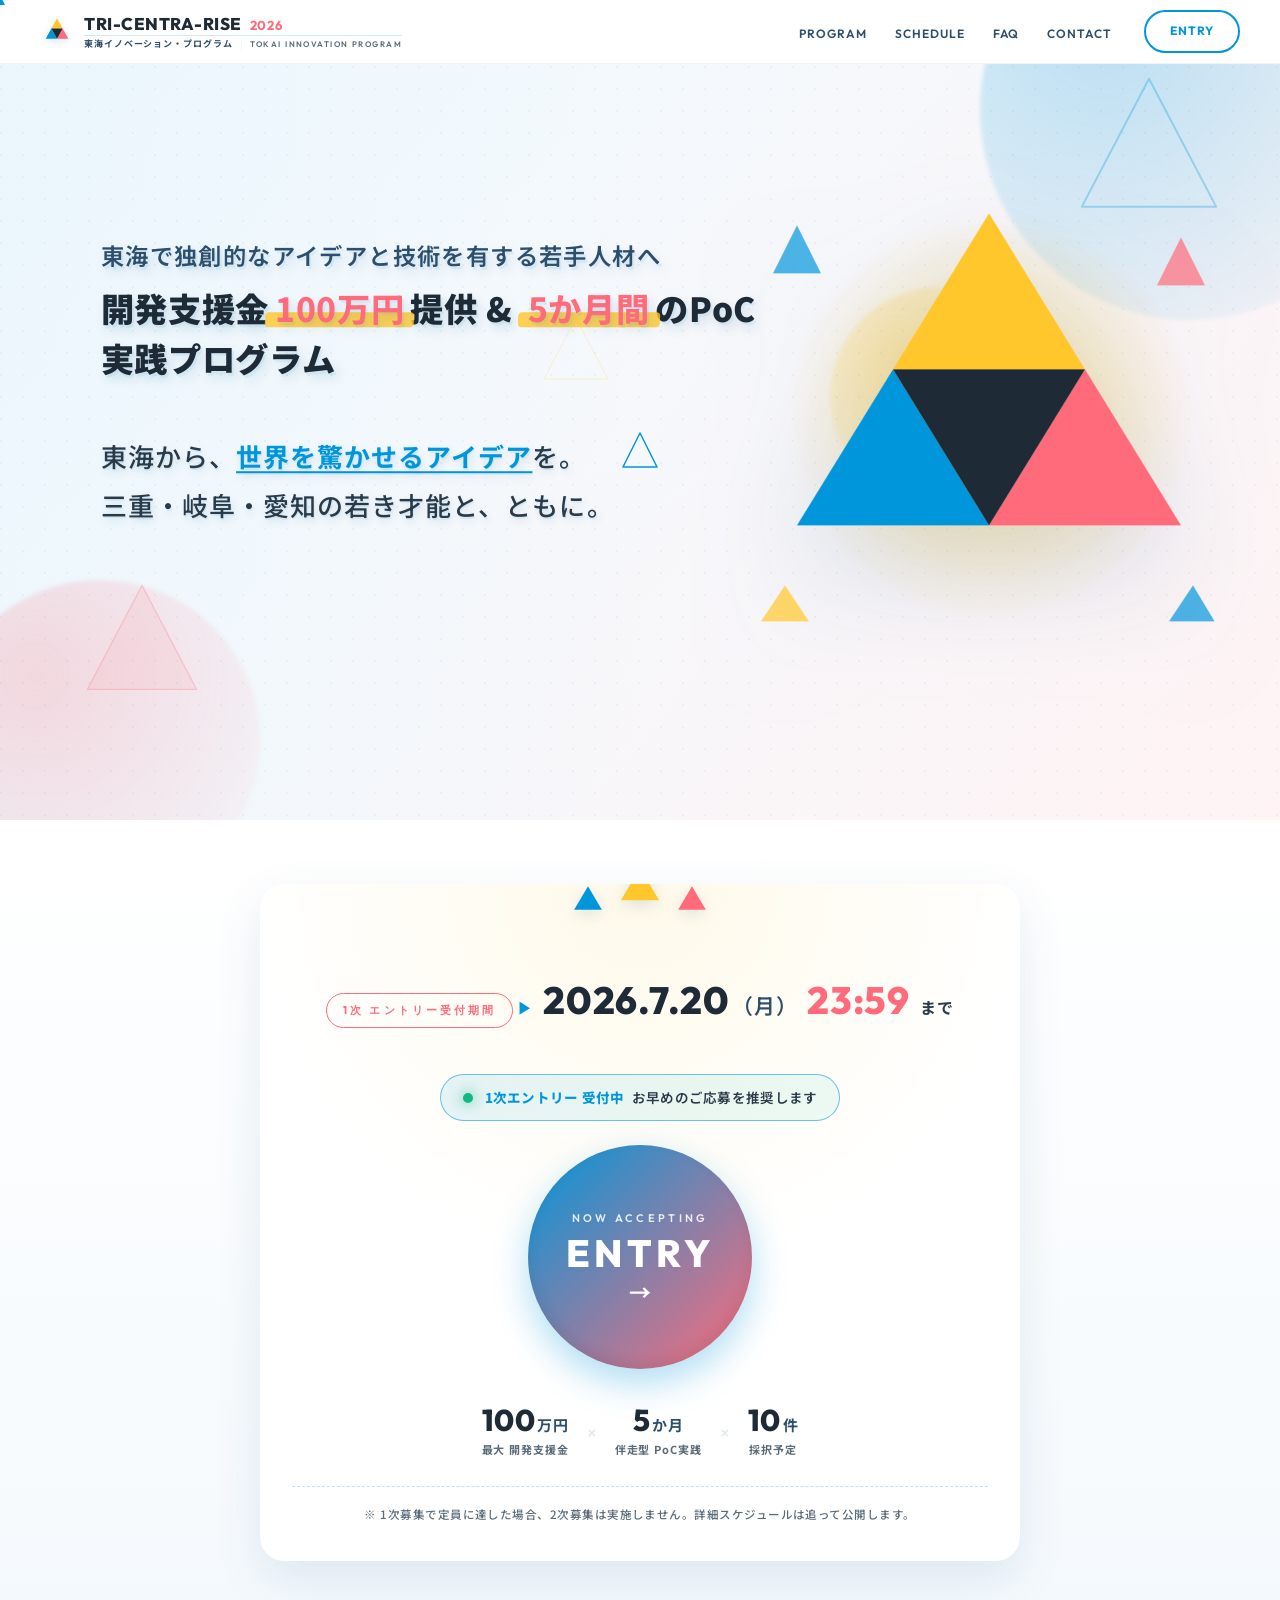
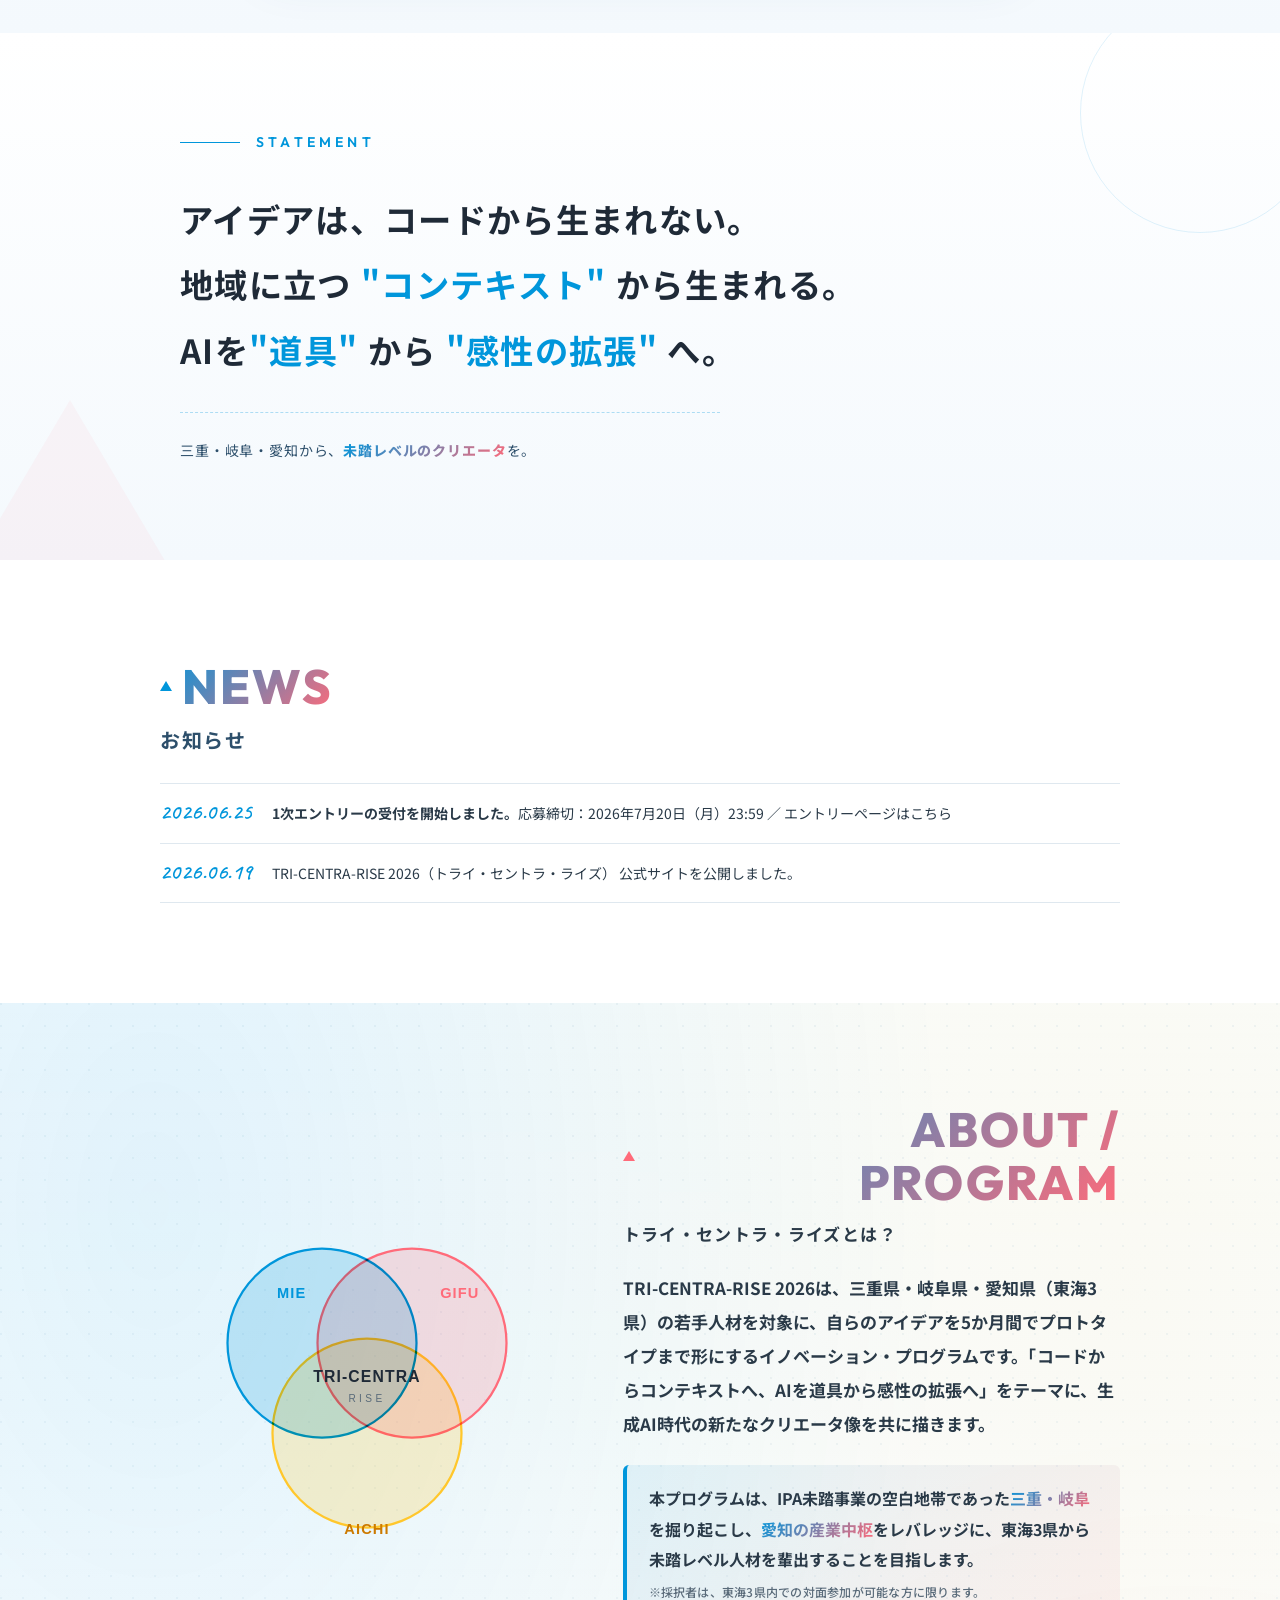
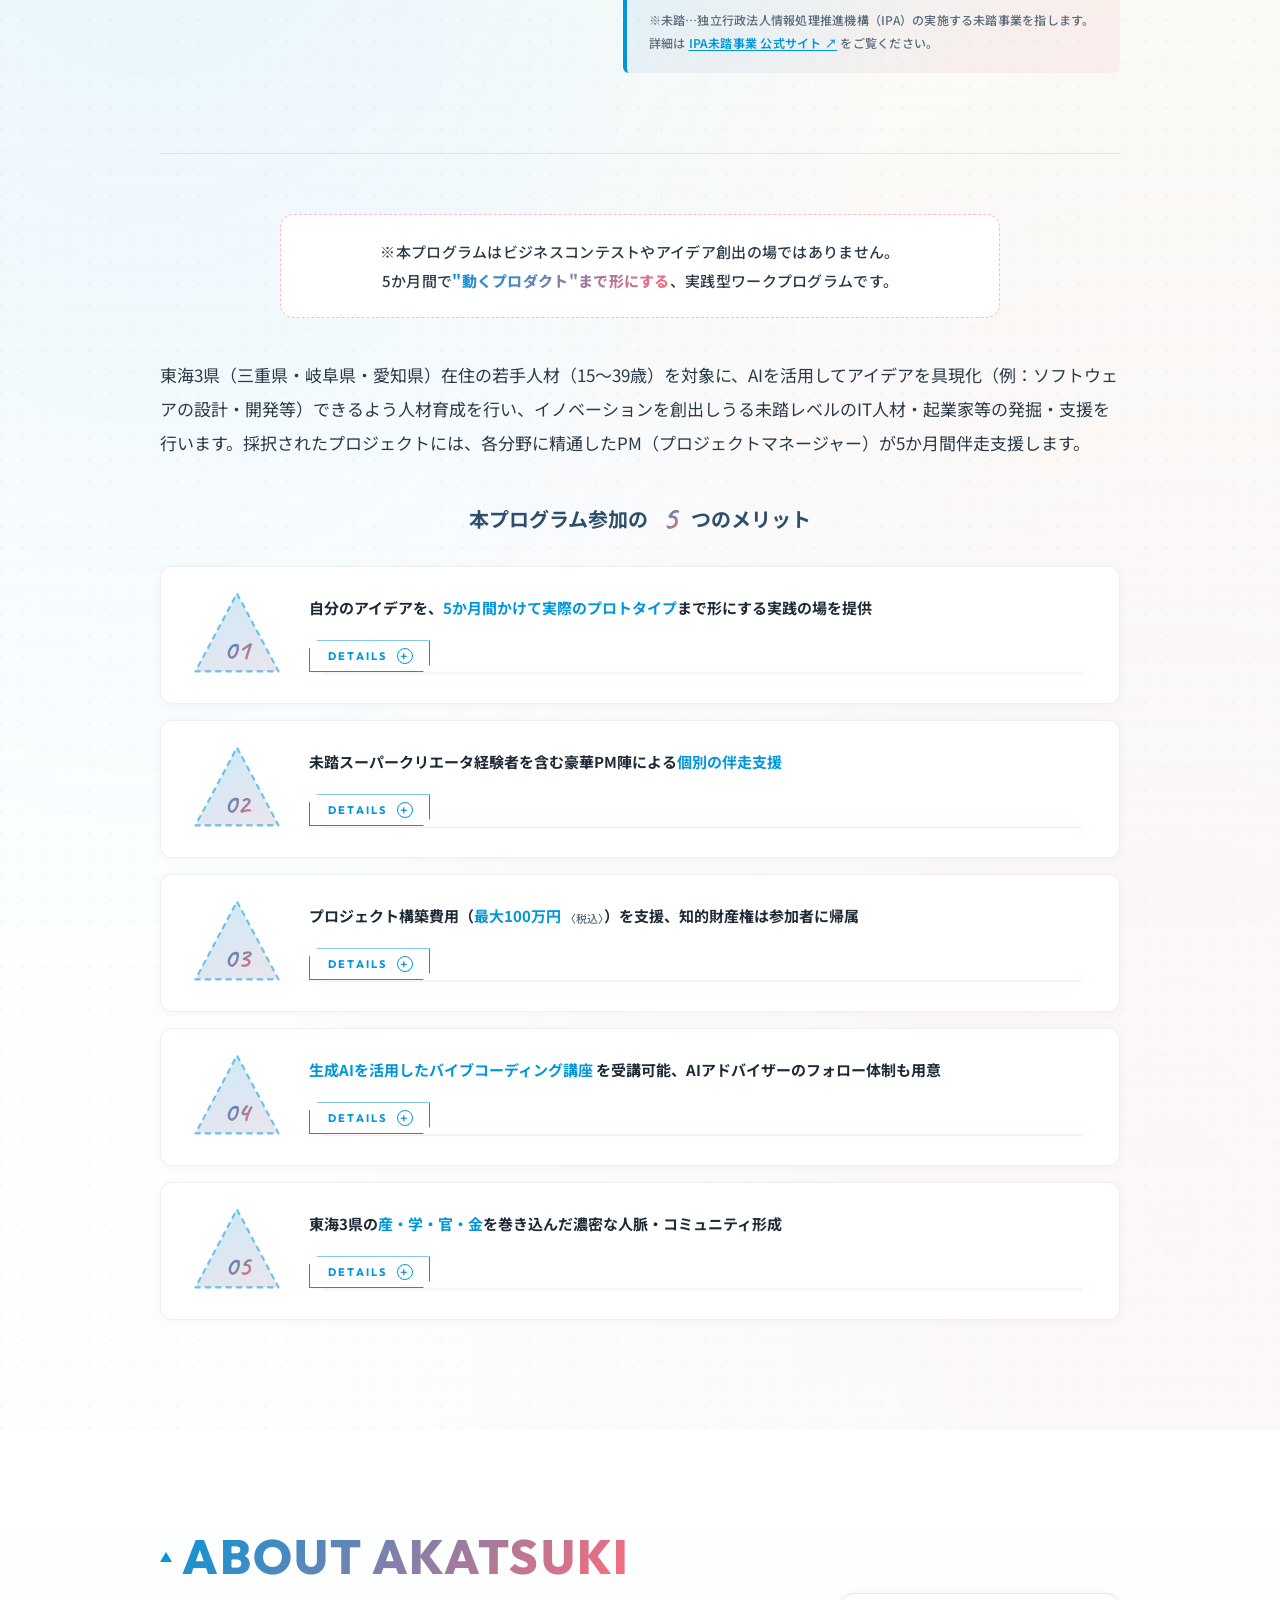
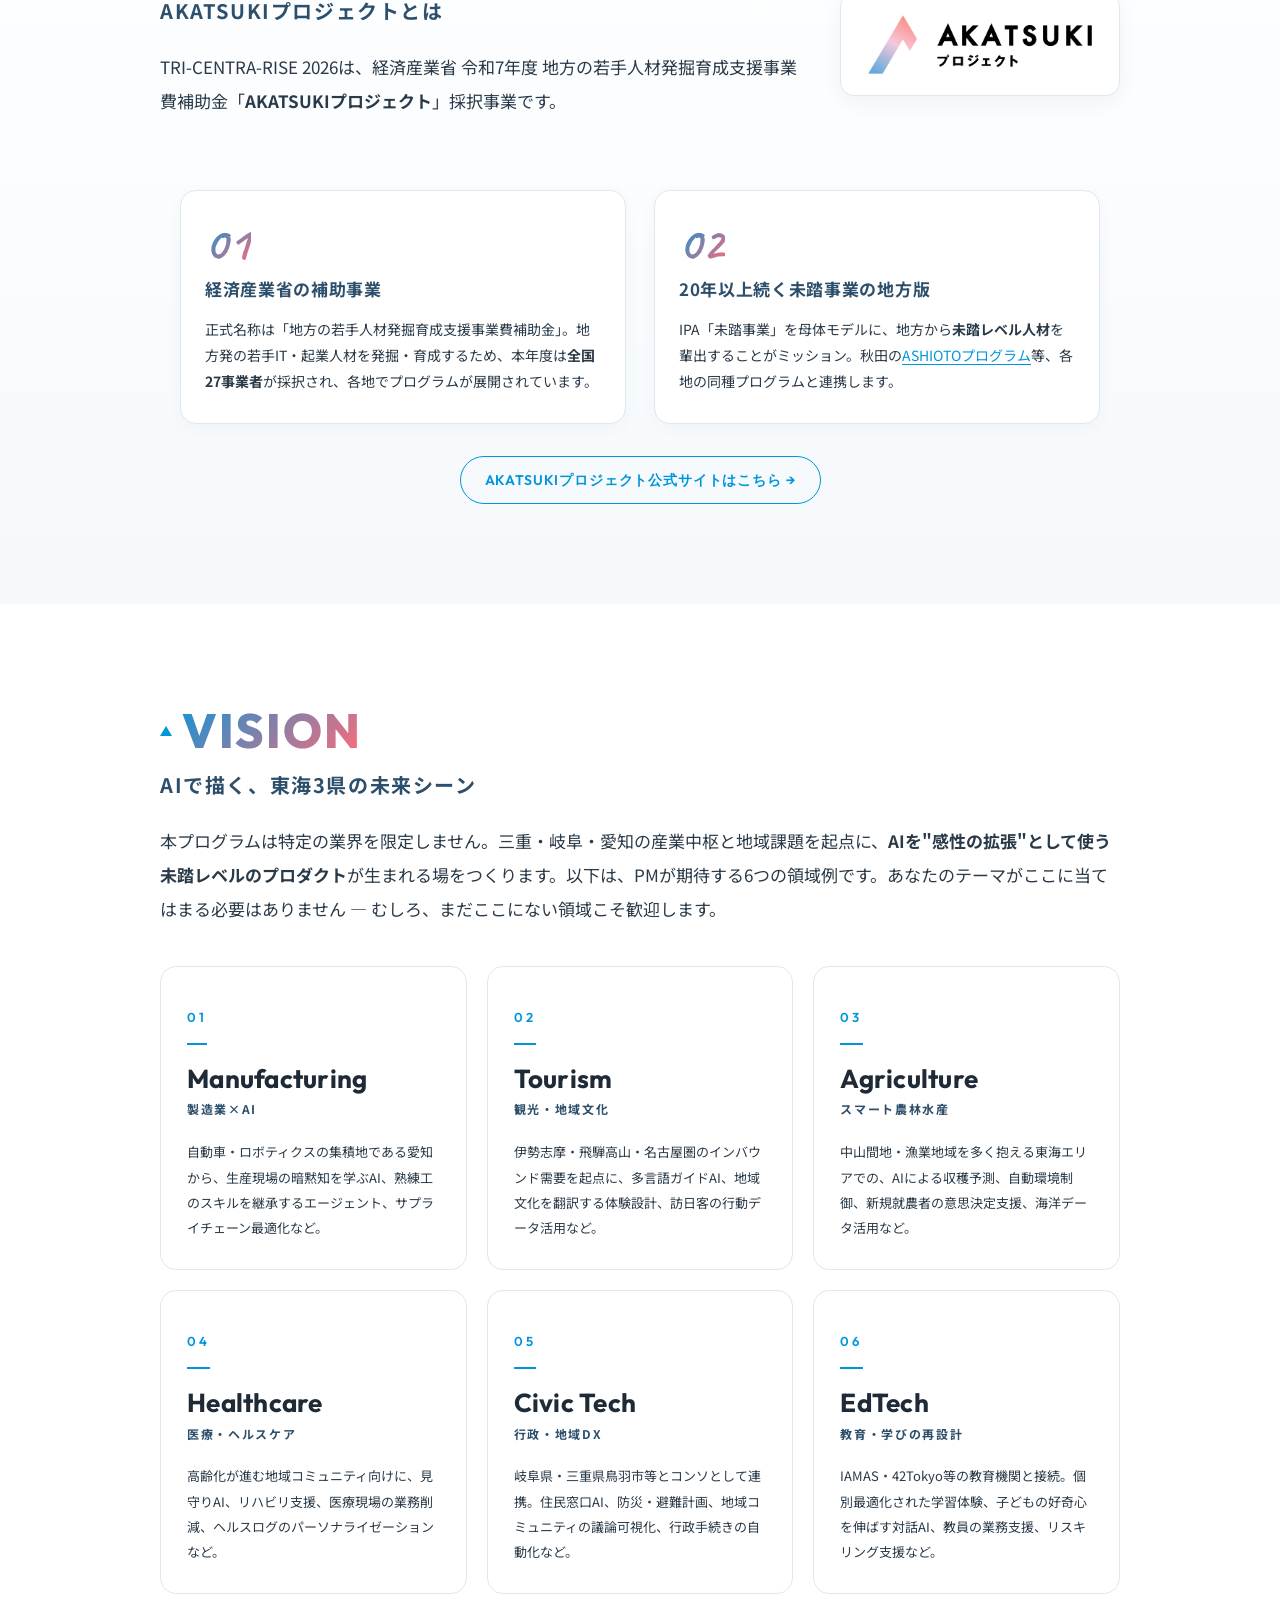
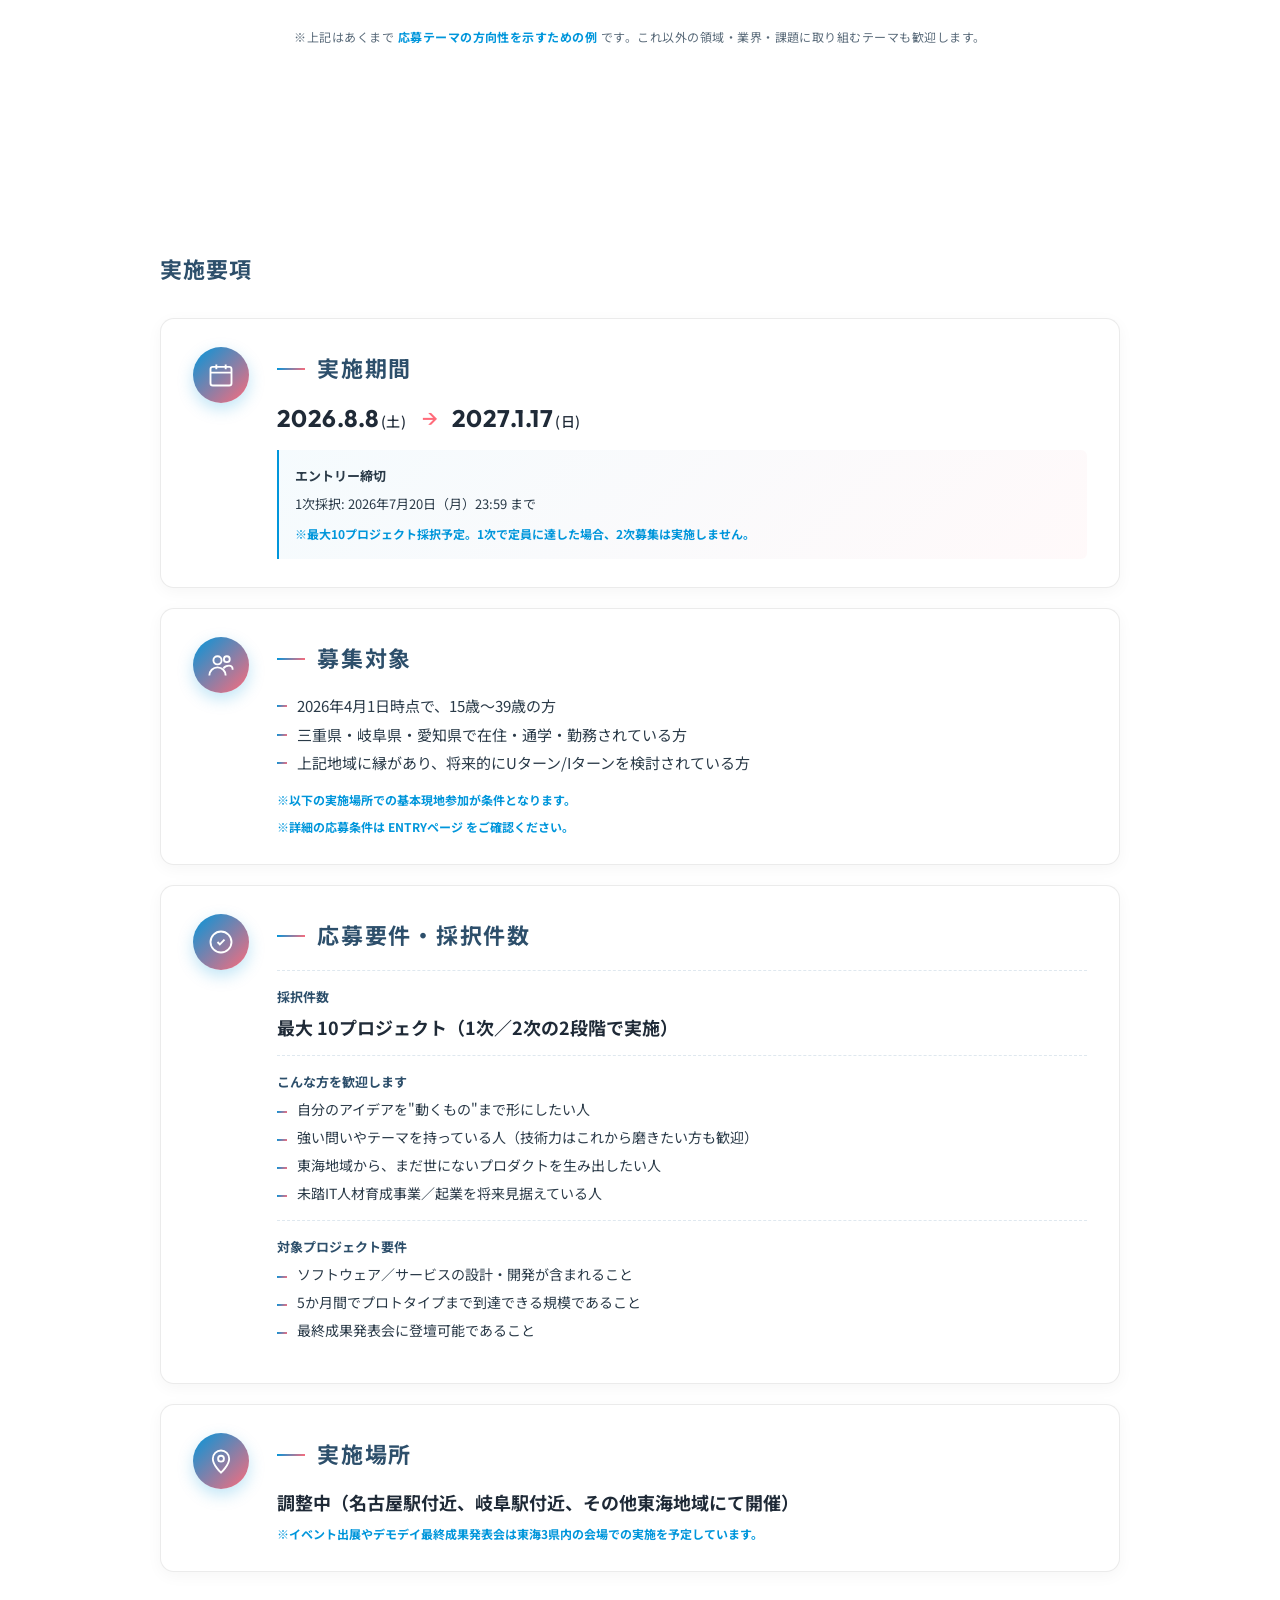
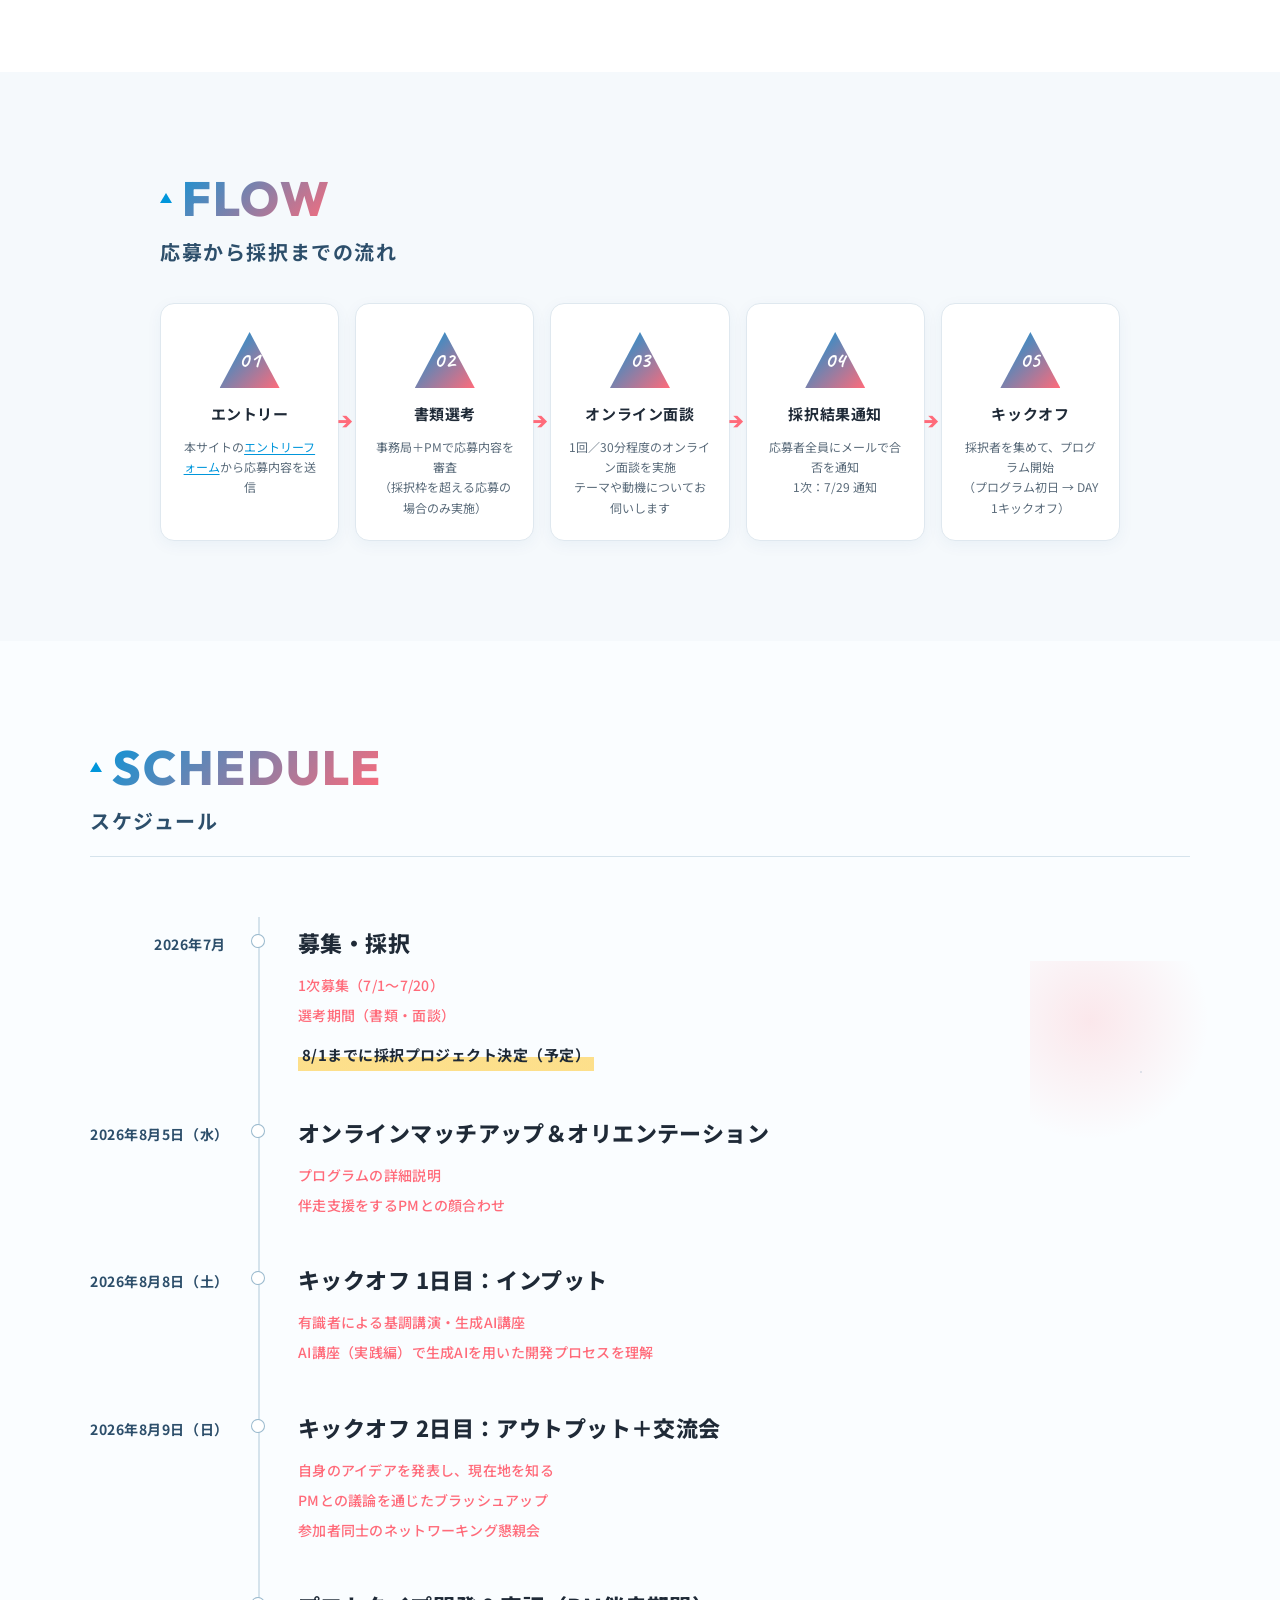
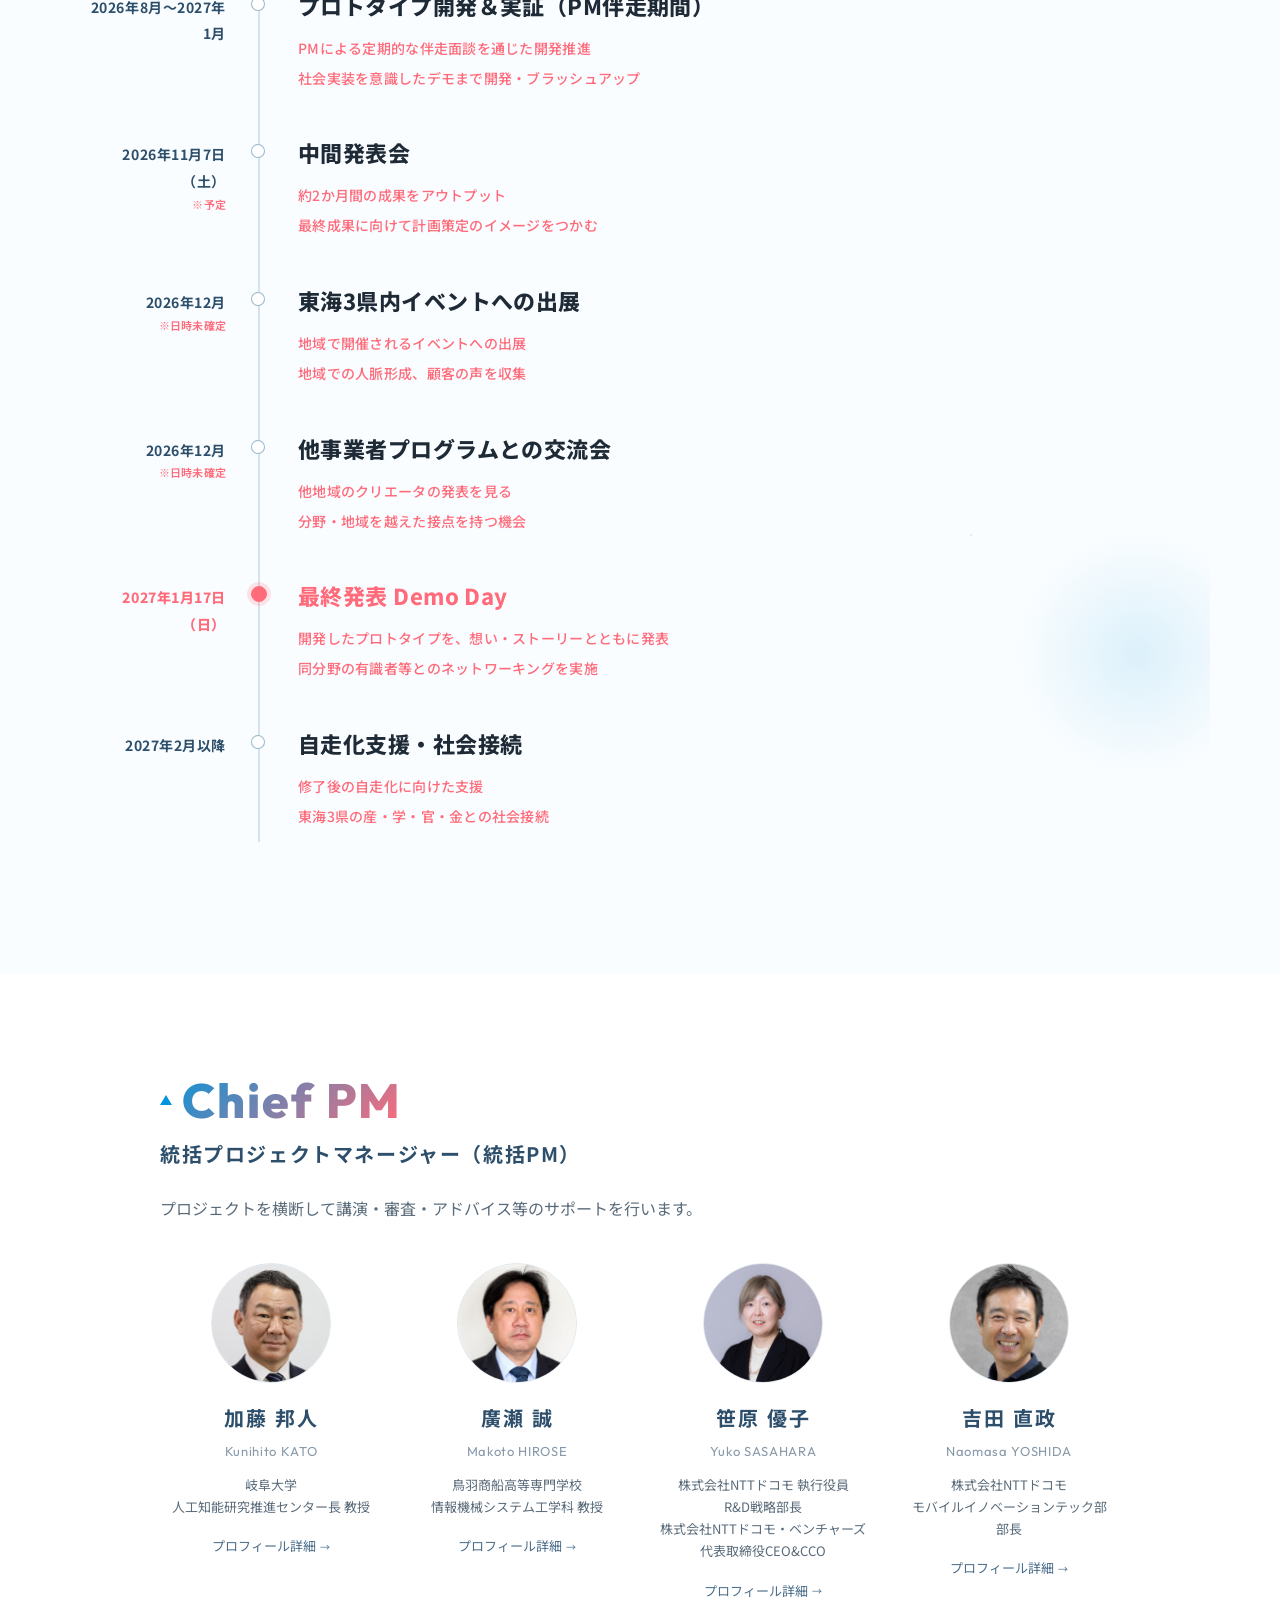
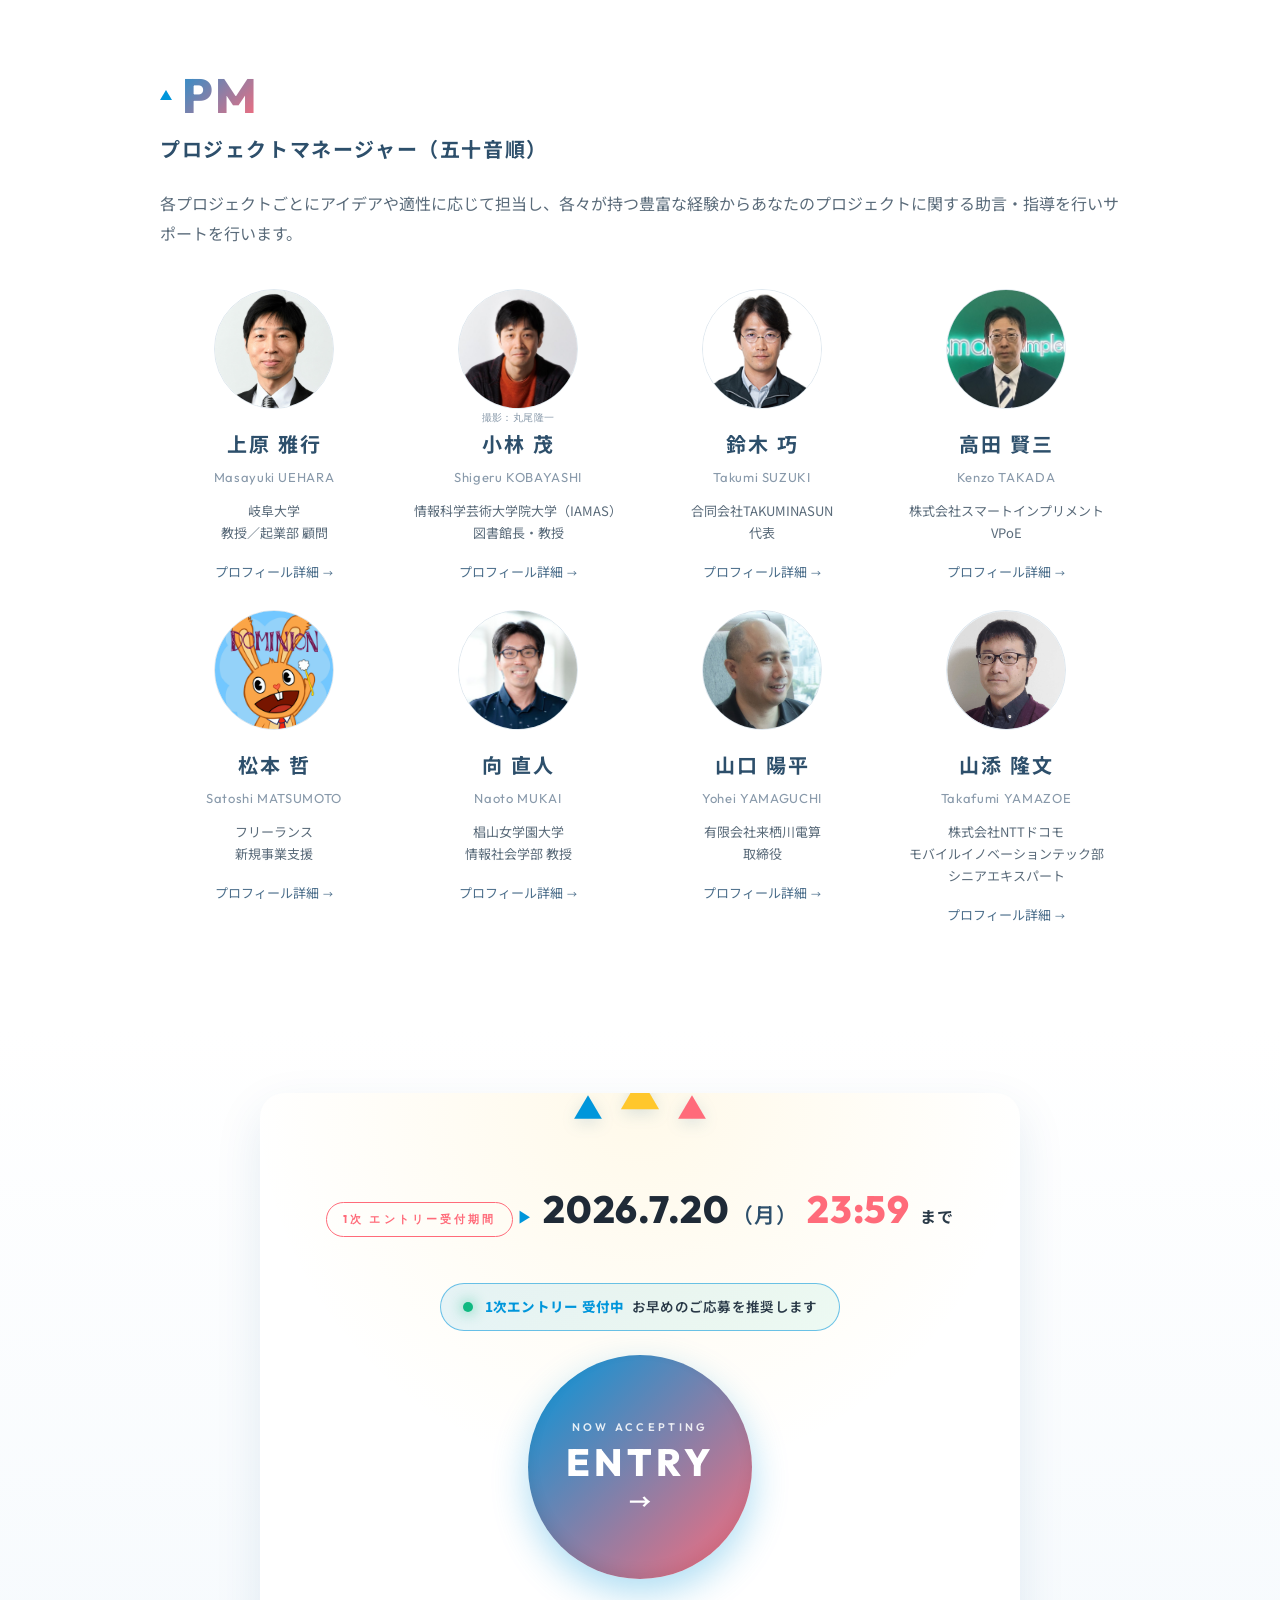
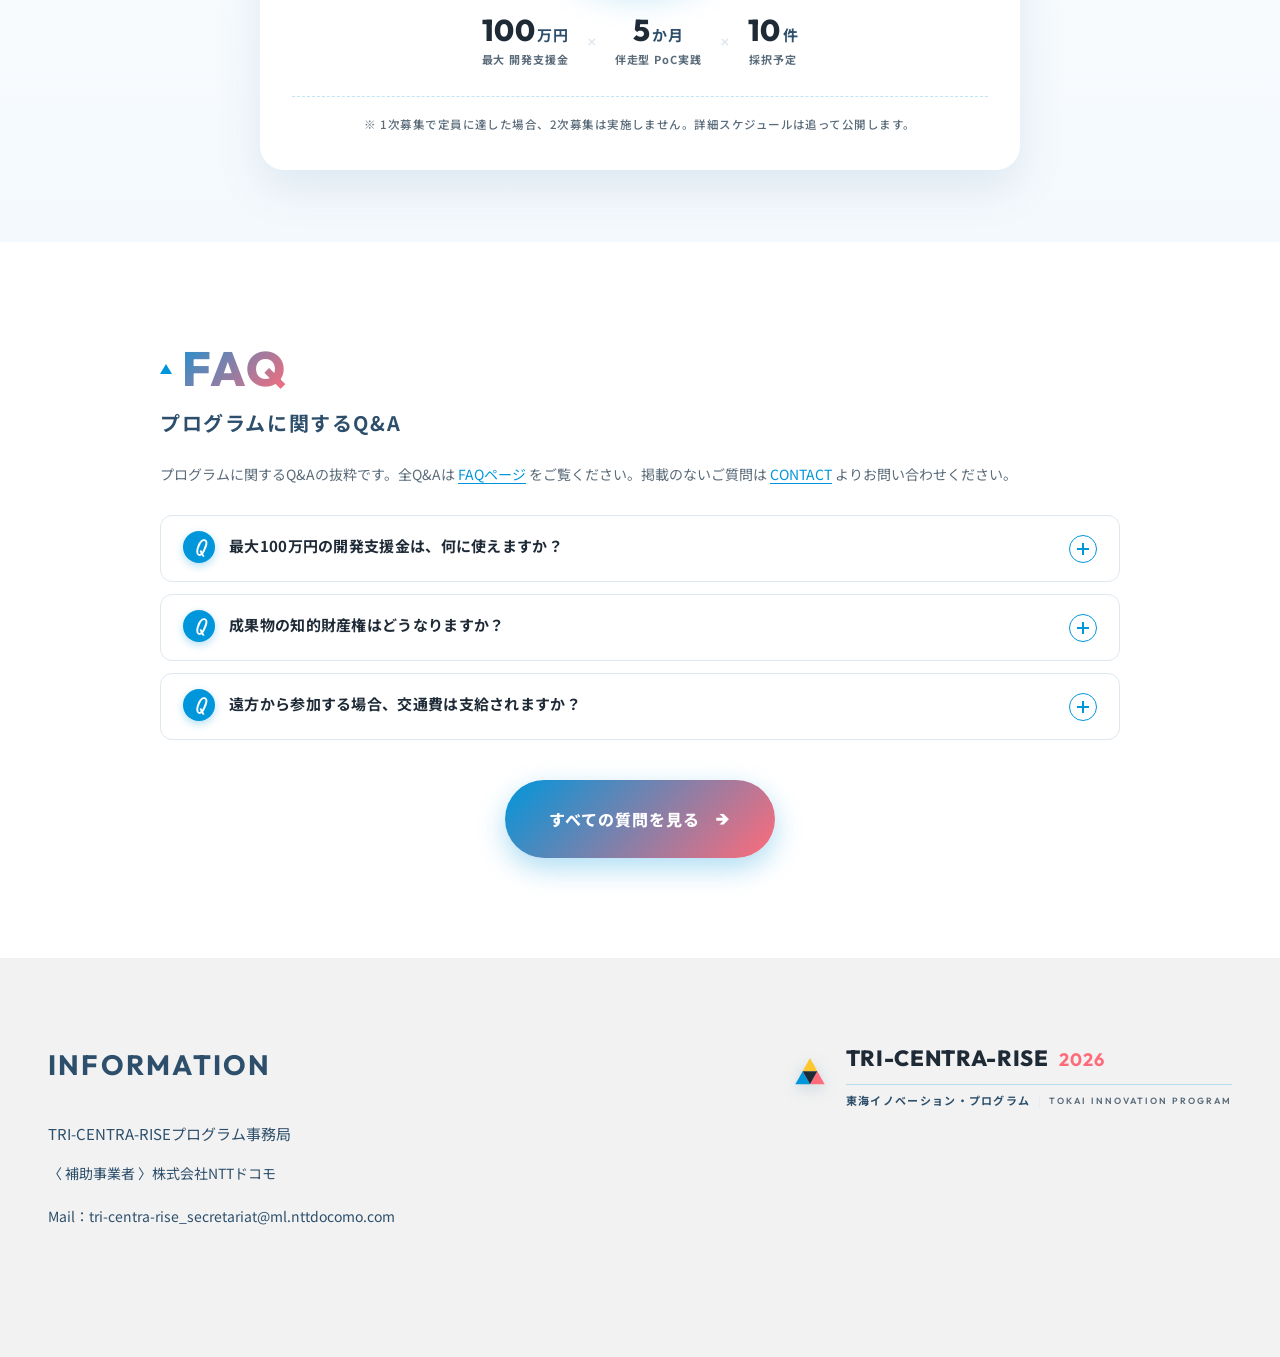
<file: index.html>
<!DOCTYPE html>
<html lang="ja">
<head>
  <meta charset="UTF-8">
  <meta name="viewport" content="width=device-width, initial-scale=1.0">
  <title>TRI-CENTRA-RISE 2026 | 東海イノベーション・プログラム</title>
  <meta name="description" content="三重県・岐阜県・愛知県の若手人材を対象に、AIを感性の拡張へ昇華させるプロトタイプ開発を支援するイノベーション・プログラム。開発支援金最大100万円。">
  <link rel="canonical" href="https://tri-centra-rise.com/">
  <!-- OGP / Twitter Card -->
  <meta property="og:type" content="website">
  <meta property="og:site_name" content="TRI-CENTRA-RISE 2026">
  <meta property="og:title" content="TRI-CENTRA-RISE 2026 | 東海イノベーション・プログラム">
  <meta property="og:description" content="三重・岐阜・愛知の15〜39歳の若手人材へ。開発支援金最大100万円 & 5か月間のPoC実践プログラム。各分野第一線のPMが個別伴走。">
  <meta property="og:url" content="https://tri-centra-rise.com/">
  <meta property="og:image" content="https://tri-centra-rise.com/assets/images/og-image.png">
  <meta property="og:image:width" content="1200">
  <meta property="og:image:height" content="630">
  <meta property="og:locale" content="ja_JP">
  <meta name="twitter:card" content="summary_large_image">
  <meta name="twitter:title" content="TRI-CENTRA-RISE 2026 | 東海イノベーション・プログラム">
  <meta name="twitter:description" content="三重・岐阜・愛知の15〜39歳の若手人材へ。開発支援金最大100万円 & 5か月間のPoC実践プログラム。">
  <meta name="twitter:image" content="https://tri-centra-rise.com/assets/images/og-image.png">
  <link rel="preconnect" href="https://fonts.googleapis.com">
  <link rel="preconnect" href="https://fonts.gstatic.com" crossorigin>
  <link href="https://fonts.googleapis.com/css2?family=Outfit:wght@300;400;500;600;700;800&family=Noto+Sans+JP:wght@300;400;500;700&family=Caveat:wght@500;600;700&display=swap" rel="stylesheet">
  <link rel="icon" type="image/svg+xml" href="assets/images/favicon.svg">
  <link rel="alternate icon" type="image/svg+xml" href="assets/images/favicon.svg">
  <link rel="stylesheet" href="css/style.css">
  <!-- Google tag (gtag.js) - GA4 -->
  <script async src="https://www.googletagmanager.com/gtag/js?id=G-L28BN9L57G"></script>
  <script>
    window.dataLayer = window.dataLayer || [];
    function gtag(){dataLayer.push(arguments);}
    gtag('js', new Date());
    gtag('config', 'G-L28BN9L57G');
  </script>
</head>
<body>

<!-- Custom Cursor -->
<div class="cursor-dot" id="cursorDot" aria-hidden="true">
  <svg viewBox="0 0 12 12" xmlns="http://www.w3.org/2000/svg"><polygon points="6,1 11,11 1,11" fill="currentColor"/></svg>
</div>
<div class="cursor-ring" id="cursorRing" aria-hidden="true">
  <svg viewBox="0 0 40 40" xmlns="http://www.w3.org/2000/svg"><polygon points="20,3 37,37 3,37" fill="none" stroke="currentColor" stroke-width="1.5" stroke-linejoin="round"/></svg>
</div>

<!-- HEADER -->
<header>
  <a href="#" class="header-logo">
    <span class="header-logo-mark" aria-hidden="true">
      <svg viewBox="0 0 60 56" xmlns="http://www.w3.org/2000/svg">
        <!-- TRI = 3つの三角でCENTRAを形成しRISE -->
        <polygon points="30,4 40,22 20,22" fill="#ffc72c"/>
        <polygon points="20,22 30,40 10,40" fill="#0096db"/>
        <polygon points="40,22 50,40 30,40" fill="#ff6b7a"/>
        <polygon points="30,40 40,22 20,22" fill="#1f2a37"/>
      </svg>
    </span>
    <span class="header-logo-stack">
      <span class="header-logo-line1">
        <span class="header-logo-text">TRI-CENTRA-RISE</span>
        <span class="header-logo-year">2026</span>
      </span>
      <span class="header-logo-line2">
        <span class="header-logo-sub-ja">東海イノベーション・プログラム</span>
        <span class="header-logo-sub-sep">|</span>
        <span class="header-logo-sub-en">TOKAI INNOVATION PROGRAM</span>
      </span>
    </span>
  </a>
  <button class="nav-toggle" id="navToggle" aria-label="メニュー"><span></span><span></span><span></span></button>
  <div class="header-right">
    <nav>
      <ul>
        <li><a href="#program">PROGRAM</a></li>
        <li><a href="#schedule">SCHEDULE</a></li>
        <li><a href="faq.html">FAQ</a></li>
        <li><a href="contact.html">CONTACT</a></li>
      </ul>
    </nav>
    <a href="entry.html" class="header-entry">ENTRY</a>
  </div>
</header>

<!-- MOBILE NAV -->
<div class="mobile-nav" id="mobileNav">
  <ul>
    <li><a href="#program">PROGRAM</a></li>
    <li><a href="#schedule">SCHEDULE</a></li>
    <li><a href="faq.html">FAQ</a></li>
    <li><a href="contact.html">CONTACT</a></li>
  </ul>
  <div class="mobile-nav-cta">
    <a href="entry.html" class="header-entry">ENTRY</a>
  </div>
</div>

<!-- HERO -->
<section class="hero">
  <div class="hero-bg-deco" aria-hidden="true">
    <span class="bg-circle bg-circle-1"></span>
    <span class="bg-circle bg-circle-2"></span>
    <span class="bg-circle bg-circle-3"></span>
    <svg class="bg-tri bg-tri-1" viewBox="0 0 100 100" xmlns="http://www.w3.org/2000/svg"><polygon points="50,8 92,88 8,88" fill="none" stroke="rgba(0,150,219,0.35)" stroke-width="1.2" stroke-linejoin="round"/></svg>
    <svg class="bg-tri bg-tri-2" viewBox="0 0 100 100" xmlns="http://www.w3.org/2000/svg"><polygon points="50,8 92,88 8,88" fill="rgba(255,107,122,0.10)" stroke="rgba(255,107,122,0.32)" stroke-width="1" stroke-linejoin="round"/></svg>
    <svg class="bg-tri bg-tri-3" viewBox="0 0 100 100" xmlns="http://www.w3.org/2000/svg"><polygon points="50,8 92,88 8,88" fill="none" stroke="rgba(255,199,44,0.4)" stroke-width="1" stroke-linejoin="round"/></svg>
    <span class="bg-dotgrid"></span>
  </div>

  <!-- KEY VISUAL MARK: 3つの三角がCENTRAに集まりRISE -->
  <div class="hero-mark" aria-hidden="true">
    <svg viewBox="0 0 400 380" xmlns="http://www.w3.org/2000/svg">
      <defs>
        <radialGradient id="markGlow" cx="0.5" cy="0.5" r="0.5">
          <stop offset="0" stop-color="#ffc72c" stop-opacity="0.45"/>
          <stop offset="1" stop-color="#ffc72c" stop-opacity="0"/>
        </radialGradient>
      </defs>

      <!-- 背景グロー -->
      <circle class="mark-glow" cx="200" cy="200" r="170" fill="url(#markGlow)"/>

      <!-- 上の三角 (YELLOW) -->
      <polygon class="mark-tri tri-top"   points="200,30 280,160 120,160" fill="#ffc72c"/>
      <!-- 左下の三角 (CYAN) -->
      <polygon class="mark-tri tri-left"  points="120,160 200,290 40,290"  fill="#0096db"/>
      <!-- 右下の三角 (CORAL) -->
      <polygon class="mark-tri tri-right" points="280,160 360,290 200,290" fill="#ff6b7a"/>
      <!-- 中央の逆三角 (DARK = "CENTRA") -->
      <polygon class="mark-tri tri-center" points="200,290 280,160 120,160" fill="#1f2a37"/>

      <!-- 装飾: 周囲の細い三角粒子 -->
      <polygon class="mark-particle p1" points="40,40 60,80 20,80" fill="#0096db"/>
      <polygon class="mark-particle p2" points="360,50 380,90 340,90" fill="#ff6b7a"/>
      <polygon class="mark-particle p3" points="30,340 50,370 10,370" fill="#ffc72c"/>
      <polygon class="mark-particle p4" points="370,340 388,370 350,370" fill="#0096db"/>
    </svg>
  </div>

  <div class="hero-overlay"></div>
  <div class="hero-text">
    <p class="hero-catch">
      <span class="hero-catch-line1">東海で独創的なアイデアと技術を有する若手人材へ</span>
      <span class="hero-catch-line2">開発支援金<span class="hero-catch-accent">100万円</span>提供 &amp; <span class="hero-catch-accent">5か月間</span>のPoC実践プログラム</span>
    </p>
    <p class="hero-tagline">
      東海から、<span class="hero-tagline-accent">世界を驚かせるアイデア</span>を。<br>
      三重・岐阜・愛知の若き才能と、ともに。
    </p>
  </div>
</section>

<!-- HERO CTA -->
<div class="hero-cta-wrap">
  <div class="tcr-entry-card">
    <div class="tcr-entry-deco" aria-hidden="true">
      <svg viewBox="0 0 60 60" class="entry-deco-tri tri-l"><polygon points="30,8 56,52 4,52" fill="#0096db"/></svg>
      <svg viewBox="0 0 60 60" class="entry-deco-tri tri-c"><polygon points="30,8 56,52 4,52" fill="#ffc72c"/></svg>
      <svg viewBox="0 0 60 60" class="entry-deco-tri tri-r"><polygon points="30,8 56,52 4,52" fill="#ff6b7a"/></svg>
    </div>

    <div class="tcr-entry-meta">
      <p class="tcr-entry-stage-label">1次 エントリー受付期間</p>
      <p class="tcr-entry-deadline">
        <span class="tcr-entry-deadline-icon" aria-hidden="true">▶</span>
        <span class="tcr-entry-deadline-date">2026.7.20<small class="dow">（月）</small> <span class="tcr-entry-deadline-time">23:59</span></span>
        <span class="tcr-entry-deadline-suffix">まで</span>
      </p>
    </div>

    <p class="tcr-entry-prep tcr-entry-prep--active" aria-live="polite">
      <span class="tcr-entry-prep-dot" aria-hidden="true"></span>
      <span class="tcr-entry-prep-text">
        <strong>1次エントリー 受付中</strong>
        お早めのご応募を推奨します
      </span>
    </p>

    <a href="entry.html" class="tcr-entry-btn" aria-label="エントリーフォームへ">
      <span class="tcr-entry-btn-ring" aria-hidden="true"></span>
      <span class="tcr-entry-btn-ring-2" aria-hidden="true"></span>
      <span class="tcr-entry-btn-inner">
        <span class="tcr-entry-btn-eyebrow">NOW ACCEPTING</span>
        <span class="tcr-entry-btn-label">ENTRY</span>
        <span class="tcr-entry-btn-arrow" aria-hidden="true">→</span>
      </span>
    </a>

    <div class="tcr-entry-perks">
      <div class="tcr-entry-perk">
        <span class="tcr-entry-perk-num">100<small class="unit">万円</small></span>
        <span class="tcr-entry-perk-label">最大 開発支援金</span>
      </div>
      <span class="tcr-entry-perk-sep" aria-hidden="true">×</span>
      <div class="tcr-entry-perk">
        <span class="tcr-entry-perk-num">5<small class="unit">か月</small></span>
        <span class="tcr-entry-perk-label">伴走型 PoC実践</span>
      </div>
      <span class="tcr-entry-perk-sep" aria-hidden="true">×</span>
      <div class="tcr-entry-perk">
        <span class="tcr-entry-perk-num">10<small class="unit">件</small></span>
        <span class="tcr-entry-perk-label">採択予定</span>
      </div>
    </div>

    <p class="tcr-entry-note">※ 1次募集で定員に達した場合、2次募集は実施しません。詳細スケジュールは追って公開します。</p>
  </div>
</div>

<!-- STATEMENT -->
<section class="statement-section fade-in" id="statement">
  <div class="statement-inner">
    <p class="statement-eyebrow"><span class="statement-eyebrow-line"></span>STATEMENT</p>
    <h2 class="statement-text">
      <span class="statement-line">アイデアは、コードから生まれない。</span>
      <span class="statement-line">地域に立つ <em class="statement-em">"コンテキスト"</em> から生まれる。</span>
      <span class="statement-line">AIを<em class="statement-em">"道具"</em> から <em class="statement-em">"感性の拡張"</em> へ。</span>
    </h2>
    <p class="statement-note">三重・岐阜・愛知から、<strong>未踏レベルのクリエータ</strong>を。</p>
  </div>
</section>

<!-- NEWS -->
<section class="section" id="news">
  <div class="section-inner fade-in">
    <div class="section-heading">
      <span class="section-heading-en">NEWS</span>
      <p class="section-heading-ja">お知らせ</p>
    </div>
    <div class="news-list">
      <div class="news-item">
        <span class="news-date">2026.06.25</span>
        <p><strong>1次エントリーの受付を開始しました。</strong>応募締切：2026年7月20日（月）23:59 ／ <a href="entry.html">エントリーページはこちら</a></p>
      </div>
      <div class="news-item">
        <span class="news-date">2026.06.19</span>
        <p>TRI-CENTRA-RISE 2026（トライ・セントラ・ライズ） 公式サイトを公開しました。</p>
      </div>
    </div>
  </div>
</section>

<!-- ABOUT -->
<section class="about-section" id="about">
  <span class="anchor-target" id="program" aria-hidden="true"></span>
  <div class="about-inner fade-in">
    <div class="about-visual">
      <div class="about-key">
        <svg class="about-key-svg" viewBox="0 0 320 320" xmlns="http://www.w3.org/2000/svg" aria-hidden="true">
          <circle class="key-circle c1" cx="120" cy="120" r="84" fill="rgba(0,150,219,0.20)" stroke="#0096db" stroke-width="2"/>
          <circle class="key-circle c2" cx="200" cy="120" r="84" fill="rgba(255,107,122,0.20)" stroke="#ff6b7a" stroke-width="2"/>
          <circle class="key-circle c3" cx="160" cy="200" r="84" fill="rgba(255,199,44,0.22)" stroke="#ffc72c" stroke-width="2"/>
          <text class="key-label" x="80" y="80" font-family="Roboto, sans-serif" font-size="13" font-weight="700" fill="#0096db" letter-spacing="1">MIE</text>
          <text class="key-label" x="225" y="80" font-family="Roboto, sans-serif" font-size="13" font-weight="700" fill="#ff6b7a" letter-spacing="1">GIFU</text>
          <text class="key-label" x="160" y="290" font-family="Roboto, sans-serif" font-size="13" font-weight="700" fill="#cc7a00" letter-spacing="1" text-anchor="middle">AICHI</text>
          <text class="key-center-label key-label" x="160" y="155" font-family="Roboto, sans-serif" font-size="14" font-weight="700" fill="#1f2a37" text-anchor="middle" letter-spacing="1">TRI-CENTRA</text>
          <text class="key-label" x="160" y="172" font-family="Roboto, sans-serif" font-size="9" font-weight="500" fill="#5a6b7a" text-anchor="middle" letter-spacing="3">RISE</text>
        </svg>
      </div>
    </div>
    <div class="about-text-block">
      <div class="section-heading">
        <span class="section-heading-en" style="color: var(--brown);">ABOUT / PROGRAM</span>
        <p class="section-heading-ja">トライ・セントラ・ライズとは？</p>
      </div>
      <p>TRI-CENTRA-RISE 2026は、三重県・岐阜県・愛知県（東海3県）の若手人材を対象に、自らのアイデアを<strong>5か月間でプロトタイプまで形にする</strong>イノベーション・プログラムです。<strong>「コードからコンテキストへ、AIを道具から感性の拡張へ」</strong>をテーマに、生成AI時代の新たなクリエータ像を共に描きます。</p>
      <p class="about-highlight">本プログラムは、IPA未踏事業の空白地帯であった<strong>三重・岐阜</strong>を掘り起こし、<strong>愛知の産業中枢</strong>をレバレッジに、東海3県から未踏レベル人材を輩出することを目指します。<span class="about-highlight-note">※採択者は、東海3県内での対面参加が可能な方に限ります。</span><span class="about-highlight-note">※未踏…独立行政法人情報処理推進機構（IPA）の実施する未踏事業を指します。詳細は <a href="https://www.ipa.go.jp/jinzai/mitou/koubo/" target="_blank" rel="noopener" class="about-link-inline">IPA未踏事業 公式サイト ↗</a> をご覧ください。</span></p>
    </div>
  </div>

  <!-- PROGRAM 内容（統合） -->
  <div class="about-program-block">
    <p class="about-callout fade-in">
      ※本プログラムはビジネスコンテストやアイデア創出の場ではありません。<br>
      5か月間で<strong>"動くプロダクト"まで形にする</strong>、実践型ワークプログラムです。
    </p>

    <p class="section-desc fade-in">東海3県（三重県・岐阜県・愛知県）在住の若手人材（15〜39歳）を対象に、AIを活用してアイデアを具現化（例：ソフトウェアの設計・開発等）できるよう人材育成を行い、イノベーションを創出しうる未踏レベルのIT人材・起業家等の発掘・支援を行います。採択されたプロジェクトには、各分野に精通したPM（プロジェクトマネージャー）が5か月間伴走支援します。</p>

    <p class="merits-heading fade-in">本プログラム参加の<span class="merits-heading-num">5</span>つのメリット</p>
    <div class="merits-list fade-in">
      <div class="merit-item" data-merit>
        <span class="merit-icon"><span class="merit-icon-num">01</span></span>
        <div class="merit-content">
          <h5>自分のアイデアを、<strong>5か月間かけて実際のプロトタイプ</strong>まで形にする実践の場を提供</h5>
          <button class="merit-toggle" type="button">DETAILS<span class="merit-toggle-icon">+</span></button>
          <div class="merit-detail">
            <p>「やってみたい」で終わらせず、ユーザー検証・プロトタイプ開発・成果発表までを一貫して経験。プログラム修了時には実動するプロダクト、ピッチ経験、最終発表会での登壇実績が手元に残ります。</p>
          </div>
        </div>
      </div>
      <div class="merit-item" data-merit>
        <span class="merit-icon"><span class="merit-icon-num">02</span></span>
        <div class="merit-content">
          <h5>未踏スーパークリエータ経験者を含む豪華PM陣による<strong>個別の伴走支援</strong></h5>
          <button class="merit-toggle" type="button">DETAILS<span class="merit-toggle-icon">+</span></button>
          <div class="merit-detail">
            <p>未踏事業の経験者（山添・山口・小林）をはじめ、AI研究・スタートアップ・教育の最前線で活躍するメンターを多数配置。アイデアが自身のビジネスや人脈に届く仲間になる機会を提供します。</p>
          </div>
        </div>
      </div>
      <div class="merit-item" data-merit>
        <span class="merit-icon"><span class="merit-icon-num">03</span></span>
        <div class="merit-content">
          <h5>プロジェクト構築費用（<strong>最大100万円</strong><span class="merit-inline-note">〈税込〉</span>）を支援、知的財産権は参加者に帰属</h5>
          <button class="merit-toggle" type="button">DETAILS<span class="merit-toggle-icon">+</span></button>
          <div class="merit-detail">
            <p>プログラム期間中の開発に要する人件費の計上＋国内旅費＋プログラム事務局の定める生成AIサービス利用料の三科目（すべて実費精算）への充当を基本とし、上記以外の利用用途については事務局が審議の上利用可否について判断します。本プログラムの成果の知的財産権は参加者に帰属するので、安心して自身のアイデアを具体化いただくことができます。</p>
          </div>
        </div>
      </div>
      <div class="merit-item" data-merit>
        <span class="merit-icon"><span class="merit-icon-num">04</span></span>
        <div class="merit-content">
          <h5><strong>生成AIを活用したバイブコーディング講座</strong> を受講可能、AIアドバイザーのフォロー体制も用意</h5>
          <button class="merit-toggle" type="button">DETAILS<span class="merit-toggle-icon">+</span></button>
          <div class="merit-detail">
            <p>初日には生成AIを用いたバイブコーディング（Vibe Coding）の講座を受講でき、プロダクト開発スピードと表現力を一段引き上げます。非エンジニアの方もアイデアを形にしやすい環境を提供します。既にバイブコーディングを活用している方にとっても、バイブコーディングに詳しいAIアドバイザーがあなたを期間中サポートします。</p>
          </div>
        </div>
      </div>
      <div class="merit-item" data-merit>
        <span class="merit-icon"><span class="merit-icon-num">05</span></span>
        <div class="merit-content">
          <h5>東海3県の<strong>産・学・官・金</strong>を巻き込んだ濃密な人脈・コミュニティ形成</h5>
          <button class="merit-toggle" type="button">DETAILS<span class="merit-toggle-icon">+</span></button>
          <div class="merit-detail">
            <p><strong>東海3県それぞれに、地域を代表する産・学・官のプレイヤーを擁する体制</strong>：<strong>三重</strong>は三重大学・鳥羽商船高専・鳥羽市・IXデジタル、<strong>岐阜</strong>は岐阜大学・IAMAS・ソフトピアジャパン・岐阜県、<strong>愛知</strong>は来栖川電算・スマートインプリメントが地元目線で連動。加えて42Tokyo等の教育機関、大垣共立銀行・日本政策金融公庫等の金融機関ともネットワークを形成し、クリエータの発掘・伴走・社会実装を多面的に支援します。修了後はアルムナイコミュニティを通じて、未踏事業へのトスアップ支援も用意しています。</p>
          </div>
        </div>
      </div>
    </div>
  </div>
</section>

<!-- ABOUT AKATSUKI -->
<section class="section akatsuki-context-section" id="akatsuki-context">
  <div class="section-inner fade-in">
    <div class="akatsuki-context-head">
      <div class="akatsuki-context-head-text">
        <div class="section-heading">
          <span class="section-heading-en">ABOUT AKATSUKI</span>
          <p class="section-heading-ja">AKATSUKIプロジェクトとは</p>
        </div>
        <p class="section-desc">TRI-CENTRA-RISE 2026は、経済産業省 令和7年度 地方の若手人材発掘育成支援事業費補助金「<strong>AKATSUKIプロジェクト</strong>」採択事業です。</p>
      </div>
      <div class="akatsuki-context-head-logo">
        <img src="assets/images/akatsuki_logotype.png" alt="AKATSUKIプロジェクト">
      </div>
    </div>
    <div class="akatsuki-context-grid">
      <div class="akatsuki-context-card">
        <span class="akatsuki-context-num">01</span>
        <h4>経済産業省の補助事業</h4>
        <p>正式名称は「地方の若手人材発掘育成支援事業費補助金」。地方発の若手IT・起業人材を発掘・育成するため、本年度は<strong>全国27事業者</strong>が採択され、各地でプログラムが展開されています。</p>
      </div>
      <div class="akatsuki-context-card">
        <span class="akatsuki-context-num">02</span>
        <h4>20年以上続く未踏事業の地方版</h4>
        <p>IPA「未踏事業」を母体モデルに、地方から<strong>未踏レベル人材</strong>を輩出することがミッション。秋田の<a href="https://ashioto-2026.com/" target="_blank" rel="noopener">ASHIOTOプログラム</a>等、各地の同種プログラムと連携します。</p>
      </div>
    </div>
    <p class="akatsuki-context-link"><a href="https://mitouteki.jp/" target="_blank" rel="noopener">AKATSUKIプロジェクト公式サイトはこちら →</a></p>
  </div>
</section>

<!-- VISION -->
<section class="section vision-section" id="vision">
  <div class="section-inner">
    <div class="section-heading fade-in">
      <span class="section-heading-en">VISION</span>
      <p class="section-heading-ja">AIで描く、東海3県の未来シーン</p>
    </div>
    <p class="section-desc fade-in">本プログラムは特定の業界を限定しません。三重・岐阜・愛知の産業中枢と地域課題を起点に、<strong>AIを"感性の拡張"として使う未踏レベルのプロダクト</strong>が生まれる場をつくります。以下は、PMが期待する6つの領域例です。あなたのテーマがここに当てはまる必要はありません — むしろ、まだここにない領域こそ歓迎します。</p>
    <div class="vision-grid fade-in">
      <div class="vision-card">
        <span class="vision-num">01</span>
        <h3 class="vision-title">Manufacturing</h3>
        <p class="vision-sub">製造業×AI</p>
        <p class="vision-desc">自動車・ロボティクスの集積地である愛知から、生産現場の暗黙知を学ぶAI、熟練工のスキルを継承するエージェント、サプライチェーン最適化など。</p>
      </div>
      <div class="vision-card">
        <span class="vision-num">02</span>
        <h3 class="vision-title">Tourism</h3>
        <p class="vision-sub">観光・地域文化</p>
        <p class="vision-desc">伊勢志摩・飛騨高山・名古屋圏のインバウンド需要を起点に、多言語ガイドAI、地域文化を翻訳する体験設計、訪日客の行動データ活用など。</p>
      </div>
      <div class="vision-card">
        <span class="vision-num">03</span>
        <h3 class="vision-title">Agriculture</h3>
        <p class="vision-sub">スマート農林水産</p>
        <p class="vision-desc">中山間地・漁業地域を多く抱える東海エリアでの、AIによる収穫予測、自動環境制御、新規就農者の意思決定支援、海洋データ活用など。</p>
      </div>
      <div class="vision-card">
        <span class="vision-num">04</span>
        <h3 class="vision-title">Healthcare</h3>
        <p class="vision-sub">医療・ヘルスケア</p>
        <p class="vision-desc">高齢化が進む地域コミュニティ向けに、見守りAI、リハビリ支援、医療現場の業務削減、ヘルスログのパーソナライゼーションなど。</p>
      </div>
      <div class="vision-card">
        <span class="vision-num">05</span>
        <h3 class="vision-title">Civic Tech</h3>
        <p class="vision-sub">行政・地域DX</p>
        <p class="vision-desc">岐阜県・三重県鳥羽市等とコンソとして連携。住民窓口AI、防災・避難計画、地域コミュニティの議論可視化、行政手続きの自動化など。</p>
      </div>
      <div class="vision-card">
        <span class="vision-num">06</span>
        <h3 class="vision-title">EdTech</h3>
        <p class="vision-sub">教育・学びの再設計</p>
        <p class="vision-desc">IAMAS・42Tokyo等の教育機関と接続。個別最適化された学習体験、子どもの好奇心を伸ばす対話AI、教員の業務支援、リスキリング支援など。</p>
      </div>
    </div>
    <p class="vision-footnote fade-in">※上記はあくまで <strong>応募テーマの方向性を示すための例</strong> です。これ以外の領域・業界・課題に取り組むテーマも歓迎します。</p>
  </div>
</section>

<!-- 実施要項 -->
<section class="section" id="requirements">
  <div class="section-inner fade-in">
    <h3 class="req-title">実施要項</h3>
    <div class="req-cards">
      <div class="req-card">
        <div class="req-card-icon">
          <svg viewBox="0 0 24 24" fill="none" stroke="currentColor" stroke-width="1.6">
            <rect x="3" y="5" width="18" height="16" rx="2"/>
            <path d="M3 10h18M8 3v4M16 3v4"/>
          </svg>
        </div>
        <div class="req-card-body">
          <p class="req-card-label">実施期間</p>
          <p class="req-card-main">2026.8.8<span class="req-dow">(土)</span> <span class="req-arrow">→</span> 2027.1.17<span class="req-dow">(日)</span></p>
          <div class="req-card-notes">
            <p class="req-note-head">エントリー締切</p>
            <p>1次採択: 2026年7月20日（月）23:59 まで</p>
            <p class="req-note-warn">※最大10プロジェクト採択予定。1次で定員に達した場合、2次募集は実施しません。</p>
          </div>
        </div>
      </div>

      <div class="req-card">
        <div class="req-card-icon">
          <svg viewBox="0 0 24 24" fill="none" stroke="currentColor" stroke-width="1.6">
            <circle cx="9" cy="8" r="3.5"/>
            <path d="M2 21c0-3.8 3.1-7 7-7s7 3.2 7 7"/>
            <circle cx="17" cy="7" r="2.5"/>
            <path d="M14 15c1-1.5 2.8-2.5 4.8-2.5 2 0 3.2 1.5 3.2 3.5"/>
          </svg>
        </div>
        <div class="req-card-body">
          <p class="req-card-label">募集対象</p>
          <ul class="req-list">
            <li>2026年4月1日時点で、15歳〜39歳の方</li>
            <li>三重県・岐阜県・愛知県で在住・通学・勤務されている方</li>
            <li>上記地域に縁があり、将来的にUターン/Iターンを検討されている方</li>
          </ul>
          <p class="req-note-warn">※以下の実施場所での基本現地参加が条件となります。</p>
          <p class="req-note-warn">※詳細の応募条件は <a href="entry.html">ENTRYページ</a> をご確認ください。</p>
        </div>
      </div>

      <div class="req-card">
        <div class="req-card-icon">
          <svg viewBox="0 0 24 24" fill="none" stroke="currentColor" stroke-width="1.6">
            <path d="M9 12l2 2 4-4"/>
            <circle cx="12" cy="12" r="9"/>
          </svg>
        </div>
        <div class="req-card-body">
          <p class="req-card-label">応募要件・採択件数</p>
          <div class="req-detail-block">
            <p class="req-note-head">採択件数</p>
            <p class="req-card-main-sm">最大 <strong>10プロジェクト</strong>（1次／2次の2段階で実施）</p>
          </div>
          <div class="req-detail-block">
            <p class="req-note-head">こんな方を歓迎します</p>
            <ul class="req-list req-list-tight">
              <li>自分のアイデアを"動くもの"まで形にしたい人</li>
              <li>強い問いやテーマを持っている人（技術力はこれから磨きたい方も歓迎）</li>
              <li>東海地域から、まだ世にないプロダクトを生み出したい人</li>
              <li>未踏IT人材育成事業／起業を将来見据えている人</li>
            </ul>
          </div>
          <div class="req-detail-block">
            <p class="req-note-head">対象プロジェクト要件</p>
            <ul class="req-list req-list-tight">
              <li>ソフトウェア／サービスの設計・開発が含まれること</li>
              <li>5か月間でプロトタイプまで到達できる規模であること</li>
              <li>最終成果発表会に登壇可能であること</li>
            </ul>
          </div>
        </div>
      </div>

      <div class="req-card">
        <div class="req-card-icon">
          <svg viewBox="0 0 24 24" fill="none" stroke="currentColor" stroke-width="1.6">
            <path d="M12 22s7-6.5 7-12a7 7 0 0 0-14 0c0 5.5 7 12 7 12z"/>
            <circle cx="12" cy="10" r="2.5"/>
          </svg>
        </div>
        <div class="req-card-body">
          <p class="req-card-label">実施場所</p>
          <p class="req-card-main-sm">調整中（名古屋駅付近、岐阜駅付近、その他東海地域にて開催）</p>
          <p class="req-note-warn">※イベント出展やデモデイ最終成果発表会は東海3県内の会場での実施を予定しています。</p>
        </div>
      </div>
    </div>

  </div>
</section>

<!-- FLOW -->
<section class="section flow-section" id="flow">
  <div class="section-inner fade-in">
    <div class="section-heading">
      <span class="section-heading-en">FLOW</span>
      <p class="section-heading-ja">応募から採択までの流れ</p>
    </div>
    <ol class="flow-steps">
      <li class="flow-step">
        <span class="flow-step-num">01</span>
        <h4>エントリー</h4>
        <p>本サイトの<a href="entry.html">エントリーフォーム</a>から応募内容を送信</p>
      </li>
      <li class="flow-step">
        <span class="flow-step-num">02</span>
        <h4>書類選考</h4>
        <p>事務局＋PMで応募内容を審査<br>（採択枠を超える応募の場合のみ実施）</p>
      </li>
      <li class="flow-step">
        <span class="flow-step-num">03</span>
        <h4>オンライン面談</h4>
        <p>1回／30分程度のオンライン面談を実施<br>テーマや動機についてお伺いします</p>
      </li>
      <li class="flow-step">
        <span class="flow-step-num">04</span>
        <h4>採択結果通知</h4>
        <p>応募者全員にメールで合否を通知<br>1次：7/29 通知</p>
      </li>
      <li class="flow-step">
        <span class="flow-step-num">05</span>
        <h4>キックオフ</h4>
        <p>採択者を集めて、プログラム開始<br>（プログラム初日 → DAY 1キックオフ）</p>
      </li>
    </ol>
  </div>
</section>

<!-- SCHEDULE (saga-ignite風タイムライン) -->
<section class="schedule-section sched-v2" id="schedule">
  <div class="sched-inner">
    <div class="section-heading fade-in">
      <span class="section-heading-en">SCHEDULE</span>
      <p class="section-heading-ja">スケジュール</p>
    </div>
    <div class="sched-hr"></div>

    <ol class="sched-list">
      <li class="sched-row fade-in">
        <span class="sched-when">2026年7月</span>
        <span class="sched-dot"></span>
        <div class="sched-body">
          <h3 class="sched-title">募集・採択</h3>
          <ul class="sched-bullets">
            <li>1次募集（7/1〜7/20）</li>
            <li>選考期間（書類・面談）</li>
            <li class="sched-bullet-key"><strong>8/1までに採択プロジェクト決定（予定）</strong></li>
          </ul>
        </div>
      </li>

      <li class="sched-row fade-in">
        <span class="sched-when">2026年8月5日（水）</span>
        <span class="sched-dot"></span>
        <div class="sched-body">
          <h3 class="sched-title">オンラインマッチアップ＆オリエンテーション</h3>
          <ul class="sched-bullets">
            <li>プログラムの詳細説明</li>
            <li>伴走支援をするPMとの顔合わせ</li>
          </ul>
        </div>
      </li>

      <li class="sched-row fade-in">
        <span class="sched-when">2026年8月8日（土）</span>
        <span class="sched-dot"></span>
        <div class="sched-body">
          <h3 class="sched-title">キックオフ 1日目：インプット</h3>
          <ul class="sched-bullets">
            <li>有識者による基調講演・生成AI講座</li>
            <li>AI講座（実践編）で生成AIを用いた開発プロセスを理解</li>
          </ul>
        </div>
      </li>

      <li class="sched-row fade-in">
        <span class="sched-when">2026年8月9日（日）</span>
        <span class="sched-dot"></span>
        <div class="sched-body">
          <h3 class="sched-title">キックオフ 2日目：アウトプット＋交流会</h3>
          <ul class="sched-bullets">
            <li>自身のアイデアを発表し、現在地を知る</li>
            <li>PMとの議論を通じたブラッシュアップ</li>
            <li>参加者同士のネットワーキング懇親会</li>
          </ul>
        </div>
      </li>

      <li class="sched-row fade-in">
        <span class="sched-when">2026年8月〜2027年1月</span>
        <span class="sched-dot"></span>
        <div class="sched-body">
          <h3 class="sched-title">プロトタイプ開発＆実証（PM伴走期間）</h3>
          <ul class="sched-bullets">
            <li>PMによる定期的な伴走面談を通じた開発推進</li>
            <li>社会実装を意識したデモまで開発・ブラッシュアップ</li>
          </ul>
        </div>
      </li>

      <li class="sched-row fade-in">
        <span class="sched-when">2026年11月7日（土）<small class="sched-when-note">※予定</small></span>
        <span class="sched-dot"></span>
        <div class="sched-body">
          <h3 class="sched-title">中間発表会</h3>
          <ul class="sched-bullets">
            <li>約2か月間の成果をアウトプット</li>
            <li>最終成果に向けて計画策定のイメージをつかむ</li>
          </ul>
        </div>
      </li>

      <li class="sched-row fade-in">
        <span class="sched-when">2026年12月<small class="sched-when-note">※日時未確定</small></span>
        <span class="sched-dot"></span>
        <div class="sched-body">
          <h3 class="sched-title">東海3県内イベントへの出展</h3>
          <ul class="sched-bullets">
            <li>地域で開催されるイベントへの出展</li>
            <li>地域での人脈形成、顧客の声を収集</li>
          </ul>
        </div>
      </li>

      <li class="sched-row fade-in">
        <span class="sched-when">2026年12月<small class="sched-when-note">※日時未確定</small></span>
        <span class="sched-dot"></span>
        <div class="sched-body">
          <h3 class="sched-title">他事業者プログラムとの交流会</h3>
          <ul class="sched-bullets">
            <li>他地域のクリエータの発表を見る</li>
            <li>分野・地域を越えた接点を持つ機会</li>
          </ul>
        </div>
      </li>

      <li class="sched-row sched-row-hl fade-in">
        <span class="sched-when">2027年1月17日（日）</span>
        <span class="sched-dot"></span>
        <div class="sched-body">
          <h3 class="sched-title">最終発表 Demo Day</h3>
          <ul class="sched-bullets">
            <li>開発したプロトタイプを、想い・ストーリーとともに発表</li>
            <li>同分野の有識者等とのネットワーキングを実施</li>
          </ul>
        </div>
      </li>

      <li class="sched-row fade-in">
        <span class="sched-when">2027年2月以降</span>
        <span class="sched-dot"></span>
        <div class="sched-body">
          <h3 class="sched-title">自走化支援・社会接続</h3>
          <ul class="sched-bullets">
            <li>修了後の自走化に向けた支援</li>
            <li>東海3県の産・学・官・金との社会接続</li>
          </ul>
        </div>
      </li>
    </ol>
  </div>
</section>

<!-- PM -->
<section class="pm-section" id="pm">
  <div class="pm-inner">
    <!-- 統括PM -->
    <div class="section-heading fade-in">
      <span class="section-heading-en">Chief PM</span>
      <p class="section-heading-ja">統括プロジェクトマネージャー（統括PM）</p>
    </div>
    <p class="pm-section-desc fade-in">プロジェクトを横断して講演・審査・アドバイス等のサポートを行います。</p>

    <div class="pm-grid fade-in">
      <div class="pm-card" data-pm="kato">
        <div class="pm-photo"><img src="assets/pm/kato.jpg" alt="加藤 邦人"></div>
        <p class="pm-name">加藤 邦人</p>
        <p class="pm-name-en">Kunihito KATO</p>
        <p class="pm-org">岐阜大学<br>人工知能研究推進センター長 教授</p>
        <a href="#" class="pm-detail">プロフィール詳細</a>
      </div>
      <div class="pm-card" data-pm="hirose">
        <div class="pm-photo"><img src="assets/pm/hirose.jpg" alt="廣瀬 誠"></div>
        <p class="pm-name">廣瀬 誠</p>
        <p class="pm-name-en">Makoto HIROSE</p>
        <p class="pm-org">鳥羽商船高等専門学校<br>情報機械システム工学科 教授</p>
        <a href="#" class="pm-detail">プロフィール詳細</a>
      </div>
      <div class="pm-card" data-pm="sasahara">
        <div class="pm-photo"><img src="assets/pm/sasahara.jpg" alt="笹原 優子"></div>
        <p class="pm-name">笹原 優子</p>
        <p class="pm-name-en">Yuko SASAHARA</p>
        <p class="pm-org">株式会社NTTドコモ 執行役員 R&amp;D戦略部長<br>株式会社NTTドコモ・ベンチャーズ 代表取締役CEO&amp;CCO</p>
        <a href="#" class="pm-detail">プロフィール詳細</a>
      </div>
      <div class="pm-card" data-pm="yoshida">
        <div class="pm-photo"><img src="assets/pm/yoshida.jpg" alt="吉田 直政"></div>
        <p class="pm-name">吉田 直政</p>
        <p class="pm-name-en">Naomasa YOSHIDA</p>
        <p class="pm-org">株式会社NTTドコモ<br>モバイルイノベーションテック部 部長</p>
        <a href="#" class="pm-detail">プロフィール詳細</a>
      </div>
    </div>

    <!-- PM -->
    <div class="section-heading fade-in" style="margin-top: 64px;">
      <span class="section-heading-en">PM</span>
      <p class="section-heading-ja">プロジェクトマネージャー（五十音順）</p>
    </div>
    <p class="pm-section-desc fade-in">各プロジェクトごとにアイデアや適性に応じて担当し、各々が持つ豊富な経験からあなたのプロジェクトに関する助言・指導を行いサポートを行います。</p>

    <div class="pm-grid pm-grid-4 fade-in">
      <div class="pm-card" data-pm="uehara">
        <div class="pm-photo"><img src="assets/pm/uehara.jpg" alt="上原 雅行"></div>
        <p class="pm-name">上原 雅行</p>
        <p class="pm-name-en">Masayuki UEHARA</p>
        <p class="pm-org">岐阜大学<br>教授／起業部 顧問</p>
        <a href="#" class="pm-detail">プロフィール詳細</a>
      </div>
      <div class="pm-card" data-pm="kobayashi">
        <div class="pm-photo"><img src="assets/pm/kobayashi.jpg" alt="小林 茂"></div>
        <p class="pm-photo-credit">撮影：丸尾隆一</p>
        <p class="pm-name">小林 茂</p>
        <p class="pm-name-en">Shigeru KOBAYASHI</p>
        <p class="pm-org">情報科学芸術大学院大学（IAMAS）<br>図書館長・教授</p>
        <a href="#" class="pm-detail">プロフィール詳細</a>
      </div>
      <div class="pm-card" data-pm="suzuki">
        <div class="pm-photo"><img src="assets/pm/suzuki.png" alt="鈴木 巧"></div>
        <p class="pm-name">鈴木 巧</p>
        <p class="pm-name-en">Takumi SUZUKI</p>
        <p class="pm-org">合同会社TAKUMINASUN<br>代表</p>
        <a href="#" class="pm-detail">プロフィール詳細</a>
      </div>
      <div class="pm-card" data-pm="takada">
        <div class="pm-photo"><img src="assets/pm/takada.jpg" alt="高田 賢三"></div>
        <p class="pm-name">高田 賢三</p>
        <p class="pm-name-en">Kenzo TAKADA</p>
        <p class="pm-org">株式会社スマートインプリメント<br>VPoE</p>
        <a href="#" class="pm-detail">プロフィール詳細</a>
      </div>
      <div class="pm-card" data-pm="matsumoto">
        <div class="pm-photo"><img src="assets/pm/matsumoto.png" alt="松本 哲"></div>
        <p class="pm-name">松本 哲</p>
        <p class="pm-name-en">Satoshi MATSUMOTO</p>
        <p class="pm-org">フリーランス<br>新規事業支援</p>
        <a href="#" class="pm-detail">プロフィール詳細</a>
      </div>
      <div class="pm-card" data-pm="mukai">
        <div class="pm-photo"><img src="assets/pm/mukai.jpg" alt="向 直人"></div>
        <p class="pm-name">向 直人</p>
        <p class="pm-name-en">Naoto MUKAI</p>
        <p class="pm-org">椙山女学園大学<br>情報社会学部 教授</p>
        <a href="#" class="pm-detail">プロフィール詳細</a>
      </div>
      <div class="pm-card" data-pm="yamaguchi">
        <div class="pm-photo"><img src="assets/pm/yamaguchi.jpg" alt="山口 陽平"></div>
        <p class="pm-name">山口 陽平</p>
        <p class="pm-name-en">Yohei YAMAGUCHI</p>
        <p class="pm-org">有限会社来栖川電算<br>取締役</p>
        <a href="#" class="pm-detail">プロフィール詳細</a>
      </div>
      <div class="pm-card" data-pm="yamazoe">
        <div class="pm-photo"><img src="assets/pm/yamazoe.png" alt="山添 隆文"></div>
        <p class="pm-name">山添 隆文</p>
        <p class="pm-name-en">Takafumi YAMAZOE</p>
        <p class="pm-org">株式会社NTTドコモ<br>モバイルイノベーションテック部 シニアエキスパート</p>
        <a href="#" class="pm-detail">プロフィール詳細</a>
      </div>
    </div>

    <!-- PM Modals -->
    <div class="pm-modal-overlay" id="pmModal">
      <div class="pm-modal">
        <button class="pm-modal-close" id="pmModalClose">&times;</button>
        <div class="pm-modal-photo" id="pmModalPhoto"><span>PHOTO</span></div>
        <p class="pm-modal-photo-credit" id="pmModalPhotoCredit"></p>
        <p class="pm-modal-name" id="pmModalName"></p>
        <p class="pm-modal-name-en" id="pmModalNameEn"></p>
        <p class="pm-modal-org" id="pmModalOrg"></p>
        <div class="pm-modal-divider"></div>
        <p class="pm-modal-bio" id="pmModalBio"></p>
      </div>
    </div>
  </div>
</section>

<!-- CTA before CONTACT -->
<div class="hero-cta-wrap">
  <div class="tcr-entry-card">
    <div class="tcr-entry-deco" aria-hidden="true">
      <svg viewBox="0 0 60 60" class="entry-deco-tri tri-l"><polygon points="30,8 56,52 4,52" fill="#0096db"/></svg>
      <svg viewBox="0 0 60 60" class="entry-deco-tri tri-c"><polygon points="30,8 56,52 4,52" fill="#ffc72c"/></svg>
      <svg viewBox="0 0 60 60" class="entry-deco-tri tri-r"><polygon points="30,8 56,52 4,52" fill="#ff6b7a"/></svg>
    </div>

    <div class="tcr-entry-meta">
      <p class="tcr-entry-stage-label">1次 エントリー受付期間</p>
      <p class="tcr-entry-deadline">
        <span class="tcr-entry-deadline-icon" aria-hidden="true">▶</span>
        <span class="tcr-entry-deadline-date">2026.7.20<small class="dow">（月）</small> <span class="tcr-entry-deadline-time">23:59</span></span>
        <span class="tcr-entry-deadline-suffix">まで</span>
      </p>
    </div>

    <p class="tcr-entry-prep tcr-entry-prep--active" aria-live="polite">
      <span class="tcr-entry-prep-dot" aria-hidden="true"></span>
      <span class="tcr-entry-prep-text">
        <strong>1次エントリー 受付中</strong>
        お早めのご応募を推奨します
      </span>
    </p>

    <a href="entry.html" class="tcr-entry-btn" aria-label="エントリーフォームへ">
      <span class="tcr-entry-btn-ring" aria-hidden="true"></span>
      <span class="tcr-entry-btn-ring-2" aria-hidden="true"></span>
      <span class="tcr-entry-btn-inner">
        <span class="tcr-entry-btn-eyebrow">NOW ACCEPTING</span>
        <span class="tcr-entry-btn-label">ENTRY</span>
        <span class="tcr-entry-btn-arrow" aria-hidden="true">→</span>
      </span>
    </a>

    <div class="tcr-entry-perks">
      <div class="tcr-entry-perk">
        <span class="tcr-entry-perk-num">100<small class="unit">万円</small></span>
        <span class="tcr-entry-perk-label">最大 開発支援金</span>
      </div>
      <span class="tcr-entry-perk-sep" aria-hidden="true">×</span>
      <div class="tcr-entry-perk">
        <span class="tcr-entry-perk-num">5<small class="unit">か月</small></span>
        <span class="tcr-entry-perk-label">伴走型 PoC実践</span>
      </div>
      <span class="tcr-entry-perk-sep" aria-hidden="true">×</span>
      <div class="tcr-entry-perk">
        <span class="tcr-entry-perk-num">10<small class="unit">件</small></span>
        <span class="tcr-entry-perk-label">採択予定</span>
      </div>
    </div>

    <p class="tcr-entry-note">※ 1次募集で定員に達した場合、2次募集は実施しません。詳細スケジュールは追って公開します。</p>
  </div>
</div>

<!-- FAQ (TOP excerpt - 5 questions) -->
<section class="section faq-section" id="faq">
  <div class="section-inner fade-in">
    <div class="section-heading">
      <span class="section-heading-en">FAQ</span>
      <p class="section-heading-ja">プログラムに関するQ&A</p>
    </div>
    <p class="faq-lead fade-in">プログラムに関するQ&Aの抜粋です。全Q&Aは <a href="faq.html">FAQページ</a> をご覧ください。掲載のないご質問は <a href="contact.html">CONTACT</a> よりお問い合わせください。</p>
    <div class="faq-list">
      <details class="faq-item">
        <summary>
          <span class="faq-q">Q</span>
          <span class="faq-q-text">最大100万円の開発支援金は、何に使えますか？</span>
          <span class="faq-toggle" aria-hidden="true"></span>
        </summary>
        <div class="faq-answer">
          <span class="faq-a">A</span>
          <p>参加者とプログラム事務局間で<strong>委託契約</strong>を締結し、プロジェクト構築費用として活動に応じて支給します。原則として、開発に要する <strong>稼働費（1時間当たり単価×稼働時間）／国内旅費／事務局指定の生成AIサービス利用料</strong> の三科目（すべて実費精算）への充当を基本とします。</p>
        </div>
      </details>
      <details class="faq-item">
        <summary>
          <span class="faq-q">Q</span>
          <span class="faq-q-text">成果物の知的財産権はどうなりますか？</span>
          <span class="faq-toggle" aria-hidden="true"></span>
        </summary>
        <div class="faq-answer">
          <span class="faq-a">A</span>
          <p>本プログラム内で創出された成果物の<strong>知的財産権は、参加者ご本人（チームの場合はチームメンバー）に完全に帰属</strong>します。事務局および補助事業者・連携先が権利を保有することはありません。</p>
        </div>
      </details>
      <details class="faq-item">
        <summary>
          <span class="faq-q">Q</span>
          <span class="faq-q-text">遠方から参加する場合、交通費は支給されますか？</span>
          <span class="faq-toggle" aria-hidden="true"></span>
        </summary>
        <div class="faq-answer">
          <span class="faq-a">A</span>
          <p>はい。<strong>開発支援金（最大100万円）の中で支給</strong>となります。プログラム期間中の開発に要する <strong>国内旅費</strong> として実費精算で充当可能ですので、東海3県内の会場への往復交通費・宿泊費もこちらの枠でカバーいただけます。事前申請のうえご利用ください。</p>
        </div>
      </details>
    </div>
    <div class="faq-more-wrap fade-in">
      <a href="faq.html" class="faq-more">
        <span class="faq-more-label">すべての質問を見る</span>
        <span class="faq-more-arrow" aria-hidden="true">→</span>
      </a>
    </div>
  </div>
</section>

<!-- FOOTER -->
<footer>
  <div class="footer-top">
    <div class="footer-info">
      <h3 class="footer-info-title">INFORMATION</h3>
      <p class="footer-office-name">TRI-CENTRA-RISEプログラム事務局</p>
      <p class="footer-office-label">〈 補助事業者 〉株式会社NTTドコモ</p>
      <p class="footer-office-mail">Mail：<a href="mailto:tri-centra-rise_secretariat@ml.nttdocomo.com">tri-centra-rise_secretariat@ml.nttdocomo.com</a></p>
    </div>
    <div class="footer-brand">
      <div class="footer-logo">
        <span class="footer-logo-mark" aria-hidden="true">
          <svg viewBox="0 0 60 56" xmlns="http://www.w3.org/2000/svg">
            <polygon points="30,4 40,22 20,22" fill="#ffc72c"/>
            <polygon points="20,22 30,40 10,40" fill="#0096db"/>
            <polygon points="40,22 50,40 30,40" fill="#ff6b7a"/>
            <polygon points="30,40 40,22 20,22" fill="#1f2a37"/>
          </svg>
        </span>
        <div class="footer-logo-stack">
          <div class="footer-logo-line1">
            <span class="footer-logo-text">TRI-CENTRA-RISE</span>
            <span class="footer-logo-year">2026</span>
          </div>
          <div class="footer-logo-line2">
            <span class="footer-logo-sub-ja">東海イノベーション・プログラム</span>
            <span class="footer-logo-sub-sep">|</span>
            <span class="footer-logo-sub-en">TOKAI INNOVATION PROGRAM</span>
          </div>
        </div>
      </div>
    </div>
  </div>
</footer>

<!-- JS -->
<script>
// カスタムカーソル
(function() {
  var dot = document.getElementById('cursorDot');
  var ring = document.getElementById('cursorRing');
  if (!dot || !ring) return;
  if (!window.matchMedia('(hover: hover) and (pointer: fine)').matches) return;
  var mx = window.innerWidth / 2, my = window.innerHeight / 2;
  var rx = mx, ry = my;
  window.addEventListener('mousemove', function(e) {
    mx = e.clientX; my = e.clientY;
    dot.style.transform = 'translate(' + mx + 'px, ' + my + 'px) translate(-50%, -50%)';
  });
  function animate() {
    rx += (mx - rx) * 0.18; ry += (my - ry) * 0.18;
    ring.style.transform = 'translate(' + rx + 'px, ' + ry + 'px) translate(-50%, -50%)';
    requestAnimationFrame(animate);
  }
  animate();
  var hoverables = 'a, button, input, textarea, select, label, [role="button"], .pm-card, .merit-item, .approach-card';
  document.querySelectorAll(hoverables).forEach(function(el) {
    el.addEventListener('mouseenter', function() { dot.classList.add('hover'); ring.classList.add('hover'); });
    el.addEventListener('mouseleave', function() { dot.classList.remove('hover'); ring.classList.remove('hover'); });
  });
  document.addEventListener('mouseenter', function() { dot.style.opacity = '1'; ring.style.opacity = '1'; });
  document.addEventListener('mouseleave', function() { dot.style.opacity = '0'; ring.style.opacity = '0'; });
})();

// メリットのアコーディオン開閉
document.querySelectorAll('.merit-toggle').forEach(function(btn) {
  btn.addEventListener('click', function(e) {
    e.preventDefault();
    var item = this.closest('[data-merit]');
    if (!item) return;
    var isOpen = item.classList.contains('open');
    item.classList.toggle('open');
    this.childNodes[0].textContent = isOpen ? 'DETAILS' : 'CLOSE';
  });
});

// nav toggle
var toggle = document.getElementById('navToggle');
var mobileNav = document.getElementById('mobileNav');
toggle.addEventListener('click', function() {
  toggle.classList.toggle('open');
  mobileNav.classList.toggle('open');
});
mobileNav.querySelectorAll('a').forEach(function(a) {
  a.addEventListener('click', function() {
    toggle.classList.remove('open');
    mobileNav.classList.remove('open');
  });
});
// scroll fade-in
var fadeEls = document.querySelectorAll('.fade-in');
if (fadeEls.length) {
  var obs = new IntersectionObserver(function(entries) {
    entries.forEach(function(e) {
      if (e.isIntersecting) { e.target.classList.add('visible'); obs.unobserve(e.target); }
    });
  }, { threshold: 0.15 });
  fadeEls.forEach(function(el) { obs.observe(el); });
}
// PM modal
var pmData = {
  kato: {
    name: '加藤 邦人', nameEn: 'Kunihito KATO',
    org: '岐阜大学\n人工知能研究推進センター長 教授',
    bio: '1996年、中京大学大学院情報科学研究科修士課程を修了し、同年、同大学院博士課程に進学。岐阜大学工学部電子情報工学科情報コース助手を経て、2001年に博士（情報・認知科学）を取得。2007年に岐阜大学応用情報学科助教、2009年に同准教授となる。2011年にはメリーランド大学にてFaculty Staffを務めた。2019年より岐阜大学人工知能研究推進センター長、2021年より岐阜大学工学部教授。画像認識、コンピュータビジョン、特に深層学習の学習理論とその産業応用に関する研究に従事している。'
  },
  hirose: {
    name: '廣瀬 誠', nameEn: 'Makoto HIROSE',
    org: '鳥羽商船高等専門学校\n情報機械システム工学科 教授',
    bio: '2003年 中京大学大学院 情報科学研究科 情報認知科学専攻 修了（博士（情報科学））。2004〜2007年 京都情報大学院大学 応用情報技術研究科 助教。2008〜2023年 国立松江工業高等専門学校 情報工学科 講師・准教授。2024年〜 国立鳥羽商船高等専門学校 情報機械システム工学科 准教授、教授（現職）。'
  },
  yoshida: {
    name: '吉田 直政', nameEn: 'Naomasa YOSHIDA',
    org: '株式会社NTTドコモ\nモバイルイノベーションテック部 部長',
    bio: 'NTTドコモ入社後、ネットワークインフラ開発やサービス開発の実務に従事。2014年、R&D イノベーション本部にてスモールスタートでビジネスを育むプログラム「39works」立ち上げ。テクノロジーと社会課題とビジネスの三位一体の共創プログラム「トップガン」統括。その後、法人ビジネス部門にて「ドコモ・オープンイノベーション・クラウド」を主導。2020年代より、ドコモにおける「AI」「メタバース」「Web3」の技術開発と社会実装を主導。2025年7月より、現職（モバイルイノベーションテック部長）にて、6G・IOWN時代の価値創出、社会実装に向けた先端技術を用いてパートナー企業との共創を指揮している。'
  },
  sasahara: {
    name: '笹原 優子', nameEn: 'Yuko SASAHARA',
    org: '株式会社NTTドコモ 執行役員 R&D戦略部長\n兼 株式会社NTTドコモ・ベンチャーズ 代表取締役CEO&CCO',
    bio: 'NTTドコモ入社後、iモードサービスおよび対応端末サービス立ち上げ、携帯電話のラインナップおよびUI/デザイン戦略を担当。2014年より新事業創出プログラムを運営、2021年6月よりNTTドコモ・ベンチャーズ代表として事業共創とスタートアップ投資を実行。2023年6月よりNTTドコモにてライフスタイルイノベーション部長 就任。2025年7月よりNTTドコモ・ベンチャーズ(NDV)代表取締役CEO&CCOに就任。2026年6月よりNTTドコモ執行役員 R&D戦略部長に就任（NDV 代表取締役社長 兼務）。2013年 MIT Sloan FellowsにてMBA取得。'
  },
  yamazoe: {
    name: '山添 隆文', nameEn: 'Takafumi YAMAZOE',
    org: '株式会社NTTドコモ\nモバイルイノベーションテック部 シニアエキスパート',
    bio: '2004年岐阜大学工学研究科応用情報学科修了後、NTTドコモ東海に入社。子会社情報システム部、法人営業部門を経て、株式会社NTTドコモへ。サービスイノベーション部を経て現職。画像認識、IoT、xR、Physical AIに関する技術開発・基盤設計、社外連携でのエンジニア育成事業(X-tech Bridge等)に従事。2008年IPA未踏スーパークリエータ。未踏の成果は自社に売却、業務としても取り組む。2023年、NTTグループの専門職人事制度「スペシャリストグレード」の第一期で最上位（SG1）に格付される。2025年 経済産業省令和6年度「AKATSUKIプロジェクト」採択事業：秋田イノベーション・プログラム ASHIOTO-足音- 2025 プロジェクトマネージャー。'
  },
  yamaguchi: {
    name: '山口 陽平', nameEn: 'Yohei YAMAGUCHI',
    org: '有限会社来栖川電算\n取締役',
    bio: '三重県出身、名古屋工業大学大学院修了。在学中（2003年）に有限会社来栖川電算を設立。未踏ソフトウェア創造事業での開発を皮切りに、大規模分散データベース、リアルタイムJava VM、画像認識・機械学習アルゴリズムなど、高度な計算機科学技術を社会実装。近年は、アノテーションプラットフォーム「Annofab」やデジタルツインプラットフォーム「SensoriZ」の企画・運営を通じ、自動運転やDX推進、公共インフラの知能化など、多岐にわたる領域で技術開発と事業化を牽引。'
  },
  mukai: {
    name: '向 直人', nameEn: 'Naoto MUKAI',
    org: '椙山女学園大学\n情報社会学部 教授',
    bio: '椙山女学園大学 情報社会学部 教授。名古屋大学情報科学研究科博士課程後期修了。東京理科大学工学部嘱託助教、椙山女学園大学文化情報学部准教授を経て現職。ITSをはじめとする社会システムの最適化を専門とし、ロボットや音声合成を活用した運転支援研究に取り組む。アーバンデータチャレンジ・愛知ブロックのコーディネータを務め、ベスト地域拠点賞・国土交通データプラットフォーム特別賞を受賞。Code for Nagoyaの名誉代表として地域のオープンデータ活動を牽引するほか、視線入力装置を活用した障がい者支援など地域貢献型の研究プロジェクトを積極的に推進。先進技術の社会実証を支援する「HATCH TECHNOLOGY NAGOYA」の審査員、小牧市公共交通利用促進協議会理事も務める。'
  },
  matsumoto: {
    name: '松本 哲', nameEn: 'Satoshi MATSUMOTO',
    org: 'フリーランス\n新規事業支援',
    bio: '2011年、スタンドファーム株式会社（のちのMisoca）を共同創業して、クラウド請求管理の「Misoca」をつくっていました。2016年M&Aにより弥生株式会社へ事業売却。その後同社技術フェローを経て、株式会社クラッソーネ執行役員CTO。2026年よりインディペンデントに活動し、起業家やチームの支援を中心に行っている。20年以上のソフトウェアエンジニアリング経験をもつ古参Rubyist。Startup Weekend公認ファシリテータとして10年以上活動しているアジャイルやさん。カバディと斧投げという2種の謎競技のプレイヤーです。'
  },
  kobayashi: {
    name: '小林 茂', nameEn: 'Shigeru KOBAYASHI',
    org: '情報科学芸術大学院大学（IAMAS）\n図書館長・教授',
    photoCredit: '撮影：丸尾隆一',
    bio: '博士（メディアデザイン学・慶應義塾大学大学院メディアデザイン研究科）。1993年にローランド株式会社入社。サウンドデザイナー、ソフトウェアエンジニア、基礎技術開発などを経験。2004年より岐阜県立国際情報科学芸術アカデミー［IAMAS］、2012年より情報科学芸術大学院大学［IAMAS］。専門は技術論、イノベーション・マネジメント、プロトタイピング。著書に『テクノロジーって何だろう？——〈未完了相〉で出会い直すための手引き』、『Prototyping Lab第2版』、共著書に『アイデアスケッチ』、監訳書に『デザインと障害が出会うとき』など。岐阜県大垣市において隔年で開催しているメイカームーブメントの祭典「Ogaki Mini Maker Faire」では2014年より2024年まで総合ディレクターを担当。'
  },
  takada: {
    name: '高田 賢三', nameEn: 'Kenzo TAKADA',
    org: '株式会社スマートインプリメント\nVPoE',
    bio: '2004年〜2006年、関西地方の私学高校にて数学科非常勤講師。2006年〜2011年、搬送機器ソフトウェア会社にてAGV制御ソフト開発に従事。2011年〜現在、スマートインプリメント株式会社にて車載制御エンジニアとして、自動車の制御システム開発および部分的に自動運転系開発に参画。その後、VPoEとして現場メンバーの指導、客先への講師対応に従事。'
  },
  suzuki: {
    name: '鈴木 巧', nameEn: 'Takumi SUZUKI',
    org: '合同会社TAKUMINASUN\n代表',
    bio: 'NTT東日本 ビジネス開発本部 クラウド＆ネットワークビジネス部 クラウドサービス担当課長、株式会社NTT DXパートナー 技術顧問を兼任。『シン・オートコール』のアーキテクチャコンサルティングや防災・防犯DX推進に従事しつつ、2025年に起業し合同会社TAKUMINASUN 代表・社長として複数社の技術顧問を務める。シン・オートコールの発明者（特許4件）として各種イベントでの登壇、新聞・テレビ等にて「地域とともにつくる」開発理念を発信。AI駆動開発と実際の利用者との対話を大切にした開発を理念とし、寺院の業務DXコンサルティング、体験型の特殊詐欺対策講話など幅広い分野で活動中。'
  },
  uehara: {
    name: '上原 雅行', nameEn: 'Masayuki UEHARA',
    org: '岐阜大学\n教授／起業部 顧問',
    bio: '2007年、大阪大学大学院 医学系研究科 博士課程を修了（同年、博士課程優秀者）。博士（医学）。ポストドクターを経て、大手電機メーカーにおいて全自動高速遺伝子検査システムの開発・新規事業の立ち上げに従事。同時期に生命科学教室（非営利組織）を設立。現在は、教育・研究に加え、産学官連携および大学発スタートアップの統括推進者として、地域イノベーション・エコシステムの構築等を牽引。また、中部地域初となる大学公認の「起業部」を創設、顧問として指導するなど、学生発スタートアップの育成において豊富な知見と実績を有する。'
  }
};
var pmModal = document.getElementById('pmModal');
var pmModalClose = document.getElementById('pmModalClose');
document.querySelectorAll('.pm-detail').forEach(function(link) {
  link.addEventListener('click', function(e) {
    e.preventDefault();
    var card = this.closest('.pm-card');
    var key = card.getAttribute('data-pm');
    var data = pmData[key];
    if (!data) return;
    // モーダルの写真をカードから取得して反映
    var photoEl = document.getElementById('pmModalPhoto');
    var cardImg = card.querySelector('.pm-photo img');
    photoEl.innerHTML = '';
    if (cardImg) {
      var img = document.createElement('img');
      img.src = cardImg.src;
      img.alt = cardImg.alt || data.name;
      photoEl.appendChild(img);
    } else {
      var span = document.createElement('span');
      span.textContent = 'PHOTO';
      photoEl.appendChild(span);
    }
    var creditEl = document.getElementById('pmModalPhotoCredit');
    if (data.photoCredit) {
      creditEl.textContent = data.photoCredit;
      creditEl.style.display = '';
    } else {
      creditEl.textContent = '';
      creditEl.style.display = 'none';
    }
    document.getElementById('pmModalName').textContent = data.name;
    document.getElementById('pmModalNameEn').textContent = data.nameEn;
    var orgEl = document.getElementById('pmModalOrg');
    orgEl.textContent = '';
    data.org.split('\n').forEach(function(line, i) {
      if (i > 0) orgEl.appendChild(document.createElement('br'));
      orgEl.appendChild(document.createTextNode(line));
    });
    document.getElementById('pmModalBio').textContent = data.bio;
    pmModal.classList.add('open');
    document.body.style.overflow = 'hidden';
  });
});
pmModalClose.addEventListener('click', function() {
  pmModal.classList.remove('open');
  document.body.style.overflow = '';
});
pmModal.addEventListener('click', function(e) {
  if (e.target === pmModal) {
    pmModal.classList.remove('open');
    document.body.style.overflow = '';
  }
});

// smooth scroll
document.querySelectorAll('a[href^="#"]').forEach(function(a) {
  a.addEventListener('click', function(e) {
    var target = document.querySelector(this.getAttribute('href'));
    if (target) {
      e.preventDefault();
      target.scrollIntoView({ behavior: 'smooth', block: 'start' });
    }
  });
});
</script>

</body>
</html>
</file>
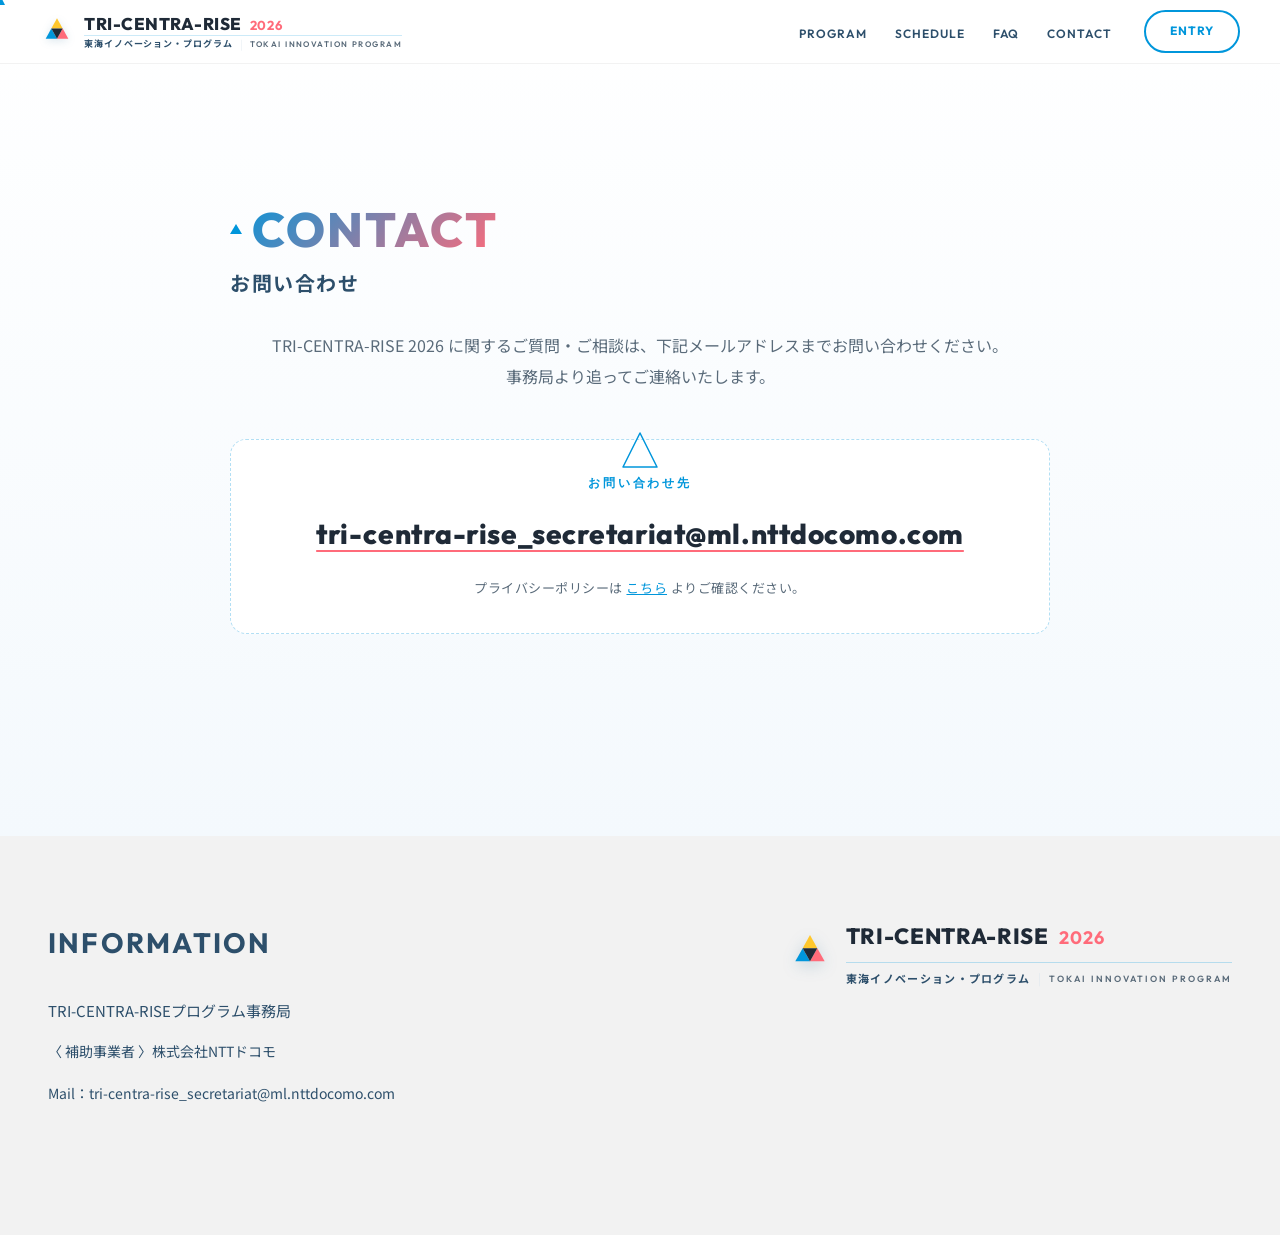
<file: contact.html>
<!DOCTYPE html>
<html lang="ja">
<head>
  <meta charset="UTF-8">
  <meta name="viewport" content="width=device-width, initial-scale=1.0">
  <title>CONTACT | TRI-CENTRA-RISE 2026</title>
  <meta name="description" content="TRI-CENTRA-RISE 2026 お問い合わせ - 東海3県の若手人材育成プログラムへのご質問・ご相談はこちらから">
  <link rel="canonical" href="https://tri-centra-rise.com/contact.html">
  <!-- OGP / Twitter Card -->
  <meta property="og:type" content="website">
  <meta property="og:site_name" content="TRI-CENTRA-RISE 2026">
  <meta property="og:title" content="CONTACT | TRI-CENTRA-RISE 2026">
  <meta property="og:description" content="TRI-CENTRA-RISE 2026 お問い合わせ。東海3県の若手人材育成プログラムへのご質問・ご相談はこちらから。">
  <meta property="og:url" content="https://tri-centra-rise.com/contact.html">
  <meta property="og:image" content="https://tri-centra-rise.com/assets/images/og-image.png">
  <meta property="og:image:width" content="1200">
  <meta property="og:image:height" content="630">
  <meta property="og:locale" content="ja_JP">
  <meta name="twitter:card" content="summary_large_image">
  <meta name="twitter:title" content="CONTACT | TRI-CENTRA-RISE 2026">
  <meta name="twitter:description" content="TRI-CENTRA-RISE 2026 お問い合わせ。東海3県の若手人材育成プログラムへのご質問・ご相談はこちらから。">
  <meta name="twitter:image" content="https://tri-centra-rise.com/assets/images/og-image.png">
  <link rel="preconnect" href="https://fonts.googleapis.com">
  <link rel="preconnect" href="https://fonts.gstatic.com" crossorigin>
  <link href="https://fonts.googleapis.com/css2?family=Outfit:wght@300;400;500;600;700;800&family=Noto+Sans+JP:wght@300;400;500;700&family=Caveat:wght@500;600;700&display=swap" rel="stylesheet">
  <link rel="icon" type="image/svg+xml" href="assets/images/favicon.svg">
  <link rel="alternate icon" type="image/svg+xml" href="assets/images/favicon.svg">
  <link rel="stylesheet" href="css/style.css">
  <!-- Google tag (gtag.js) - GA4 -->
  <script async src="https://www.googletagmanager.com/gtag/js?id=G-L28BN9L57G"></script>
  <script>
    window.dataLayer = window.dataLayer || [];
    function gtag(){dataLayer.push(arguments);}
    gtag('js', new Date());
    gtag('config', 'G-L28BN9L57G');
  </script>
</head>
<body>

<!-- Custom Cursor -->
<div class="cursor-dot" id="cursorDot" aria-hidden="true">
  <svg viewBox="0 0 12 12" xmlns="http://www.w3.org/2000/svg"><polygon points="6,1 11,11 1,11" fill="currentColor"/></svg>
</div>
<div class="cursor-ring" id="cursorRing" aria-hidden="true">
  <svg viewBox="0 0 40 40" xmlns="http://www.w3.org/2000/svg"><polygon points="20,3 37,37 3,37" fill="none" stroke="currentColor" stroke-width="1.5" stroke-linejoin="round"/></svg>
</div>

<!-- HEADER -->
<header>
  <a href="index.html" class="header-logo">
    <span class="header-logo-mark" aria-hidden="true">
      <svg viewBox="0 0 60 56" xmlns="http://www.w3.org/2000/svg">
        <polygon points="30,4 40,22 20,22" fill="#ffc72c"/>
        <polygon points="20,22 30,40 10,40" fill="#0096db"/>
        <polygon points="40,22 50,40 30,40" fill="#ff6b7a"/>
        <polygon points="30,40 40,22 20,22" fill="#1f2a37"/>
      </svg>
    </span>
    <span class="header-logo-stack">
      <span class="header-logo-line1">
        <span class="header-logo-text">TRI-CENTRA-RISE</span>
        <span class="header-logo-year">2026</span>
      </span>
      <span class="header-logo-line2">
        <span class="header-logo-sub-ja">東海イノベーション・プログラム</span>
        <span class="header-logo-sub-sep">|</span>
        <span class="header-logo-sub-en">TOKAI INNOVATION PROGRAM</span>
      </span>
    </span>
  </a>
  <button class="nav-toggle" id="navToggle" aria-label="メニュー"><span></span><span></span><span></span></button>
  <div class="header-right">
    <nav>
      <ul>
        <li><a href="index.html#program">PROGRAM</a></li>
        <li><a href="index.html#schedule">SCHEDULE</a></li>
        <li><a href="faq.html">FAQ</a></li>
        <li><a href="contact.html">CONTACT</a></li>
      </ul>
    </nav>
    <a href="entry.html" class="header-entry">ENTRY</a>
  </div>
</header>

<!-- MOBILE NAV -->
<div class="mobile-nav" id="mobileNav">
  <ul>
    <li><a href="index.html#program">PROGRAM</a></li>
    <li><a href="index.html#schedule">SCHEDULE</a></li>
    <li><a href="faq.html">FAQ</a></li>
    <li><a href="contact.html">CONTACT</a></li>
  </ul>
  <div class="mobile-nav-cta">
    <a href="entry.html" class="header-entry">ENTRY</a>
  </div>
</div>

<!-- CONTACT PAGE -->
<section class="section contact-section contact-page" id="contact">
  <div class="contact-inner fade-in" style="padding-top: 100px;">
    <div class="section-heading">
      <span class="section-heading-en">CONTACT</span>
      <p class="section-heading-ja">お問い合わせ</p>
    </div>
    <p class="contact-desc fade-in">
      TRI-CENTRA-RISE 2026 に関するご質問・ご相談は、下記メールアドレスまでお問い合わせください。<br>
      事務局より追ってご連絡いたします。
    </p>

    <div class="contact-fallback fade-in" style="margin-top: 48px;">
      <p class="contact-fallback-label">お問い合わせ先</p>
      <a href="mailto:tri-centra-rise_secretariat@ml.nttdocomo.com" class="contact-fallback-mail">tri-centra-rise_secretariat@ml.nttdocomo.com</a>
      <p class="contact-fallback-note">プライバシーポリシーは <a href="https://www.docomo.ne.jp/utility/privacy/" target="_blank" rel="noopener">こちら</a> よりご確認ください。</p>
    </div>
  </div>
</section>

<!-- FOOTER -->
<footer>
  <div class="footer-top">
    <div class="footer-info">
      <h3 class="footer-info-title">INFORMATION</h3>
      <p class="footer-office-name">TRI-CENTRA-RISEプログラム事務局</p>
      <p class="footer-office-label">〈 補助事業者 〉株式会社NTTドコモ</p>
      <p class="footer-office-mail">Mail：<a href="mailto:tri-centra-rise_secretariat@ml.nttdocomo.com">tri-centra-rise_secretariat@ml.nttdocomo.com</a></p>
    </div>
    <div class="footer-brand">
      <div class="footer-logo">
        <span class="footer-logo-mark" aria-hidden="true">
          <svg viewBox="0 0 60 56" xmlns="http://www.w3.org/2000/svg">
            <polygon points="30,4 40,22 20,22" fill="#ffc72c"/>
            <polygon points="20,22 30,40 10,40" fill="#0096db"/>
            <polygon points="40,22 50,40 30,40" fill="#ff6b7a"/>
            <polygon points="30,40 40,22 20,22" fill="#1f2a37"/>
          </svg>
        </span>
        <div class="footer-logo-stack">
          <div class="footer-logo-line1">
            <span class="footer-logo-text">TRI-CENTRA-RISE</span>
            <span class="footer-logo-year">2026</span>
          </div>
          <div class="footer-logo-line2">
            <span class="footer-logo-sub-ja">東海イノベーション・プログラム</span>
            <span class="footer-logo-sub-sep">|</span>
            <span class="footer-logo-sub-en">TOKAI INNOVATION PROGRAM</span>
          </div>
        </div>
      </div>
    </div>
  </div>
</footer>

<script>
// カスタムカーソル
(function() {
  var dot = document.getElementById('cursorDot');
  var ring = document.getElementById('cursorRing');
  if (!dot || !ring) return;
  if (!window.matchMedia('(hover: hover) and (pointer: fine)').matches) return;
  var mx = window.innerWidth / 2, my = window.innerHeight / 2;
  var rx = mx, ry = my;
  window.addEventListener('mousemove', function(e) {
    mx = e.clientX; my = e.clientY;
    dot.style.transform = 'translate(' + mx + 'px, ' + my + 'px) translate(-50%, -50%)';
  });
  function animate() {
    rx += (mx - rx) * 0.18; ry += (my - ry) * 0.18;
    ring.style.transform = 'translate(' + rx + 'px, ' + ry + 'px) translate(-50%, -50%)';
    requestAnimationFrame(animate);
  }
  animate();
  var hoverables = 'a, button, input, textarea, select, label, [role="button"]';
  document.querySelectorAll(hoverables).forEach(function(el) {
    el.addEventListener('mouseenter', function() { dot.classList.add('hover'); ring.classList.add('hover'); });
    el.addEventListener('mouseleave', function() { dot.classList.remove('hover'); ring.classList.remove('hover'); });
  });
  document.addEventListener('mouseenter', function() { dot.style.opacity = '1'; ring.style.opacity = '1'; });
  document.addEventListener('mouseleave', function() { dot.style.opacity = '0'; ring.style.opacity = '0'; });
})();

// nav toggle
var toggle = document.getElementById('navToggle');
var mobileNav = document.getElementById('mobileNav');
toggle.addEventListener('click', function() {
  toggle.classList.toggle('open');
  mobileNav.classList.toggle('open');
});
mobileNav.querySelectorAll('a').forEach(function(a) {
  a.addEventListener('click', function() {
    toggle.classList.remove('open');
    mobileNav.classList.remove('open');
  });
});
// scroll fade-in
var fadeEls = document.querySelectorAll('.fade-in');
if (fadeEls.length) {
  var obs = new IntersectionObserver(function(entries) {
    entries.forEach(function(e) {
      if (e.isIntersecting) { e.target.classList.add('visible'); obs.unobserve(e.target); }
    });
  }, { threshold: 0.15 });
  fadeEls.forEach(function(el) { obs.observe(el); });
}
</script>

</body>
</html>
</file>
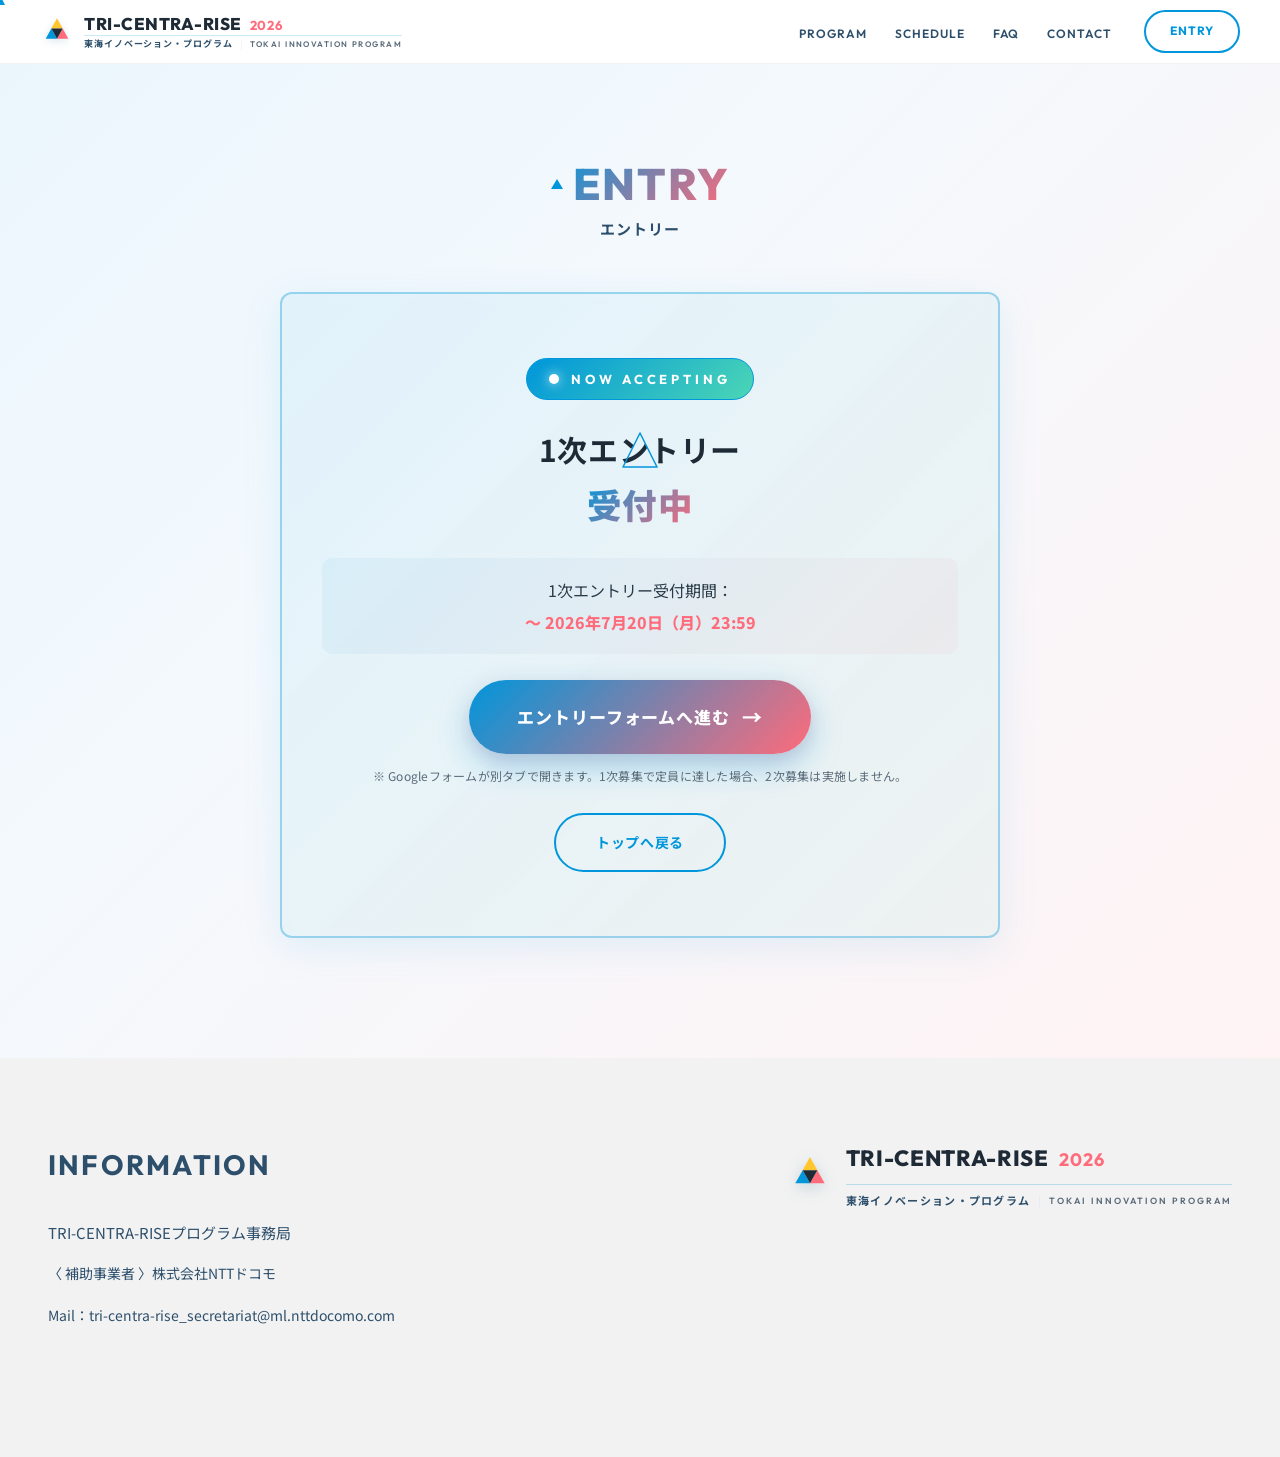
<file: entry.html>
<!DOCTYPE html>
<html lang="ja">
<head>
  <meta charset="UTF-8">
  <meta name="viewport" content="width=device-width, initial-scale=1.0">
  <title>ENTRY | TRI-CENTRA-RISE 2026</title>
  <meta name="description" content="TRI-CENTRA-RISE 2026 エントリーページ">
  <link rel="canonical" href="https://tri-centra-rise.com/entry.html">
  <!-- OGP / Twitter Card -->
  <meta property="og:type" content="website">
  <meta property="og:site_name" content="TRI-CENTRA-RISE 2026">
  <meta property="og:title" content="ENTRY | TRI-CENTRA-RISE 2026">
  <meta property="og:description" content="TRI-CENTRA-RISE 2026 エントリー受付。三重・岐阜・愛知の若手人材へ、開発支援金最大100万円 & 5か月間のPoC実践プログラム。">
  <meta property="og:url" content="https://tri-centra-rise.com/entry.html">
  <meta property="og:image" content="https://tri-centra-rise.com/assets/images/og-image.png">
  <meta property="og:image:width" content="1200">
  <meta property="og:image:height" content="630">
  <meta property="og:locale" content="ja_JP">
  <meta name="twitter:card" content="summary_large_image">
  <meta name="twitter:title" content="ENTRY | TRI-CENTRA-RISE 2026">
  <meta name="twitter:description" content="TRI-CENTRA-RISE 2026 エントリー受付。三重・岐阜・愛知の若手人材へ、開発支援金最大100万円 & 5か月間のPoC実践プログラム。">
  <meta name="twitter:image" content="https://tri-centra-rise.com/assets/images/og-image.png">
  <link rel="preconnect" href="https://fonts.googleapis.com">
  <link rel="preconnect" href="https://fonts.gstatic.com" crossorigin>
  <link href="https://fonts.googleapis.com/css2?family=Outfit:wght@300;400;500;600;700;800&family=Noto+Sans+JP:wght@300;400;500;700&family=Caveat:wght@500;600;700&display=swap" rel="stylesheet">
  <link rel="icon" type="image/svg+xml" href="assets/images/favicon.svg">
  <link rel="alternate icon" type="image/svg+xml" href="assets/images/favicon.svg">
  <link rel="stylesheet" href="css/style.css">
  <!-- Google tag (gtag.js) - GA4 -->
  <script async src="https://www.googletagmanager.com/gtag/js?id=G-L28BN9L57G"></script>
  <script>
    window.dataLayer = window.dataLayer || [];
    function gtag(){dataLayer.push(arguments);}
    gtag('js', new Date());
    gtag('config', 'G-L28BN9L57G');
  </script>
</head>
<body>

<!-- Custom Cursor -->
<div class="cursor-dot" id="cursorDot" aria-hidden="true">
  <svg viewBox="0 0 12 12" xmlns="http://www.w3.org/2000/svg"><polygon points="6,1 11,11 1,11" fill="currentColor"/></svg>
</div>
<div class="cursor-ring" id="cursorRing" aria-hidden="true">
  <svg viewBox="0 0 40 40" xmlns="http://www.w3.org/2000/svg"><polygon points="20,3 37,37 3,37" fill="none" stroke="currentColor" stroke-width="1.5" stroke-linejoin="round"/></svg>
</div>

<!-- HEADER -->
<header>
  <a href="index.html" class="header-logo">
    <span class="header-logo-mark" aria-hidden="true">
      <svg viewBox="0 0 60 56" xmlns="http://www.w3.org/2000/svg">
        <polygon points="30,4 40,22 20,22" fill="#ffc72c"/>
        <polygon points="20,22 30,40 10,40" fill="#0096db"/>
        <polygon points="40,22 50,40 30,40" fill="#ff6b7a"/>
        <polygon points="30,40 40,22 20,22" fill="#1f2a37"/>
      </svg>
    </span>
    <span class="header-logo-stack">
      <span class="header-logo-line1">
        <span class="header-logo-text">TRI-CENTRA-RISE</span>
        <span class="header-logo-year">2026</span>
      </span>
      <span class="header-logo-line2">
        <span class="header-logo-sub-ja">東海イノベーション・プログラム</span>
        <span class="header-logo-sub-sep">|</span>
        <span class="header-logo-sub-en">TOKAI INNOVATION PROGRAM</span>
      </span>
    </span>
  </a>
  <button class="nav-toggle" id="navToggle" aria-label="メニュー"><span></span><span></span><span></span></button>
  <div class="header-right">
    <nav>
      <ul>
        <li><a href="index.html#program">PROGRAM</a></li>
        <li><a href="index.html#schedule">SCHEDULE</a></li>
        <li><a href="faq.html">FAQ</a></li>
        <li><a href="contact.html">CONTACT</a></li>
      </ul>
    </nav>
    <a href="entry.html" class="header-entry">ENTRY</a>
  </div>
</header>

<!-- MOBILE NAV -->
<div class="mobile-nav" id="mobileNav">
  <ul>
    <li><a href="index.html#program">PROGRAM</a></li>
    <li><a href="index.html#schedule">SCHEDULE</a></li>
    <li><a href="faq.html">FAQ</a></li>
    <li><a href="contact.html">CONTACT</a></li>
  </ul>
  <div class="mobile-nav-cta">
    <a href="entry.html" class="header-entry">ENTRY</a>
  </div>
</div>

<!-- ENTRY -->
<section class="entry-hero">
  <div class="entry-hero-inner">
    <div class="section-heading">
      <span class="section-heading-en">ENTRY</span>
      <p class="section-heading-ja">エントリー</p>
    </div>
    <div class="entry-prep-box entry-prep-box--active">
      <p class="entry-prep-label entry-prep-label--active">
        <span class="entry-prep-label-dot" aria-hidden="true"></span>
        NOW ACCEPTING
      </p>
      <p class="entry-prep-headline">
        1次エントリー<br>
        <strong>受付中</strong>
      </p>
      <p class="entry-prep-text">
        1次エントリー受付期間：<br>
        <strong>〜 2026年7月20日（月）23:59</strong>
      </p>
      <a href="https://forms.gle/yW5WXZGFRwfVv75g9" target="_blank" rel="noopener" class="entry-form-btn">
        <span class="entry-form-btn-label">エントリーフォームへ進む</span>
        <span class="entry-form-btn-arrow" aria-hidden="true">→</span>
      </a>
      <p class="entry-form-note">※ Googleフォームが別タブで開きます。1次募集で定員に達した場合、2次募集は実施しません。</p>
      <a href="index.html" class="entry-back-btn">トップへ戻る</a>
    </div>
  </div>
</section>

<!-- FOOTER -->
<footer>
  <div class="footer-top">
    <div class="footer-info">
      <h3 class="footer-info-title">INFORMATION</h3>
      <p class="footer-office-name">TRI-CENTRA-RISEプログラム事務局</p>
      <p class="footer-office-label">〈 補助事業者 〉株式会社NTTドコモ</p>
      <p class="footer-office-mail">Mail：<a href="mailto:tri-centra-rise_secretariat@ml.nttdocomo.com">tri-centra-rise_secretariat@ml.nttdocomo.com</a></p>
    </div>
    <div class="footer-brand">
      <div class="footer-logo">
        <span class="footer-logo-mark" aria-hidden="true">
          <svg viewBox="0 0 60 56" xmlns="http://www.w3.org/2000/svg">
            <polygon points="30,4 40,22 20,22" fill="#ffc72c"/>
            <polygon points="20,22 30,40 10,40" fill="#0096db"/>
            <polygon points="40,22 50,40 30,40" fill="#ff6b7a"/>
            <polygon points="30,40 40,22 20,22" fill="#1f2a37"/>
          </svg>
        </span>
        <div class="footer-logo-stack">
          <div class="footer-logo-line1">
            <span class="footer-logo-text">TRI-CENTRA-RISE</span>
            <span class="footer-logo-year">2026</span>
          </div>
          <div class="footer-logo-line2">
            <span class="footer-logo-sub-ja">東海イノベーション・プログラム</span>
            <span class="footer-logo-sub-sep">|</span>
            <span class="footer-logo-sub-en">TOKAI INNOVATION PROGRAM</span>
          </div>
        </div>
      </div>
    </div>
  </div>
</footer>

<script>
// カスタムカーソル
(function() {
  var dot = document.getElementById('cursorDot');
  var ring = document.getElementById('cursorRing');
  if (!dot || !ring) return;
  if (!window.matchMedia('(hover: hover) and (pointer: fine)').matches) return;
  var mx = window.innerWidth / 2, my = window.innerHeight / 2;
  var rx = mx, ry = my;
  window.addEventListener('mousemove', function(e) {
    mx = e.clientX; my = e.clientY;
    dot.style.transform = 'translate(' + mx + 'px, ' + my + 'px) translate(-50%, -50%)';
  });
  function animate() {
    rx += (mx - rx) * 0.18; ry += (my - ry) * 0.18;
    ring.style.transform = 'translate(' + rx + 'px, ' + ry + 'px) translate(-50%, -50%)';
    requestAnimationFrame(animate);
  }
  animate();
  var hoverables = 'a, button, input, textarea, select, label, [role="button"]';
  document.querySelectorAll(hoverables).forEach(function(el) {
    el.addEventListener('mouseenter', function() { dot.classList.add('hover'); ring.classList.add('hover'); });
    el.addEventListener('mouseleave', function() { dot.classList.remove('hover'); ring.classList.remove('hover'); });
  });
  document.addEventListener('mouseenter', function() { dot.style.opacity = '1'; ring.style.opacity = '1'; });
  document.addEventListener('mouseleave', function() { dot.style.opacity = '0'; ring.style.opacity = '0'; });
})();

var toggle = document.getElementById('navToggle');
var mobileNav = document.getElementById('mobileNav');
toggle.addEventListener('click', function() {
  toggle.classList.toggle('open');
  mobileNav.classList.toggle('open');
});
mobileNav.querySelectorAll('a').forEach(function(a) {
  a.addEventListener('click', function() {
    toggle.classList.remove('open');
    mobileNav.classList.remove('open');
  });
});
</script>

</body>
</html>
</file>
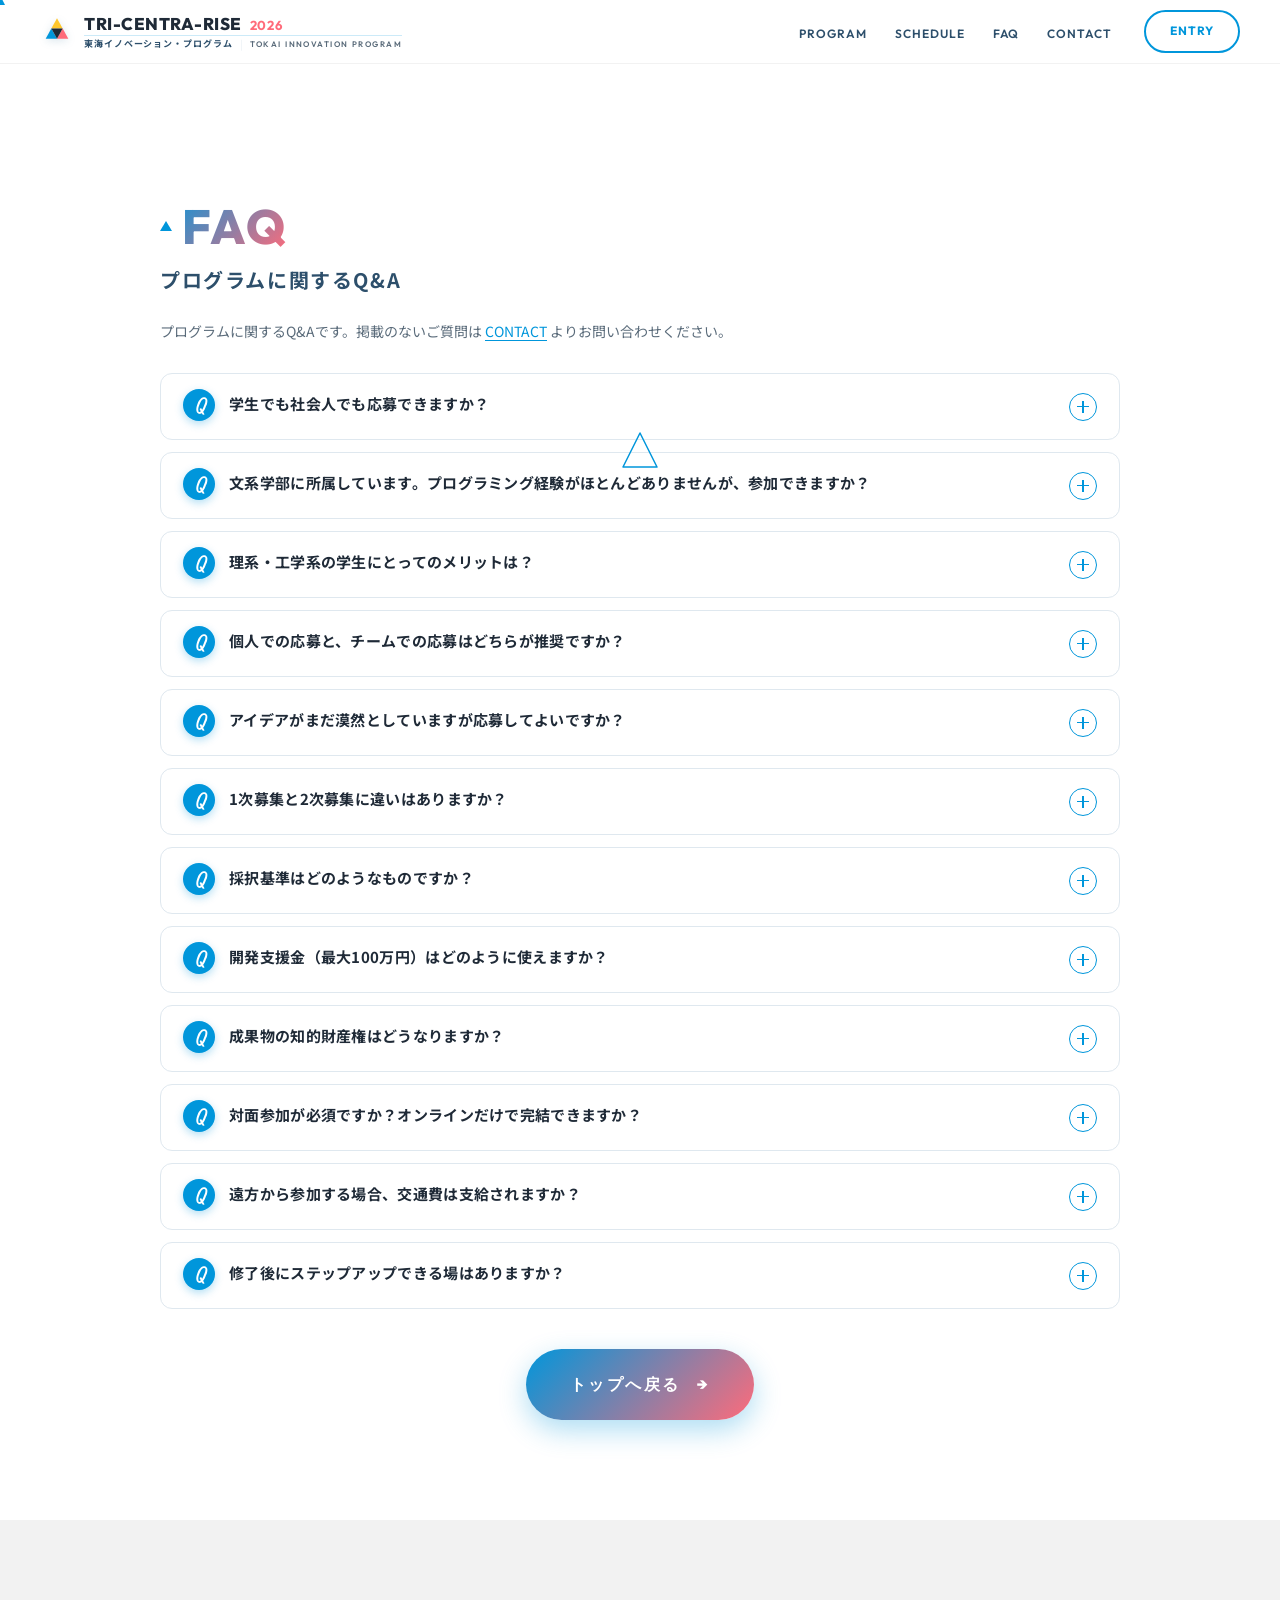
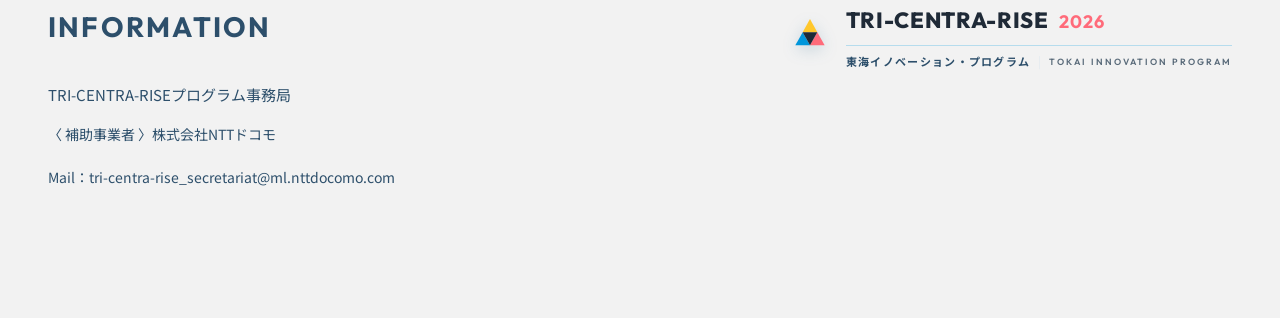
<file: faq.html>
<!DOCTYPE html>
<html lang="ja">
<head>
  <meta charset="UTF-8">
  <meta name="viewport" content="width=device-width, initial-scale=1.0">
  <title>FAQ | TRI-CENTRA-RISE 2026</title>
  <meta name="description" content="TRI-CENTRA-RISE 2026 プログラムに関するQ&A - 応募・支援金・知財・参加条件などプログラムに関する全質問への回答">
  <link rel="canonical" href="https://tri-centra-rise.com/faq.html">
  <!-- OGP / Twitter Card -->
  <meta property="og:type" content="website">
  <meta property="og:site_name" content="TRI-CENTRA-RISE 2026">
  <meta property="og:title" content="FAQ | TRI-CENTRA-RISE 2026">
  <meta property="og:description" content="TRI-CENTRA-RISE 2026 プログラムに関するQ&A。応募・支援金・知財・参加条件などプログラムに関する全質問への回答。">
  <meta property="og:url" content="https://tri-centra-rise.com/faq.html">
  <meta property="og:image" content="https://tri-centra-rise.com/assets/images/og-image.png">
  <meta property="og:image:width" content="1200">
  <meta property="og:image:height" content="630">
  <meta property="og:locale" content="ja_JP">
  <meta name="twitter:card" content="summary_large_image">
  <meta name="twitter:title" content="FAQ | TRI-CENTRA-RISE 2026">
  <meta name="twitter:description" content="TRI-CENTRA-RISE 2026 プログラムに関するQ&A。応募・支援金・知財・参加条件などプログラムに関する全質問への回答。">
  <meta name="twitter:image" content="https://tri-centra-rise.com/assets/images/og-image.png">
  <link rel="preconnect" href="https://fonts.googleapis.com">
  <link rel="preconnect" href="https://fonts.gstatic.com" crossorigin>
  <link href="https://fonts.googleapis.com/css2?family=Outfit:wght@300;400;500;600;700;800&family=Noto+Sans+JP:wght@300;400;500;700&family=Caveat:wght@500;600;700&display=swap" rel="stylesheet">
  <link rel="icon" type="image/svg+xml" href="assets/images/favicon.svg">
  <link rel="alternate icon" type="image/svg+xml" href="assets/images/favicon.svg">
  <link rel="stylesheet" href="css/style.css">
  <!-- Google tag (gtag.js) - GA4 -->
  <script async src="https://www.googletagmanager.com/gtag/js?id=G-L28BN9L57G"></script>
  <script>
    window.dataLayer = window.dataLayer || [];
    function gtag(){dataLayer.push(arguments);}
    gtag('js', new Date());
    gtag('config', 'G-L28BN9L57G');
  </script>
</head>
<body>

<!-- Custom Cursor -->
<div class="cursor-dot" id="cursorDot" aria-hidden="true">
  <svg viewBox="0 0 12 12" xmlns="http://www.w3.org/2000/svg"><polygon points="6,1 11,11 1,11" fill="currentColor"/></svg>
</div>
<div class="cursor-ring" id="cursorRing" aria-hidden="true">
  <svg viewBox="0 0 40 40" xmlns="http://www.w3.org/2000/svg"><polygon points="20,3 37,37 3,37" fill="none" stroke="currentColor" stroke-width="1.5" stroke-linejoin="round"/></svg>
</div>

<!-- HEADER -->
<header>
  <a href="index.html" class="header-logo">
    <span class="header-logo-mark" aria-hidden="true">
      <svg viewBox="0 0 60 56" xmlns="http://www.w3.org/2000/svg">
        <polygon points="30,4 40,22 20,22" fill="#ffc72c"/>
        <polygon points="20,22 30,40 10,40" fill="#0096db"/>
        <polygon points="40,22 50,40 30,40" fill="#ff6b7a"/>
        <polygon points="30,40 40,22 20,22" fill="#1f2a37"/>
      </svg>
    </span>
    <span class="header-logo-stack">
      <span class="header-logo-line1">
        <span class="header-logo-text">TRI-CENTRA-RISE</span>
        <span class="header-logo-year">2026</span>
      </span>
      <span class="header-logo-line2">
        <span class="header-logo-sub-ja">東海イノベーション・プログラム</span>
        <span class="header-logo-sub-sep">|</span>
        <span class="header-logo-sub-en">TOKAI INNOVATION PROGRAM</span>
      </span>
    </span>
  </a>
  <button class="nav-toggle" id="navToggle" aria-label="メニュー"><span></span><span></span><span></span></button>
  <div class="header-right">
    <nav>
      <ul>
        <li><a href="index.html#program">PROGRAM</a></li>
        <li><a href="index.html#schedule">SCHEDULE</a></li>
        <li><a href="faq.html">FAQ</a></li>
        <li><a href="contact.html">CONTACT</a></li>
      </ul>
    </nav>
    <a href="entry.html" class="header-entry">ENTRY</a>
  </div>
</header>

<!-- MOBILE NAV -->
<div class="mobile-nav" id="mobileNav">
  <ul>
    <li><a href="index.html#program">PROGRAM</a></li>
    <li><a href="index.html#schedule">SCHEDULE</a></li>
    <li><a href="faq.html">FAQ</a></li>
    <li><a href="contact.html">CONTACT</a></li>
  </ul>
  <div class="mobile-nav-cta">
    <a href="entry.html" class="header-entry">ENTRY</a>
  </div>
</div>

<!-- FAQ PAGE -->
<section class="section faq-section faq-page" id="faq">
  <div class="section-inner fade-in" style="padding-top: 100px;">
    <div class="section-heading">
      <span class="section-heading-en">FAQ</span>
      <p class="section-heading-ja">プログラムに関するQ&A</p>
    </div>
    <p class="faq-lead fade-in">プログラムに関するQ&Aです。掲載のないご質問は <a href="contact.html">CONTACT</a> よりお問い合わせください。</p>

    <div class="faq-list">
      <details class="faq-item">
        <summary>
          <span class="faq-q">Q</span>
          <span class="faq-q-text">学生でも社会人でも応募できますか？</span>
          <span class="faq-toggle" aria-hidden="true"></span>
        </summary>
        <div class="faq-answer">
          <span class="faq-a">A</span>
          <p>可能です。2026年4月1日時点で<strong>15〜39歳</strong>、三重県・岐阜県・愛知県（東海3県）のいずれかに通学・勤務・在住、もしくは将来的にUターン/Iターンを検討されている方であれば、職業・雇用形態は問いません。</p>
        </div>
      </details>

      <details class="faq-item">
        <summary>
          <span class="faq-q">Q</span>
          <span class="faq-q-text">文系学部に所属しています。プログラミング経験がほとんどありませんが、参加できますか？</span>
          <span class="faq-toggle" aria-hidden="true"></span>
        </summary>
        <div class="faq-answer">
          <span class="faq-a">A</span>
          <p>ご応募いただけます。ただし本プログラムは、5か月でアイデアをプロダクトに落とし込んでいく実践型である性質上、<strong>基本的にはご自身で開発を進められる方を想定</strong>しています。プロダクトとして完成度を高めるフェーズでは、ご自身のスキル向上やチームでの補完が必要になる場面もある点はご了承ください。</p>
        </div>
      </details>

      <details class="faq-item">
        <summary>
          <span class="faq-q">Q</span>
          <span class="faq-q-text">理系・工学系の学生にとってのメリットは？</span>
          <span class="faq-toggle" aria-hidden="true"></span>
        </summary>
        <div class="faq-answer">
          <span class="faq-a">A</span>
          <p>プロジェクトマネージャーによる技術伴走、最大100万円の開発支援金、知的財産権は完全に参加者帰属など、研究シーズや技術アイデアを <strong>社会実装</strong> のフェーズに引き上げる場として設計しています。技術起点の方が手応えを得られる構成です。</p>
        </div>
      </details>

      <details class="faq-item">
        <summary>
          <span class="faq-q">Q</span>
          <span class="faq-q-text">個人での応募と、チームでの応募はどちらが推奨ですか？</span>
          <span class="faq-toggle" aria-hidden="true"></span>
        </summary>
        <div class="faq-answer">
          <span class="faq-a">A</span>
          <p>チームメンバーが応募資格を満たしている場合、個人でもチームでもどちらでも応募可能です。なお採択は「プロジェクト単位」で行います。ただし、代表者を立てる必要はあり、基本的に契約などは代表者と行います。</p>
        </div>
      </details>

      <details class="faq-item">
        <summary>
          <span class="faq-q">Q</span>
          <span class="faq-q-text">アイデアがまだ漠然としていますが応募してよいですか？</span>
          <span class="faq-toggle" aria-hidden="true"></span>
        </summary>
        <div class="faq-answer">
          <span class="faq-a">A</span>
          <p>応募は可能ですが、<strong>「種」となる関心領域や構想は必須</strong>です。本プログラムはアイデアを生み出す場ではなく、お持ちの種を <strong>5か月で実装まで持ち込む</strong> 場です。「こんな課題を解こうとしている」「こんな技術で何か形にしたい」という出発点があれば、PMがその解像度を高めるところから伴走します。</p>
        </div>
      </details>

      <details class="faq-item">
        <summary>
          <span class="faq-q">Q</span>
          <span class="faq-q-text">1次募集と2次募集に違いはありますか？</span>
          <span class="faq-toggle" aria-hidden="true"></span>
        </summary>
        <div class="faq-answer">
          <span class="faq-a">A</span>
          <p>採択条件・支援内容は同一です。1次は早めに採択が決まる分、PMとのマッチングや事前準備に時間を確保できる利点があります。<strong>1次で定員（最大10プロジェクト）に到達した場合、2次募集は実施しません</strong>。可能であれば1次でのご応募を推奨します。</p>
        </div>
      </details>

      <details class="faq-item">
        <summary>
          <span class="faq-q">Q</span>
          <span class="faq-q-text">採択基準はどのようなものですか？</span>
          <span class="faq-toggle" aria-hidden="true"></span>
        </summary>
        <div class="faq-answer">
          <span class="faq-a">A</span>
          <p>主に <strong>独創性 / 社会への貢献可能性 / 技術的な実装可能性 / 提案者の熱意 / 地域接続性</strong> の観点を総合評価します。書類選考に加え、応募者全員に面談（オンライン）の機会を設ける予定です。専攻や学年、過去実績は不問で、当事者性とアイデアの方向性を重視します。</p>
        </div>
      </details>

      <details class="faq-item">
        <summary>
          <span class="faq-q">Q</span>
          <span class="faq-q-text">開発支援金（最大100万円）はどのように使えますか？</span>
          <span class="faq-toggle" aria-hidden="true"></span>
        </summary>
        <div class="faq-answer">
          <span class="faq-a">A</span>
          <p>参加者とプログラム事務局間で <strong>委託契約</strong> を締結し、プロジェクト構築費用として活動に応じて支給します。原則として、開発に要する <strong>稼働費（1時間当たり単価×稼働時間）／国内旅費／事務局指定の生成AIサービス利用料</strong> の三科目（すべて実費精算）への充当を基本とします。それ以外の費目への充当をご希望の場合は事務局審議の上、可否を判断します。</p>
        </div>
      </details>

      <details class="faq-item">
        <summary>
          <span class="faq-q">Q</span>
          <span class="faq-q-text">成果物の知的財産権はどうなりますか？</span>
          <span class="faq-toggle" aria-hidden="true"></span>
        </summary>
        <div class="faq-answer">
          <span class="faq-a">A</span>
          <p>本プログラム内で創出された成果物の <strong>知的財産権は、参加者ご本人（チームの場合はチームメンバー）に完全に帰属</strong> します。事務局および補助事業者・連携先が権利を保有することはありません。</p>
        </div>
      </details>

      <details class="faq-item">
        <summary>
          <span class="faq-q">Q</span>
          <span class="faq-q-text">対面参加が必須ですか？オンラインだけで完結できますか？</span>
          <span class="faq-toggle" aria-hidden="true"></span>
        </summary>
        <div class="faq-answer">
          <span class="faq-a">A</span>
          <p><strong>キックオフ（DAY 1・2）／中間発表会／デモデイ最終成果発表会は東海3県内の会場での対面参加が条件</strong>です。週次のメンタリングや一部イベントはオンラインの活用も可能で、現地参加と組み合わせて柔軟に運営します。</p>
        </div>
      </details>

      <details class="faq-item">
        <summary>
          <span class="faq-q">Q</span>
          <span class="faq-q-text">遠方から参加する場合、交通費は支給されますか？</span>
          <span class="faq-toggle" aria-hidden="true"></span>
        </summary>
        <div class="faq-answer">
          <span class="faq-a">A</span>
          <p>はい。<strong>開発支援金（最大100万円）の中で支給</strong>となります。プログラム期間中の開発に要する <strong>国内旅費</strong> として実費精算で充当可能ですので、東海3県内の会場への往復交通費・宿泊費もこちらの枠でカバーいただけます。事前申請のうえご利用ください。</p>
        </div>
      </details>

      <details class="faq-item">
        <summary>
          <span class="faq-q">Q</span>
          <span class="faq-q-text">修了後にステップアップできる場はありますか？</span>
          <span class="faq-toggle" aria-hidden="true"></span>
        </summary>
        <div class="faq-answer">
          <span class="faq-a">A</span>
          <p>はい。IPA <strong>未踏事業</strong> 等の上位プログラム、起業相談、AKATSUKIプロジェクト全体（全国の採択事業）とのアルムナイネットワーク、大垣共立銀行・日本政策金融公庫等の金融連携先による融資・出資相談など、段階的にステップアップできる接続を用意しています。</p>
        </div>
      </details>
    </div>

    <div class="faq-more-wrap fade-in">
      <a href="index.html" class="faq-more">トップへ戻る <span aria-hidden="true">→</span></a>
    </div>
  </div>
</section>

<!-- FOOTER -->
<footer>
  <div class="footer-top">
    <div class="footer-info">
      <h3 class="footer-info-title">INFORMATION</h3>
      <p class="footer-office-name">TRI-CENTRA-RISEプログラム事務局</p>
      <p class="footer-office-label">〈 補助事業者 〉株式会社NTTドコモ</p>
      <p class="footer-office-mail">Mail：<a href="mailto:tri-centra-rise_secretariat@ml.nttdocomo.com">tri-centra-rise_secretariat@ml.nttdocomo.com</a></p>
    </div>
    <div class="footer-brand">
      <div class="footer-logo">
        <span class="footer-logo-mark" aria-hidden="true">
          <svg viewBox="0 0 60 56" xmlns="http://www.w3.org/2000/svg">
            <polygon points="30,4 40,22 20,22" fill="#ffc72c"/>
            <polygon points="20,22 30,40 10,40" fill="#0096db"/>
            <polygon points="40,22 50,40 30,40" fill="#ff6b7a"/>
            <polygon points="30,40 40,22 20,22" fill="#1f2a37"/>
          </svg>
        </span>
        <div class="footer-logo-stack">
          <div class="footer-logo-line1">
            <span class="footer-logo-text">TRI-CENTRA-RISE</span>
            <span class="footer-logo-year">2026</span>
          </div>
          <div class="footer-logo-line2">
            <span class="footer-logo-sub-ja">東海イノベーション・プログラム</span>
            <span class="footer-logo-sub-sep">|</span>
            <span class="footer-logo-sub-en">TOKAI INNOVATION PROGRAM</span>
          </div>
        </div>
      </div>
    </div>
  </div>
</footer>

<script>
// カスタムカーソル
(function() {
  var dot = document.getElementById('cursorDot');
  var ring = document.getElementById('cursorRing');
  if (!dot || !ring) return;
  if (!window.matchMedia('(hover: hover) and (pointer: fine)').matches) return;
  var mx = window.innerWidth / 2, my = window.innerHeight / 2;
  var rx = mx, ry = my;
  window.addEventListener('mousemove', function(e) {
    mx = e.clientX; my = e.clientY;
    dot.style.transform = 'translate(' + mx + 'px, ' + my + 'px) translate(-50%, -50%)';
  });
  function animate() {
    rx += (mx - rx) * 0.18; ry += (my - ry) * 0.18;
    ring.style.transform = 'translate(' + rx + 'px, ' + ry + 'px) translate(-50%, -50%)';
    requestAnimationFrame(animate);
  }
  animate();
  var hoverables = 'a, button, input, textarea, select, label, [role="button"]';
  document.querySelectorAll(hoverables).forEach(function(el) {
    el.addEventListener('mouseenter', function() { dot.classList.add('hover'); ring.classList.add('hover'); });
    el.addEventListener('mouseleave', function() { dot.classList.remove('hover'); ring.classList.remove('hover'); });
  });
  document.addEventListener('mouseenter', function() { dot.style.opacity = '1'; ring.style.opacity = '1'; });
  document.addEventListener('mouseleave', function() { dot.style.opacity = '0'; ring.style.opacity = '0'; });
})();

// nav toggle
var toggle = document.getElementById('navToggle');
var mobileNav = document.getElementById('mobileNav');
toggle.addEventListener('click', function() {
  toggle.classList.toggle('open');
  mobileNav.classList.toggle('open');
});
mobileNav.querySelectorAll('a').forEach(function(a) {
  a.addEventListener('click', function() {
    toggle.classList.remove('open');
    mobileNav.classList.remove('open');
  });
});
// scroll fade-in
var fadeEls = document.querySelectorAll('.fade-in');
if (fadeEls.length) {
  var obs = new IntersectionObserver(function(entries) {
    entries.forEach(function(e) {
      if (e.isIntersecting) { e.target.classList.add('visible'); obs.unobserve(e.target); }
    });
  }, { threshold: 0.15 });
  fadeEls.forEach(function(el) { obs.observe(el); });
}
</script>

</body>
</html>
</file>
<file: css/style.css>
/* ===== RESET & BASE ===== */
*, *::before, *::after { box-sizing: border-box; margin: 0; padding: 0; }

/* ===== SCROLL FADE-IN ===== */
.fade-in {
  opacity: 0;
  transform: translateY(30px);
  transition: opacity 0.8s ease, transform 0.8s ease;
}
.fade-in.visible {
  opacity: 1;
  transform: translateY(0);
}
.fade-in-delay-1 { transition-delay: 0.15s; }
.fade-in-delay-2 { transition-delay: 0.3s; }
.fade-in-delay-3 { transition-delay: 0.45s; }

:root {
  /* A案: docomo-mirai風 — ブルー基調 × コーラル × イエロー、丸み・親しみ */
  --red: #0096db;          /* docomoブルー（テーマ主色） */
  --red-dark: #007bb5;
  --red-light: rgba(0, 150, 219, 0.08);
  --purple: #ff6b7a;       /* コーラルピンク（サブ） */
  --purple-dark: #e94f60;
  --accent-yellow: #ffc72c;
  --accent-mint: #4bd6b5;
  --gradient: linear-gradient(135deg, #0096db 0%, #ff6b7a 100%);
  --gradient-soft: linear-gradient(135deg, rgba(0,150,219,0.92) 0%, rgba(255,107,122,0.88) 100%);
  --brown: #2d4f6b;        /* 濃いめのインクブルー（可読性確保） */
  --brown-light: #4a6d8a;
  --pink-bg: #eaf6fc;      /* 淡いアイスブルー */
  --black: #1f2a37;
  --white: #FFFFFF;
  --gray-light: #f5f9fc;
  --gray: #8899aa;
  --gray-border: #dfe8ef;
  --text: #2a3a48;
  --text-light: #5a6b7a;
  --font-ja: 'ヒラギノ角ゴ Pro W3', 'Hiragino Kaku Gothic Pro', 'Hiragino Sans', 'Hiragino Kaku Gothic ProN', 'メイリオ', Meiryo, 'Noto Sans JP', sans-serif;
  --font-en: 'Outfit', 'Roboto', 'Helvetica Neue', Helvetica, Arial, sans-serif;
  --font-script: 'Caveat', cursive;
}

/* モバイル時のみ表示する改行 (ASHIOTO準拠) */
.sp-only { display: none; }
@media (max-width: 900px) {
  .sp-only { display: inline; }
}

html { scroll-behavior: smooth; overflow-x: hidden; }

/* ===== CUSTOM CURSOR ===== */
@media (hover: hover) and (pointer: fine) {
  body { cursor: none; }
  a, button, input, textarea, select, label, [role="button"] { cursor: none; }
  .cursor-dot, .cursor-ring {
    position: fixed; top: 0; left: 0;
    pointer-events: none; z-index: 9999; will-change: transform;
  }
  .cursor-dot {
    width: 12px; height: 12px;
    color: var(--red);
    background: transparent;
    border-radius: 0;
    transform: translate(-50%, -50%);
    transition: width 0.2s, height 0.2s, color 0.2s;
  }
  .cursor-dot svg, .cursor-ring svg {
    width: 100%; height: 100%; display: block;
  }
  .cursor-ring {
    width: 44px; height: 40px;
    color: var(--red);
    background: transparent;
    border: none;
    border-radius: 0;
    transform: translate(-50%, -50%);
    transition: width 0.25s cubic-bezier(0.22,1,0.36,1), height 0.25s cubic-bezier(0.22,1,0.36,1), color 0.2s;
  }
  .cursor-ring.hover {
    width: 60px; height: 56px;
    color: var(--purple);
  }
  .cursor-dot.hover {
    width: 8px; height: 8px;
    color: var(--purple);
  }
}
@media (hover: none) { .cursor-dot, .cursor-ring { display: none; } }

body {
  font-family: var(--font-ja);
  color: var(--text);
  line-height: 1.9;
  font-size: 17px;
  background: var(--white);
  -webkit-font-smoothing: antialiased;
  -moz-osx-font-smoothing: grayscale;
  overflow-x: hidden;
  width: 100%;
  max-width: 100vw;
  position: relative;
}

img { max-width: 100%; display: block; }
a { text-decoration: none; color: inherit; }
ul { list-style: none; }

/* ===== HEADER ===== */
header {
  position: fixed;
  top: 0; left: 0; right: 0;
  z-index: 100;
  display: flex;
  align-items: center;
  justify-content: space-between;
  padding: 0 40px;
  height: 64px;
  background: var(--white);
  border-bottom: 1px solid rgba(0,0,0,0.05);
}
.header-logo {
  display: flex;
  align-items: center;
}
.header-logo-img {
  height: 36px;
  width: auto;
}
.header-right {
  display: flex;
  align-items: center;
  gap: 32px;
}
header nav ul {
  display: flex;
  gap: 28px;
}
header nav a {
  font-family: var(--font-en);
  font-size: 12px;
  font-weight: 600;
  color: var(--brown);
  letter-spacing: 0.08em;
  transition: color 0.3s;
}
header nav a:hover { color: var(--red); }
.header-entry {
  display: inline-block;
  padding: 8px 24px;
  font-family: var(--font-en);
  font-size: 12px;
  font-weight: 700;
  letter-spacing: 0.08em;
  color: var(--red);
  border: 2px solid var(--red);
  border-radius: 60px;
  transition: all 0.3s;
}
.header-entry:hover {
  background: var(--red);
  color: var(--white);
}

/* nav toggle */
.nav-toggle {
  display: none;
  background: none;
  border: none;
  cursor: pointer;
  width: 28px;
  height: 20px;
  position: relative;
  z-index: 110;
}
.nav-toggle span {
  display: block;
  width: 100%;
  height: 2px;
  background: var(--brown);
  position: absolute;
  left: 0;
  transition: all 0.3s ease;
}
.nav-toggle span:nth-child(1) { top: 0; }
.nav-toggle span:nth-child(2) { top: 9px; }
.nav-toggle span:nth-child(3) { top: 18px; }
.nav-toggle.open span:nth-child(1) { top: 9px; transform: rotate(45deg); }
.nav-toggle.open span:nth-child(2) { opacity: 0; }
.nav-toggle.open span:nth-child(3) { top: 9px; transform: rotate(-45deg); }

/* mobile nav */
.mobile-nav {
  display: none;
  position: fixed;
  top: 64px; left: 0; right: 0; bottom: 0;
  background: rgba(255,255,255,0.98);
  z-index: 90;
  padding: 40px;
}
.mobile-nav.open { display: block; }
.mobile-nav ul { display: flex; flex-direction: column; gap: 24px; }
.mobile-nav a { font-size: 16px; font-weight: 500; color: var(--brown); }
.mobile-nav-cta { margin-top: 32px; }
.mobile-nav-cta .header-entry { display: block; text-align: center; padding: 14px; }

/* ===== HERO ===== */
.hero {
  position: relative;
  height: min(100vh, 820px);
  min-height: 640px;
  display: flex;
  align-items: center;
  justify-content: center;
  background: linear-gradient(135deg, #fdf4f4 0%, #fbf0f5 40%, #f6eef8 100%);
  overflow: hidden;
  padding-top: 64px;
}
/* 足跡 - ドン！と大きく1つ表示 */
.footprint-trail {
  position: absolute;
  inset: 0;
  pointer-events: none;
  z-index: 1;
  display: flex;
  align-items: center;
  justify-content: center;
  padding-left: 26%;
}
.footprint-impact {
  width: min(56vw, 720px);
  height: auto;
  opacity: 0;
  transform: scale(0.5) rotate(-6deg);
  filter: drop-shadow(0 24px 60px rgba(0,150,219,0.45));
  animation: footprint-impact 5.5s cubic-bezier(0.22, 1, 0.36, 1) 0.5s forwards;
}
@keyframes footprint-impact {
  0% {
    opacity: 0;
    transform: scale(0.5) rotate(-6deg);
  }
  100% {
    opacity: 1;
    transform: scale(1) rotate(-4deg);
  }
}
.hero-overlay {
  position: absolute;
  inset: 0;
  background: linear-gradient(90deg, rgba(234,246,252,0.55) 0%, rgba(244,249,253,0.15) 50%, rgba(255,243,244,0.15) 100%);
}
.hero-text {
  position: absolute;
  left: 6%;
  top: 50%;
  transform: translateY(-50%);
  z-index: 2;
  max-width: 720px;
  text-align: left;
  padding: 0 24px;
}
.hero-cta-wrap {
  display: flex;
  justify-content: center;
  padding: 56px 24px;
  background: var(--white);
}
.hero-catch {
  font-size: clamp(22px, 2.6vw, 36px);
  font-weight: 700;
  color: var(--black);
  line-height: 1.5;
  margin-bottom: 48px;
  letter-spacing: 0.02em;
  text-shadow: 2px 3px 0 rgba(0,150,219,0.08), 4px 6px 12px rgba(0,80,130,0.14);
}
.hero-catch-line1,
.hero-catch-line2 {
  display: block;
  white-space: normal;
  font-family: var(--font-ja);
}
.hero-catch-line1 {
  font-weight: 600;
  color: var(--brown);
  font-size: 0.7em;
  letter-spacing: 0.06em;
  margin-bottom: 10px;
}
.hero-catch-line2 {
  font-weight: 900;
  font-size: 1.0em;
  color: var(--black);
  letter-spacing: 0.02em;
}
.hero-logo-wrap {
  margin-bottom: 40px;
}
.hero-logo-img {
  max-width: 640px;
  width: 100%;
  height: auto;
}
.hero-tagline {
  font-size: 26px;
  color: var(--text);
  line-height: 1.9;
  margin-bottom: 52px;
  letter-spacing: 0.04em;
  font-weight: 500;
  text-shadow: 1px 2px 0 rgba(0,150,219,0.08), 2px 4px 8px rgba(0,80,130,0.15);
}
.hero-tagline-accent {
  color: var(--red);
  font-weight: 700;
  text-decoration: underline;
  text-underline-offset: 4px;
}

/* hero CTA box */
.hero-cta-box {
  display: block;
  position: relative;
  width: fit-content;
  max-width: 90vw;
  background: var(--white);
  border: 2px solid var(--red);
  border-radius: 14px;
  padding: 40px 56px 24px;
  margin-top: 20px;
  text-align: center;
  box-shadow: 0 8px 24px rgba(0,150,219,0.14);
  transition: transform 0.3s ease, box-shadow 0.3s ease;
  cursor: pointer;
}
.hero-cta-box:hover {
  transform: translateY(-3px);
  box-shadow: 0 18px 44px rgba(0,150,219,0.28);
}
.cta-stage-ribbon {
  position: absolute;
  top: -18px;
  left: 50%;
  transform: translateX(-50%);
  background: var(--gradient);
  color: var(--white);
  padding: 10px 36px;
  font-size: 16px;
  font-weight: 700;
  letter-spacing: 0.14em;
  box-shadow: 0 4px 14px rgba(0,150,219,0.28);
  white-space: nowrap;
  clip-path: polygon(12px 0, calc(100% - 12px) 0, 100% 50%, calc(100% - 12px) 100%, 12px 100%, 0 50%);
  display: inline-flex;
  align-items: center;
  gap: 10px;
}
.cta-stage-ribbon::before {
  content: '';
  width: 8px;
  height: 8px;
  background: var(--white);
  border-radius: 50%;
  animation: ribbon-pulse 1.6s ease-in-out infinite;
}
@keyframes ribbon-pulse {
  0%, 100% { opacity: 1; transform: scale(1); }
  50% { opacity: 0.4; transform: scale(0.7); }
}
.cta-deadline-line {
  display: flex;
  align-items: baseline;
  justify-content: center;
  gap: 12px;
  margin-bottom: 20px;
  flex-wrap: wrap;
}
.cta-deadline-label {
  font-size: 13px;
  font-weight: 700;
  color: var(--red);
  letter-spacing: 0.08em;
}
.cta-deadline-main {
  font-family: var(--font-en);
  font-size: 24px;
  font-weight: 700;
  color: var(--black);
  letter-spacing: 0.02em;
}
.cta-deadline-main .dow {
  font-family: var(--font-ja);
  font-size: 15px;
}
.cta-deadline-time {
  font-family: var(--font-en);
  font-size: 20px;
  color: var(--red);
}
.cta-action {
  display: inline-flex;
  align-items: center;
  justify-content: center;
  gap: 16px;
  min-width: 320px;
  padding: 20px 48px;
  background: var(--gradient);
  color: var(--white);
  border-radius: 60px;
  font-size: 22px;
  font-weight: 700;
  letter-spacing: 0.1em;
  box-shadow: 0 10px 28px rgba(0,150,219,0.35);
  transition: all 0.3s ease;
  position: relative;
  overflow: hidden;
}
.cta-action::before {
  content: '';
  position: absolute;
  top: 0;
  left: -100%;
  width: 100%;
  height: 100%;
  background: linear-gradient(90deg, transparent, rgba(255,255,255,0.3), transparent);
  transition: left 0.6s ease;
}
.hero-cta-box:hover .cta-action {
  transform: scale(1.04);
  box-shadow: 0 14px 36px rgba(0,150,219,0.5);
}
.hero-cta-box:hover .cta-action::before {
  left: 100%;
}
.cta-action-arrow {
  display: inline-block;
  font-size: 22px;
  transition: transform 0.3s ease;
}
.hero-cta-box:hover .cta-action-arrow {
  transform: translateX(6px);
}
.cta-warning {
  margin-top: 18px;
  padding-top: 14px;
  border-top: 1px dashed rgba(0,150,219,0.3);
  font-size: 11px;
  color: var(--red);
  font-weight: 700;
  line-height: 1.6;
}

/* ===== SECTION COMMON ===== */
.section {
  padding: 100px 24px;
}
.section-inner {
  max-width: 960px;
  margin: 0 auto;
}
.section-heading {
  margin-bottom: 12px;
}
.section-heading-en {
  font-family: var(--font-en);
  font-size: 48px;
  font-weight: 800;
  background: var(--gradient);
  -webkit-background-clip: text;
  background-clip: text;
  -webkit-text-fill-color: transparent;
  letter-spacing: 0.04em;
  display: inline-block;
  line-height: 1.1;
}
.section-heading-ja {
  font-size: 20px;
  font-weight: 700;
  color: var(--brown);
  margin-top: 8px;
  letter-spacing: 0.08em;
}
.section-heading {
  margin-bottom: 20px;
}
@media (max-width: 900px) {
  .section-heading-en { font-size: 36px; }
  .section-heading-ja { font-size: 17px; }
}
.section-desc {
  font-size: 17px;
  color: var(--text);
  line-height: 2.0;
  margin-bottom: 40px;
}

/* ===== NEWS ===== */
.news-list {
  border-top: 1px solid var(--gray-border);
  margin-top: 24px;
}
.news-item {
  display: flex;
  align-items: baseline;
  gap: 20px;
  padding: 16px 0;
  border-bottom: 1px solid var(--gray-border);
  font-size: 14px;
}
.news-date {
  font-family: var(--font-script);
  font-size: 22px;
  font-weight: 600;
  color: var(--red);
  flex-shrink: 0;
  line-height: 1;
  letter-spacing: 0.02em;
}

/* ===== ABOUT ===== */
.about-section {
  position: relative;
  background: var(--pink-bg);
  padding: 100px 24px 110px;
  overflow: hidden;
}
/* ナビ #program アンカー用オフセット（固定ヘッダー64px回避） */
.anchor-target {
  display: block;
  position: relative;
  top: -84px;
  visibility: hidden;
}
/* PROGRAM統合ブロック（about内に追加） */
.about-program-block {
  position: relative;
  z-index: 2;
  max-width: 960px;
  margin: 80px auto 0;
  padding-top: 60px;
  border-top: 1px solid rgba(0,150,219,0.15);
}

/* 数字で見るプログラム（インフォグラフィック） */
.about-stats {
  position: relative;
  z-index: 2;
  max-width: 1040px;
  margin: 64px auto 0;
  padding: 40px 32px;
  background: linear-gradient(135deg, rgba(255,255,255,0.85), rgba(234,246,252,0.55));
  border: 1px solid rgba(0,150,219,0.18);
  border-radius: 18px;
  box-shadow: 0 12px 40px rgba(0,80,130,0.06);
}
.about-stats-label {
  font-family: var(--font-script);
  font-size: 26px;
  font-weight: 700;
  color: var(--red);
  text-align: center;
  margin-bottom: 28px;
  line-height: 1;
  letter-spacing: 0.02em;
}
.about-stats-grid {
  display: grid;
  grid-template-columns: repeat(3, 1fr);
  gap: 20px 28px;
}
.stat-item {
  display: flex;
  flex-direction: column;
  align-items: flex-start;
  padding: 12px 10px 12px 18px;
  border-left: 3px solid;
  border-image: linear-gradient(180deg, var(--red), var(--purple)) 1;
}
.stat-num {
  font-family: var(--font-en);
  font-size: 52px;
  font-weight: 700;
  line-height: 1;
  background: var(--gradient);
  -webkit-background-clip: text;
  background-clip: text;
  -webkit-text-fill-color: transparent;
  letter-spacing: 0.01em;
}
.stat-unit {
  font-size: 13px;
  font-weight: 700;
  color: var(--brown);
  margin-top: 4px;
  letter-spacing: 0.06em;
}
.stat-unit small {
  font-size: 10px;
  font-weight: 400;
  color: var(--text-light);
  letter-spacing: 0.04em;
}
.stat-label {
  font-size: 13px;
  font-weight: 700;
  color: var(--brown);
  margin-top: 8px;
  letter-spacing: 0.06em;
}
.stat-sub {
  font-size: 11px;
  color: var(--text-light);
  margin-top: 2px;
  letter-spacing: 0.02em;
  line-height: 1.5;
}

/* PMメッセージ引用ブロック */
.pm-messages {
  max-width: 1040px;
  margin: 0 auto 56px;
  padding: 0 24px;
}
.pm-messages-label {
  font-family: var(--font-script);
  font-size: 26px;
  font-weight: 700;
  color: var(--red);
  text-align: center;
  margin-bottom: 24px;
  line-height: 1;
  letter-spacing: 0.02em;
}
.pm-messages-grid {
  display: grid;
  grid-template-columns: 1fr 1fr;
  gap: 24px;
}
.pm-message {
  position: relative;
  padding: 28px 28px 24px;
  background: linear-gradient(135deg, rgba(0,150,219,0.05), rgba(255,107,122,0.05));
  border: 1px solid rgba(0,150,219,0.18);
  border-radius: 16px;
  margin: 0;
}
.pm-message::before {
  content: '"';
  position: absolute;
  top: 4px;
  left: 16px;
  font-family: var(--font-script);
  font-size: 80px;
  font-weight: 700;
  color: var(--red);
  opacity: 0.18;
  line-height: 1;
}
.pm-message-text {
  font-size: 16px;
  line-height: 1.85;
  color: var(--black);
  font-weight: 700;
  margin: 0 0 16px;
  letter-spacing: 0.02em;
  position: relative;
  z-index: 1;
}
.pm-message-author {
  display: flex;
  flex-direction: column;
  gap: 2px;
  padding-top: 14px;
  border-top: 1px dashed rgba(0,150,219,0.3);
}
.pm-message-name {
  font-size: 14px;
  font-weight: 700;
  color: var(--brown);
  letter-spacing: 0.04em;
}
.pm-message-role {
  font-size: 11px;
  color: var(--text-light);
  letter-spacing: 0.02em;
  line-height: 1.6;
}

/* Notビジコン・Notピッチ の "Not" 装飾 */
.program-banner-amp {
  display: inline-block;
  padding: 0 8px;
  margin-right: 2px;
  font-family: var(--font-script);
  font-weight: 700;
  font-size: 1.2em;
  color: var(--accent-yellow);
  background: rgba(255,255,255,0.16);
  border: 1.5px dashed rgba(255,255,255,0.8);
  border-radius: 8px;
  transform: rotate(-2deg);
  letter-spacing: 0.04em;
  vertical-align: -1px;
}
/* ABOUT背景: 画像削除し、淡いグラデのみ */
.about-section::before {
  content: '';
  position: absolute;
  inset: 0;
  background:
    radial-gradient(ellipse at 12% 10%, rgba(0,150,219,0.10), transparent 50%),
    radial-gradient(ellipse at 92% 90%, rgba(255,107,122,0.08), transparent 55%),
    radial-gradient(ellipse at 88% 14%, rgba(255,199,44,0.06), transparent 55%);
  z-index: 0;
  pointer-events: none;
}
.about-section::after {
  content: '';
  position: absolute;
  inset: 0;
  background:
    linear-gradient(180deg, rgba(255,255,255,0) 0%, rgba(255,255,255,0.4) 100%),
    radial-gradient(circle at 1px 1px, rgba(0,80,130,0.05) 1px, transparent 0);
  background-size: auto, 22px 22px;
  z-index: 1;
  pointer-events: none;
}
.about-section { background: #fafdff; }
.about-inner {
  position: relative;
  z-index: 2;
}
.about-inner {
  max-width: 960px;
  margin: 0 auto;
  display: grid;
  grid-template-columns: 1fr 1.2fr;
  gap: 48px;
  align-items: center;
}
.about-visual {
  display: flex;
  flex-direction: column;
  gap: 20px;
}
.about-video {
  position: relative;
  width: 100%;
  padding-bottom: 56.25%;
  border-radius: 8px;
  overflow: hidden;
}
.about-video iframe {
  position: absolute;
  top: 0;
  left: 0;
  width: 100%;
  height: 100%;
  border: none;
}
.about-text-block {
  text-align: right;
}
.about-text-block .section-heading { text-align: right; }
.about-text-block .section-heading-en { color: var(--brown); }
.about-text-block p {
  font-size: 17px;
  line-height: 2.0;
  color: var(--text);
  text-align: left;
  font-weight: 700;
}
.about-highlight {
  margin-top: 24px !important;
  padding: 18px 22px;
  background: linear-gradient(135deg, rgba(0,150,219,0.08) 0%, rgba(255,107,122,0.08) 100%);
  border-left: 4px solid var(--red);
  border-radius: 6px;
  font-size: 16px !important;
  line-height: 1.9 !important;
}
/* "Notビジコン"メッセージのコールアウト */
.about-callout {
  margin: 0 auto 40px;
  padding: 22px 32px;
  max-width: 720px;
  background: var(--white);
  border: 1.5px dashed rgba(255,107,122,0.45);
  border-radius: 14px;
  font-size: 15px;
  line-height: 1.95;
  color: var(--text);
  text-align: center;
  letter-spacing: 0.02em;
  position: relative;
  font-weight: 500;
}
.about-callout strong {
  background: var(--gradient);
  -webkit-background-clip: text;
  background-clip: text;
  -webkit-text-fill-color: transparent;
  font-weight: 800;
}
@media (max-width: 700px) {
  .about-callout { padding: 18px 22px; font-size: 13.5px; }
}
.about-highlight strong {
  background: var(--gradient);
  -webkit-background-clip: text;
  background-clip: text;
  -webkit-text-fill-color: transparent;
  font-weight: 700;
}
.about-highlight-note {
  display: block;
  font-size: 12px !important;
  font-weight: 500;
  color: var(--text-light);
  margin-top: 6px;
  letter-spacing: 0.02em;
}
/* 補足注釈内のリンク（IPA未踏事業 公式サイト など） */
.about-link-inline {
  color: #0096db;
  font-weight: 600;
  text-decoration: underline;
  text-underline-offset: 2px;
  transition: color 0.15s;
}
.about-link-inline:hover {
  color: #ff6b7a;
}

/* ===== PROGRAM ===== */
.program-banner {
  background: var(--gradient-soft);
  color: var(--white);
  text-align: center;
  padding: 48px 32px;
  border-radius: 12px;
  margin-bottom: 48px;
}
.program-banner h3 {
  font-size: 32px;
  font-weight: 700;
  margin-bottom: 14px;
  letter-spacing: 0.04em;
}
.program-banner p {
  font-size: 16px;
  line-height: 1.9;
  opacity: 0.92;
}

.approach-cards {
  display: grid;
  grid-template-columns: 1fr 1fr;
  gap: 20px;
  margin-bottom: 48px;
}
.approach-card {
  background: var(--white);
  border-radius: 12px;
  padding: 32px 28px;
  text-align: center;
  border: 2px solid transparent;
  transition: border-color 0.3s;
}
.approach-card:hover { border-color: var(--red); }
.approach-card.what { background: linear-gradient(135deg, #eaf6fc 0%, #fff 100%); }
.approach-card.how { background: linear-gradient(135deg, #fff3f4 0%, #fff 100%); }
.approach-card.how .approach-card-label { color: var(--purple); }
.approach-card-label {
  font-size: 24px;
  font-weight: 700;
  color: var(--red);
  letter-spacing: 0.05em;
  margin-bottom: 14px;
  display: block;
}
.approach-card h4 {
  font-size: 14px;
  font-weight: 500;
  color: var(--text);
  line-height: 1.8;
  margin-bottom: 10px;
}
.approach-card p {
  font-size: 15px;
  color: var(--text-light);
  line-height: 1.8;
}
.approach-note {
  text-align: center;
  font-size: 14px;
  color: var(--text-light);
  margin-bottom: 56px;
}

/* merits */
.merits-heading {
  font-size: 20px;
  font-weight: 700;
  color: var(--brown);
  text-align: center;
  margin-bottom: 28px;
}
.merits-heading-num {
  font-family: var(--font-script);
  font-size: 34px;
  font-weight: 700;
  background: var(--gradient);
  -webkit-background-clip: text;
  background-clip: text;
  -webkit-text-fill-color: transparent;
  display: inline-block;
  margin: 0 8px;
  padding: 0 6px;
  vertical-align: -2px;
  line-height: 1;
}
.merits-list {
  display: flex;
  flex-direction: column;
  gap: 16px;
}
.merit-item {
  display: flex;
  align-items: center;
  gap: 20px;
  padding: 16px 24px;
  background: var(--white);
  border: 1px solid rgba(0,0,0,0.06);
  border-radius: 12px;
  box-shadow: 0 2px 12px rgba(0,0,0,0.03);
}
.merit-icon {
  flex-shrink: 0;
  position: relative;
  width: 110px;
  height: 110px;
  display: flex;
  align-items: center;
  justify-content: center;
}
.merit-icon img {
  width: 100%;
  height: 100%;
  object-fit: contain;
}
.merit-num {
  position: absolute;
  top: 42%;
  left: 50%;
  transform: translate(-50%, -50%);
  font-family: var(--font-en);
  font-size: 18px;
  font-weight: 700;
  color: var(--white);
  z-index: 2;
}
.merit-content {
  flex: 1;
}
.merit-content h5 {
  font-size: 15px;
  font-weight: 700;
  color: var(--black);
  line-height: 1.6;
  margin-bottom: 8px;
  white-space: nowrap;
  overflow: hidden;
  text-overflow: ellipsis;
}
@media (max-width: 900px) {
  .merit-content h5 {
    white-space: normal;
    font-size: 14px;
  }
}
.merit-badge {
  white-space: nowrap;
}
.merit-content h5 strong {
  color: var(--red);
}
.merit-content p {
  font-size: 14px;
  line-height: 1.9;
  color: var(--text);
  margin: 0;
}
/* 近未来風 アコーディオン */
.merit-toggle {
  display: inline-flex;
  align-items: center;
  gap: 10px;
  margin-top: 12px;
  padding: 7px 16px 7px 18px;
  background: transparent;
  color: var(--red);
  border: 1px solid var(--red);
  font-size: 11px;
  font-weight: 700;
  font-family: var(--font-en);
  cursor: pointer;
  transition: all 0.3s ease;
  letter-spacing: 0.2em;
  text-transform: uppercase;
  position: relative;
  clip-path: polygon(8px 0, 100% 0, 100% calc(100% - 8px), calc(100% - 8px) 100%, 0 100%, 0 8px);
  overflow: hidden;
}
.merit-toggle::before {
  content: '';
  position: absolute;
  top: 0;
  left: -100%;
  width: 100%;
  height: 100%;
  background: linear-gradient(90deg, transparent, rgba(0,150,219,0.15), transparent);
  transition: left 0.5s ease;
}
.merit-toggle:hover::before { left: 100%; }
.merit-toggle:hover {
  background: var(--red);
  color: var(--white);
  box-shadow: 0 0 0 1px var(--red), 0 0 20px rgba(0,150,219,0.4);
}
.merit-toggle-icon {
  display: inline-flex;
  align-items: center;
  justify-content: center;
  width: 16px;
  height: 16px;
  font-family: var(--font-en);
  font-size: 14px;
  font-weight: 400;
  line-height: 1;
  transition: transform 0.5s cubic-bezier(0.22, 1, 0.36, 1);
  border: 1px solid currentColor;
  border-radius: 50%;
}
.merit-item.open .merit-toggle-icon { transform: rotate(135deg); }
.merit-item.open .merit-toggle {
  background: var(--black);
  color: var(--white);
  border-color: var(--black);
  letter-spacing: 0.2em;
}

.merit-detail {
  display: grid;
  grid-template-rows: 0fr;
  transition: grid-template-rows 0.6s cubic-bezier(0.22, 1, 0.36, 1), margin 0.4s ease;
  margin-top: 0;
}
.merit-detail > p {
  overflow: hidden;
  position: relative;
  padding: 0 20px;
  background: linear-gradient(135deg, #fff3f4 0%, #fff 100%);
  color: var(--text) !important;
  border-radius: 2px;
  transition: padding 0.4s ease;
  clip-path: polygon(0 0, calc(100% - 14px) 0, 100% 14px, 100% 100%, 14px 100%, 0 calc(100% - 14px));
  font-family: var(--font-ja);
  letter-spacing: 0.02em;
  border: 1px solid rgba(255,107,122,0.15);
}
.merit-detail > p::before,
.merit-detail > p::after {
  content: '';
  position: absolute;
  width: 36px;
  height: 1px;
  background: linear-gradient(90deg, var(--red), var(--purple));
  opacity: 0;
  transition: opacity 0.4s ease 0.3s;
}
.merit-detail > p::before { top: 14px; left: 20px; }
.merit-detail > p::after { bottom: 14px; right: 20px; transform: scaleX(-1); }
.merit-item.open .merit-detail {
  grid-template-rows: 1fr;
  margin-top: 16px;
}
.merit-item.open .merit-detail > p {
  padding: 22px 24px;
}
.merit-item.open .merit-detail > p::before,
.merit-item.open .merit-detail > p::after { opacity: 1; }
.merit-content p strong {
  color: var(--black);
  font-weight: 700;
}
.merit-content h5 sup {
  color: var(--red);
  font-size: 11px;
  vertical-align: super;
  margin-left: 2px;
}
.merit-inline-note {
  font-size: 11px;
  font-weight: 500;
  color: var(--text-light);
  margin-left: 4px;
  vertical-align: middle;
}
.merit-badge {
  display: inline-block;
  font-family: var(--font-en);
  font-size: 10px;
  font-weight: 700;
  letter-spacing: 0.04em;
  padding: 3px 8px;
  border-radius: 4px;
  margin-right: 8px;
  vertical-align: 3px;
  line-height: 1.1;
  white-space: nowrap;
}
.merit-badge-renew {
  background: linear-gradient(135deg, #ffd14a 0%, #ff9a3a 100%);
  color: var(--white);
  letter-spacing: 0.05em;
}
.merit-badge-new {
  background: var(--gradient);
  color: var(--white);
  box-shadow: 0 2px 8px rgba(0,150,219,0.3);
}
.merit-notes {
  list-style: none;
  margin-top: 8px;
  padding-left: 0;
}
.merit-notes li {
  font-size: 12px;
  color: var(--text-light);
  line-height: 1.7;
  padding-left: 14px;
  text-indent: -14px;
}

/* ===== TALK SESSION ===== */
.talk-section {
  padding: 40px 24px 60px;
  text-align: center;
}
.talk-section h3 {
  font-size: 20px;
  font-weight: 700;
  color: var(--brown);
  margin-bottom: 14px;
}
.talk-intro {
  font-size: 15px;
  color: var(--text-light);
  line-height: 1.9;
  margin: 0 auto 24px;
  max-width: 640px;
}
.talk-image {
  max-width: 720px;
  margin: 0 auto;
  border-radius: 8px;
  overflow: hidden;
  background: #000;
  aspect-ratio: 16/9;
  position: relative;
}
.talk-image iframe {
  position: absolute;
  inset: 0;
  width: 100%;
  height: 100%;
  border: 0;
  display: block;
}

/* ===== REQUIREMENTS (実施要項) ===== */
.req-title {
  font-size: 22px;
  font-weight: 700;
  color: var(--brown);
  margin-bottom: 28px;
  letter-spacing: 0.04em;
}
.req-cards {
  display: flex;
  flex-direction: column;
  gap: 20px;
}
.req-card {
  display: flex;
  gap: 28px;
  padding: 28px 32px;
  background: var(--white);
  border: 1px solid rgba(0,0,0,0.08);
  border-radius: 14px;
  box-shadow: 0 4px 16px rgba(0,0,0,0.04);
  transition: transform 0.3s ease, box-shadow 0.3s ease;
}
.req-card:hover {
  transform: translateY(-2px);
  box-shadow: 0 10px 30px rgba(0,0,0,0.08);
}
.req-card-icon {
  flex-shrink: 0;
  width: 56px;
  height: 56px;
  display: flex;
  align-items: center;
  justify-content: center;
  background: var(--gradient);
  color: var(--white);
  border-radius: 50%;
  box-shadow: 0 6px 16px rgba(0,150,219,0.25);
}
.req-card-icon svg {
  width: 28px;
  height: 28px;
}
.req-card-body { flex: 1; min-width: 0; }
.req-card-label {
  font-size: 22px;
  font-weight: 700;
  color: var(--brown);
  letter-spacing: 0.08em;
  margin-bottom: 14px;
}
.req-card-body .req-card-label::before {
  content: '';
  display: inline-block;
  width: 28px;
  height: 2px;
  background: var(--gradient);
  vertical-align: middle;
  margin-right: 12px;
  margin-bottom: 4px;
}
.req-card-main {
  font-family: var(--font-en);
  font-size: 24px;
  font-weight: 700;
  color: var(--black);
  letter-spacing: 0.02em;
  line-height: 1.3;
  margin-bottom: 16px;
}
.req-card-main-sm {
  font-size: 18px;
  font-weight: 700;
  color: var(--black);
  line-height: 1.5;
  margin-bottom: 8px;
}
.req-dow {
  font-family: var(--font-ja);
  font-size: 14px;
  font-weight: 500;
  margin: 0 2px;
}
.req-arrow {
  font-family: var(--font-en);
  font-weight: 400;
  color: var(--purple);
  margin: 0 8px;
}
.req-card-addr {
  font-size: 13px;
  color: var(--text-light);
  letter-spacing: 0.02em;
}
.req-venue-media {
  display: grid;
  grid-template-columns: 1fr 1fr;
  gap: 16px;
  margin-top: 14px;
  max-width: 720px;
}
.req-venue-photo {
  margin: 0;
  position: relative;
}
.req-venue-photo img {
  width: 100%;
  aspect-ratio: 16/9;
  object-fit: cover;
  border-radius: 8px;
  border: 1px solid rgba(0,0,0,0.08);
  display: block;
}
.req-venue-photo figcaption {
  font-size: 11px;
  color: var(--text-light);
  margin-top: 6px;
}
.req-card-map {
  width: 100%;
  aspect-ratio: 16/9;
  border-radius: 8px;
  overflow: hidden;
  border: 1px solid rgba(0,0,0,0.08);
}
.req-card-map iframe {
  width: 100%;
  height: 100%;
  border: 0;
  display: block;
}
@media (max-width: 540px) {
  .req-venue-media { grid-template-columns: 1fr; }
}
.req-card-notes {
  margin-top: 12px;
  padding: 14px 16px;
  background: linear-gradient(135deg, rgba(0,150,219,0.04) 0%, rgba(255,107,122,0.04) 100%);
  border-left: 2px solid var(--red);
  border-radius: 0 6px 6px 0;
}
.req-note-head {
  font-size: 13px;
  font-weight: 700;
  color: var(--brown);
  margin-bottom: 4px;
}
.req-card-notes p {
  font-size: 13px;
  line-height: 1.8;
  color: var(--text);
  font-family: var(--font-ja);
}
.req-note-warn {
  font-size: 12px !important;
  color: var(--red) !important;
  font-weight: 700;
  margin-top: 8px;
  line-height: 1.6;
}
.req-list {
  list-style: none;
  padding: 0;
  margin: 0 0 12px;
}
.req-list li {
  position: relative;
  padding-left: 20px;
  font-size: 15px;
  line-height: 1.9;
  color: var(--text);
}
.req-list li::before {
  content: '';
  position: absolute;
  left: 0;
  top: 13px;
  width: 10px;
  height: 2px;
  background: var(--gradient);
}

@media (max-width: 900px) {
  .req-card { flex-direction: column; gap: 16px; padding: 24px; }
  .req-card-main { font-size: 20px; }
  .req-list li { font-size: 14px; }
}

/* requirements CTA */
.req-cta {
  text-align: center;
  margin-top: 48px;
}
.req-cta-box {
  display: inline-block;
  border: 2px solid var(--red);
  border-radius: 8px;
  padding: 16px 36px;
  text-align: center;
}
.req-cta-box .cta-year {
  font-size: 15px;
  font-weight: 700;
  color: var(--red);
}
.req-cta-box .cta-label {
  font-size: 22px;
  font-weight: 700;
  color: var(--red);
}
.req-cta-box .cta-sub {
  font-size: 12px;
  color: var(--text-light);
  margin-top: 4px;
}
.req-cta-box a { color: var(--red); }

/* ===== SCHEDULE ===== */
.schedule-section {
  padding: 100px 24px;
}
.schedule-inner {
  max-width: 960px;
  margin: 0 auto;
}
.schedule-timeline {
  position: relative;
  padding-left: 120px;
  margin-top: 40px;
}
.schedule-timeline::before {
  content: '';
  position: absolute;
  left: 100px;
  top: 0;
  bottom: 0;
  width: 2px;
  background: linear-gradient(to bottom, var(--red) 0%, var(--purple) 50%, var(--gray-border) 100%);
}
.schedule-item {
  position: relative;
  margin-bottom: 48px;
  display: flex;
  align-items: flex-start;
  gap: 24px;
}
.schedule-item::before {
  content: '';
  position: absolute;
  left: -26px;
  top: 8px;
  width: 12px;
  height: 12px;
  background: var(--white);
  border: 2px solid var(--gray);
  border-radius: 50%;
  z-index: 1;
}
.schedule-item.active::before {
  border-color: var(--red);
  background: var(--red);
  box-shadow: 0 0 0 4px rgba(0,150,219,0.15);
}
.schedule-date-block {
  position: absolute;
  left: -120px;
  top: 0;
  width: 88px;
  text-align: right;
}
.schedule-day-label {
  font-family: var(--font-en);
  font-size: 11px;
  font-weight: 700;
  color: var(--white);
  background: var(--red);
  display: inline-block;
  padding: 1px 8px;
  border-radius: 3px;
  margin-bottom: 2px;
}
.schedule-day-label.gray { background: var(--gray); }
.schedule-day-label.purple {
  background: var(--purple);
  box-shadow: 0 2px 8px rgba(255,107,122,0.3);
}
.schedule-day-label.long {
  letter-spacing: 0.12em;
  padding: 3px 12px;
  font-size: 10px;
  margin-bottom: 4px;
}

/* プログラム期間ブロック */
.program-period-block {
  position: relative;
  margin: 24px 0 0;
  padding: 40px 0 16px;
  border-left: 2px dashed rgba(255,107,122,0.5);
  margin-left: -2px;
}
.period-marker {
  position: absolute;
  top: 0;
  left: -160px;
  display: flex;
  flex-direction: column;
  align-items: flex-end;
  text-align: right;
  z-index: 2;
}
.period-marker-en {
  font-family: var(--font-en);
  font-size: 11px;
  font-weight: 700;
  letter-spacing: 0.24em;
  color: var(--purple);
  padding: 4px 12px;
  background: var(--white);
  border: 1.5px solid var(--purple);
  border-radius: 4px;
  margin-bottom: 4px;
}
.period-marker-ja {
  font-size: 11px;
  color: var(--brown);
  font-weight: 700;
  letter-spacing: 0.06em;
}
.schedule-item.in-program {
  position: relative;
}
.schedule-item.in-program::before {
  border-color: var(--purple);
  background: var(--white);
}
.schedule-item.in-program:hover::before {
  background: var(--purple);
  box-shadow: 0 0 0 4px rgba(255,107,122,0.18);
}

/* 募集スケジュール表（APPLICATION） */
.recruit-table {
  width: 100%;
  margin-top: 14px;
  border-collapse: collapse;
  background: var(--white);
  border-radius: 10px;
  overflow: hidden;
  box-shadow: 0 4px 14px rgba(0,80,130,0.05);
  border: 1px solid var(--gray-border);
}
.recruit-table tr { border-bottom: 1px solid var(--gray-border); }
.recruit-table tr:last-child { border-bottom: none; }
.recruit-table td {
  padding: 12px 16px;
  font-size: 13px;
  line-height: 1.7;
  vertical-align: middle;
}
.recruit-table .recruit-label {
  width: 42%;
  background: rgba(0,150,219,0.06);
  font-weight: 700;
  color: var(--brown);
  letter-spacing: 0.04em;
}
.recruit-table .recruit-label small {
  display: block;
  font-size: 10px;
  font-weight: 400;
  color: var(--text-light);
  margin-top: 2px;
  letter-spacing: 0.02em;
}
.recruit-table .recruit-date {
  font-family: var(--font-en);
  font-weight: 600;
  color: var(--black);
  letter-spacing: 0.02em;
}
.schedule-date {
  font-family: var(--font-en);
  font-size: 22px;
  font-weight: 700;
  color: var(--black);
  line-height: 1.2;
}
.schedule-date small {
  font-size: 12px;
  font-weight: 400;
  color: var(--gray);
}
.schedule-content h3 {
  font-size: 22px;
  font-weight: 700;
  color: var(--black);
  margin-bottom: 6px;
}
.schedule-content p {
  font-size: 15px;
  color: var(--text-light);
  line-height: 1.8;
}

/* ===== CONSORTIUM ===== */
.consortium-section {
  padding: 100px 24px;
  background: var(--gray-light);
}
.consortium-inner {
  max-width: 960px;
  margin: 0 auto;
}
.consortium-block {
  margin-bottom: 32px;
}
.consortium-block h3 {
  font-size: 20px;
  font-weight: 700;
  color: var(--red);
  margin-bottom: 14px;
}
.consortium-block p {
  font-size: 16px;
  line-height: 2.0;
  color: var(--text);
}
.consortium-leads {
  display: flex;
  justify-content: center;
  gap: 48px;
  margin: 40px 0 36px;
  flex-wrap: wrap;
}
.consortium-lead-item {
  display: inline-flex;
  align-items: center;
  gap: 14px;
  padding: 8px 4px;
  border-bottom: 3px solid var(--red);
}
.consortium-lead-logo {
  height: 42px;
  width: auto;
  object-fit: contain;
}
.consortium-lead-name {
  font-size: 26px;
  font-weight: 700;
  color: var(--brown);
  letter-spacing: 0.04em;
}
.consortium-logos {
  display: flex;
  justify-content: center;
  align-items: center;
  gap: 40px;
  flex-wrap: wrap;
  margin-top: 24px;
}
.consortium-logo-box {
  width: 160px;
  height: 72px;
  display: flex;
  align-items: center;
  justify-content: center;
}
.consortium-logo-box img {
  max-width: 100%;
  max-height: 100%;
  object-fit: contain;
  filter: grayscale(0.1);
  transition: filter 0.3s;
}
.consortium-logo-box:hover img { filter: grayscale(0); }
@media (max-width: 900px) {
  .consortium-lead-name { font-size: 20px; }
  .consortium-logos { gap: 20px; }
  .consortium-logo-box { width: 130px; height: 56px; }
}

/* ===== PM SECTION ===== */
.pm-section {
  padding: 100px 24px;
}
.pm-inner {
  max-width: 960px;
  margin: 0 auto;
}
.pm-section-desc {
  font-size: 16px;
  color: var(--text-light);
  line-height: 1.9;
  margin-bottom: 36px;
  margin-top: 14px;
}
.pm-grid {
  display: grid;
  grid-template-columns: repeat(4, 1fr);
  gap: 24px;
  margin-top: 40px;
}
.pm-grid-3 {
  grid-template-columns: repeat(3, 1fr);
  max-width: 760px;
  margin-left: auto;
  margin-right: auto;
}
.pm-grid-4 {
  display: flex;
  flex-wrap: wrap;
  justify-content: center;
  gap: 24px;
  grid-template-columns: unset;
}
.pm-grid-4 .pm-card {
  flex: 0 0 calc(25% - 18px);
  max-width: 220px;
}
@media (max-width: 900px) {
  .pm-grid-4 .pm-card { flex: 0 0 calc(50% - 10px); }
}
.pm-card {
  text-align: center;
}
.pm-photo {
  width: 120px;
  height: 120px;
  border-radius: 50%;
  background: var(--gray-light);
  margin: 0 auto 16px;
  display: flex;
  align-items: center;
  justify-content: center;
  color: var(--gray);
  font-size: 11px;
  overflow: hidden;
  border: 1px solid var(--gray-border);
}
.pm-photo img {
  width: 100%;
  height: 100%;
  object-fit: cover;
}
.pm-photo-credit {
  position: absolute;
  top: 124px;
  left: 0;
  right: 0;
  margin: 0;
  font-family: var(--font-en);
  font-size: 10px;
  color: var(--gray);
  text-align: center;
  letter-spacing: 0.04em;
  line-height: 1;
  pointer-events: none;
}
.pm-name {
  font-size: 20px;
  font-weight: 700;
  color: var(--brown);
  margin-bottom: 2px;
  letter-spacing: 0.1em;
}
.pm-name-en {
  font-family: var(--font-en);
  font-size: 13px;
  color: var(--gray);
  font-weight: 400;
  letter-spacing: 0.05em;
  margin-bottom: 10px;
}
.pm-org {
  font-size: 13px;
  color: var(--text-light);
  line-height: 1.7;
  margin-bottom: 10px;
  word-break: keep-all;
  overflow-wrap: break-word;
}
.pm-detail {
  font-size: 13px;
  color: var(--brown-light);
  display: inline-flex;
  align-items: center;
  gap: 4px;
}
.pm-detail::after {
  content: '\2192';
  font-size: 10px;
}

/* ===== PM MODAL ===== */
.pm-modal-overlay {
  display: none;
  position: fixed;
  inset: 0;
  background: rgba(0,0,0,0.5);
  z-index: 200;
  justify-content: center;
  align-items: center;
  padding: 24px;
}
.pm-modal-overlay.open {
  display: flex;
}
.pm-modal {
  background: var(--white);
  border-radius: 12px;
  max-width: 400px;
  width: 100%;
  max-height: 80vh;
  overflow-y: auto;
  padding: 40px 32px;
  position: relative;
  box-shadow: 0 20px 60px rgba(0,0,0,0.15);
}
.pm-modal-close {
  position: absolute;
  top: 16px;
  right: 16px;
  background: none;
  border: none;
  font-size: 24px;
  color: var(--gray);
  cursor: pointer;
  width: 32px;
  height: 32px;
  display: flex;
  align-items: center;
  justify-content: center;
  transition: color 0.3s;
}
.pm-modal-close:hover { color: var(--text); }
.pm-modal-photo {
  width: 160px;
  height: 160px;
  border-radius: 50%;
  background: var(--gray-light);
  margin: 0 auto 20px;
  overflow: hidden;
  display: flex;
  align-items: center;
  justify-content: center;
  color: var(--gray);
  font-size: 12px;
  border: 1px solid var(--gray-border);
}
.pm-modal-photo img {
  width: 100%;
  height: 100%;
  object-fit: cover;
}
.pm-modal-photo-credit {
  font-family: var(--font-en);
  font-size: 11px;
  color: var(--gray);
  text-align: center;
  margin-top: -12px;
  margin-bottom: 16px;
  letter-spacing: 0.04em;
}
.pm-modal-name {
  font-size: 22px;
  font-weight: 700;
  color: var(--brown);
  text-align: center;
  letter-spacing: 0.1em;
  margin-bottom: 2px;
}
.pm-modal-name-en {
  font-family: var(--font-en);
  font-size: 12px;
  color: var(--gray);
  text-align: center;
  margin-bottom: 16px;
}
.pm-modal-org {
  font-size: 14px;
  color: var(--text);
  text-align: center;
  line-height: 1.7;
  margin-bottom: 20px;
}
.pm-modal-divider {
  width: 40px;
  height: 2px;
  background: var(--gradient);
  margin: 0 auto 20px;
}
.pm-modal-bio {
  font-size: 13px;
  color: var(--text-light);
  line-height: 1.9;
}

/* ===== CONTACT ===== */
.contact-section {
  padding: 100px 24px;
  border-top: 3px solid transparent;
  border-image: var(--gradient) 1;
}
.contact-inner {
  max-width: 960px;
  margin: 0 auto;
}
.contact-inner form {
  max-width: 600px;
  margin: 0 auto;
}
.contact-desc {
  font-size: 16px;
  color: var(--text-light);
  line-height: 1.9;
  text-align: center;
  margin: 28px 0 44px;
}
.form-group {
  margin-bottom: 24px;
}
.form-label {
  display: block;
  font-size: 16px;
  font-weight: 700;
  color: var(--text);
  margin-bottom: 10px;
}
.form-label .required {
  font-size: 11px;
  font-weight: 700;
  color: var(--white);
  background: var(--red);
  padding: 2px 8px;
  border-radius: 3px;
  margin-left: 8px;
}
.form-input,
.form-textarea {
  width: 100%;
  padding: 14px 18px;
  font-size: 16px;
  font-family: var(--font-ja);
  border: 1px solid var(--gray-border);
  border-radius: 6px;
  transition: border-color 0.3s;
  background: var(--white);
}
.form-input:focus,
.form-textarea:focus {
  outline: none;
  border-color: var(--red);
}
.form-input::placeholder,
.form-textarea::placeholder {
  color: #bbb;
}
.form-textarea {
  min-height: 140px;
  resize: vertical;
}
.form-privacy {
  text-align: center;
  margin: 32px 0 24px;
  font-size: 13px;
  color: var(--text);
}
.form-privacy a {
  color: var(--red);
  text-decoration: underline;
}
.form-privacy .required {
  font-size: 11px;
  font-weight: 700;
  color: var(--white);
  background: var(--red);
  padding: 2px 8px;
  border-radius: 3px;
  margin-left: 4px;
}
.form-submit {
  display: block;
  width: 100%;
  max-width: 320px;
  margin: 0 auto;
  padding: 16px;
  font-size: 16px;
  font-weight: 700;
  font-family: var(--font-ja);
  color: var(--white);
  background: var(--gradient);
  background-size: 200% 100%;
  background-position: 0% 0%;
  border: none;
  border-radius: 60px;
  cursor: pointer;
  transition: background-position 0.5s ease, transform 0.3s ease;
}
.form-submit:hover {
  background-position: 100% 0%;
  transform: translateY(-1px);
}

/* ===== ENTRY PAGE ===== */
.entry-hero {
  min-height: calc(100vh - 64px);
  padding: 160px 24px 120px;
  background: linear-gradient(135deg, #eaf6fc 0%, #f4f9fd 40%, #fff3f4 100%);
  display: flex;
  align-items: center;
  justify-content: center;
}
.entry-hero-inner {
  max-width: 720px;
  width: 100%;
  text-align: center;
}
.entry-hero .section-heading {
  margin-bottom: 48px;
  text-align: center;
}
.entry-hero .section-heading-en {
  font-size: 44px;
}
.entry-hero .section-heading-ja {
  font-size: 15px;
  margin-top: 6px;
}
.entry-prep-box {
  background: rgba(255,255,255,0.7);
  border: 2px solid var(--red);
  border-radius: 12px;
  padding: 64px 40px;
  backdrop-filter: blur(4px);
  box-shadow: 0 10px 40px rgba(0,150,219,0.1);
}
.entry-prep-label {
  display: inline-flex;
  align-items: center;
  gap: 12px;
  font-family: var(--font-en);
  font-size: 13px;
  font-weight: 700;
  color: var(--red);
  letter-spacing: 0.3em;
  margin-bottom: 24px;
  padding: 8px 22px;
  border: 1.5px solid var(--red);
  border-radius: 30px;
  background: rgba(0,150,219,0.04);
}
.entry-prep-label-dot {
  display: inline-block;
  width: 10px;
  height: 10px;
  border-radius: 50%;
  background: var(--accent-yellow);
  box-shadow: 0 0 14px rgba(255,199,44,0.9);
  animation: tcrDotPulse 1.8s ease-in-out infinite;
}
.entry-prep-headline {
  font-family: var(--font-ja);
  font-size: clamp(20px, 2.4vw, 30px);
  font-weight: 700;
  color: var(--black);
  line-height: 1.7;
  margin-bottom: 24px;
  letter-spacing: 0.02em;
}
.entry-prep-headline strong {
  background: var(--gradient);
  -webkit-background-clip: text;
  background-clip: text;
  -webkit-text-fill-color: transparent;
  font-weight: 900;
  font-size: 1.15em;
}
.entry-prep-text {
  font-size: 16px;
  color: var(--text);
  line-height: 2.0;
  margin-bottom: 18px;
  padding: 16px 22px;
  background: linear-gradient(135deg, rgba(0,150,219,0.06), rgba(255,107,122,0.06));
  border-radius: 10px;
}
.entry-prep-text strong {
  color: var(--purple);
  font-weight: 800;
}
.entry-prep-sub {
  font-size: 12.5px;
  color: var(--text-light);
  line-height: 1.85;
  margin-bottom: 36px;
  letter-spacing: 0.02em;
}
.entry-back-btn {
  display: inline-block;
  padding: 14px 40px;
  font-size: 14px;
  font-weight: 700;
  color: var(--red);
  border: 2px solid var(--red);
  border-radius: 60px;
  transition: all 0.3s;
  letter-spacing: 0.05em;
}
.entry-back-btn:hover {
  background: var(--red);
  color: var(--white);
}

/* === エントリー受付中（NOW ACCEPTING）===*/
.entry-prep-box--active {
  border-color: rgba(0,150,219,0.35) !important;
  background: linear-gradient(135deg, rgba(0,150,219,0.06), rgba(75,214,181,0.08)) !important;
}
.entry-prep-label--active {
  background: linear-gradient(135deg, #0096db, #4bd6b5) !important;
  color: #fff !important;
}
.entry-prep-label--active .entry-prep-label-dot {
  background: #fff !important;
  box-shadow: 0 0 12px rgba(255,255,255,0.85) !important;
}
.entry-form-btn {
  display: inline-flex;
  align-items: center;
  gap: 12px;
  padding: 18px 48px;
  margin: 8px 0 12px;
  font-size: 17px;
  font-weight: 800;
  color: #fff;
  background: linear-gradient(135deg, #0096db 0%, #ff6b7a 100%);
  border-radius: 60px;
  text-decoration: none;
  letter-spacing: 0.05em;
  box-shadow: 0 12px 32px rgba(0,150,219,0.32), 0 6px 16px rgba(255,107,122,0.20);
  transition: transform 0.3s cubic-bezier(0.22,1,0.36,1), box-shadow 0.3s;
}
.entry-form-btn:hover {
  transform: translateY(-4px) scale(1.03);
  box-shadow: 0 20px 48px rgba(0,150,219,0.42), 0 10px 24px rgba(255,107,122,0.28);
}
.entry-form-btn-arrow {
  font-size: 20px;
  transition: transform 0.3s;
}
.entry-form-btn:hover .entry-form-btn-arrow {
  transform: translateX(6px);
}
.entry-form-note {
  font-size: 12px;
  color: var(--text-light);
  margin: 0 0 28px;
  letter-spacing: 0.02em;
  line-height: 1.6;
}

/* index hero CTA: 受付中状態の見た目調整(prep状態と差別化) */
.tcr-entry-prep--active {
  /* block-level flexにして必ずボタンより上の独立行に配置 */
  display: flex !important;
  width: fit-content;
  max-width: 100%;
  margin: 0 auto 24px !important;
  border-style: solid !important;
  border-color: rgba(0,150,219,0.55) !important;
  background: linear-gradient(135deg, rgba(0,150,219,0.10), rgba(75,214,181,0.10)) !important;
}
.tcr-entry-prep--active strong {
  color: #0096db !important;
}
.tcr-entry-prep--active .tcr-entry-prep-dot {
  background: #10b981 !important;
  box-shadow: 0 0 14px rgba(16,185,129,0.85) !important;
}

/* ===== FOOTER ===== */
footer {
  background: #f2f2f2;
  color: var(--brown);
  padding: 80px 48px 40px;
  font-size: 14px;
}
.footer-top {
  max-width: 1200px;
  margin: 0 auto 60px;
  display: flex;
  justify-content: space-between;
  align-items: flex-start;
  gap: 40px;
}
.footer-info { flex: 1; }
.footer-info-title {
  font-family: var(--font-en);
  font-size: 28px;
  font-weight: 700;
  color: var(--brown);
  letter-spacing: 0.08em;
  margin-bottom: 28px;
}
.footer-office-name {
  font-size: 15px;
  color: var(--brown);
  margin-bottom: 12px;
}
.footer-office-label {
  font-size: 14px;
  color: var(--brown);
  margin-bottom: 16px;
}
.footer-office-mail {
  font-size: 14px;
  color: var(--brown);
  margin-bottom: 28px;
}
.footer-office-mail a {
  color: var(--brown);
  transition: color 0.3s;
}
.footer-office-mail a:hover { color: var(--red); }
.footer-office-link {
  font-size: 14px;
  color: var(--brown);
}
.footer-office-link a {
  color: var(--brown);
  text-decoration: underline;
  text-underline-offset: 3px;
  transition: color 0.3s;
}
.footer-office-link a:hover { color: var(--red); }
.footer-brand {
  text-align: right;
  flex-shrink: 0;
}
.footer-brand-logo {
  max-width: 320px;
  width: 100%;
  height: auto;
  display: block;
  margin-left: auto;
}
.footer-bottom {
  text-align: center;
  padding-top: 32px;
  border-top: 1px solid rgba(90,62,54,0.12);
}
.footer-akatsuki-logo {
  display: flex;
  justify-content: center;
  margin-bottom: 20px;
}
.footer-akatsuki-img {
  max-width: 180px;
  width: 100%;
  height: auto;
  display: block;
}
.footer-note {
  font-size: 13px;
  color: var(--brown);
  line-height: 1.9;
  margin-bottom: 8px;
}
.footer-akatsuki-link {
  font-size: 13px;
  color: var(--brown);
}
.footer-akatsuki-link a {
  color: var(--brown);
  text-decoration: underline;
  text-underline-offset: 3px;
  transition: color 0.3s;
}
.footer-akatsuki-link a:hover { color: var(--red); }

/* ===== RESPONSIVE ===== */
@media (max-width: 900px) {
  header { padding: 0 20px; }
  .header-right { display: none; }
  .nav-toggle { display: block; }

  .hero { padding-top: 100px; padding-bottom: 180px; }
  .hero-text { position: relative; top: auto; transform: none; left: auto; max-width: 100%; padding: 0 24px; margin-top: 40px; }
  .hero-cta-wrap { bottom: 32px; }
  .hero-center {
    margin: 0 auto;
    text-align: center;
    padding-top: 260px;
  }
  .hero-cta-box { margin: 0 auto; }
  .hero-catch { font-size: 28px; }
  .hero-logo-img { max-width: 320px; }
  .hero-tagline { font-size: 15px; }
  .footprint-step-1 { right: 10%; bottom: auto; top: 70%; width: 80px; }
  .footprint-step-2 { right: 55%; bottom: auto; top: 55%; width: 100px; }
  .footprint-step-3 { right: 20%; top: 35%; width: 120px; }
  .footprint-step-4 { right: 60%; top: 18%; width: 100px; }
  .footprint-step-5 { right: 25%; top: 4%; width: 80px; }
  .hero-cta-box { padding: 36px 28px 20px; }
  .cta-action { min-width: 240px; padding: 16px 36px; font-size: 18px; }
  .cta-deadline-main { font-size: 20px; }

  .section { padding: 60px 20px; }
  .section-heading-en { font-size: 22px; }

  .about-section { padding: 60px 20px 80px; }
  .about-inner { grid-template-columns: 1fr; gap: 32px; }
  .about-program-block { margin: 56px auto 0; padding-top: 40px; }
  .about-text-block { text-align: left; }
  .about-text-block .section-heading { text-align: left; }

  .approach-cards { grid-template-columns: 1fr; }
  .program-banner h3 { font-size: 20px; }

  .schedule-timeline { padding-left: 100px; }
  .schedule-timeline::before { left: 80px; }
  .schedule-date-block { left: -100px; width: 72px; }
  .period-marker { left: -100px; }
  .period-marker-en { font-size: 9px; padding: 3px 8px; letter-spacing: 0.16em; }
  .period-marker-ja { font-size: 10px; }
  .recruit-table td { font-size: 12px; padding: 10px 12px; }
  .recruit-table .recruit-label { width: 48%; }
  .schedule-date { font-size: 18px; }

  .pm-grid { grid-template-columns: repeat(2, 1fr); gap: 20px; }

  .requirements-table th { width: 100px; padding: 16px 12px; font-size: 13px; }
  .requirements-table td { padding: 16px 12px; font-size: 13px; }

  footer { padding: 48px 24px 32px; }
  .footer-top { flex-direction: column; align-items: flex-start; gap: 32px; margin-bottom: 40px; }
  .footer-brand { text-align: left; }
  .footer-brand-logo { margin-left: 0; max-width: 260px; }
  .footer-info-title { font-size: 22px; }
}

@media (max-width: 540px) {
  .hero-catch { font-size: 22px; }
  .hero-catch-line1, .hero-catch-line2 { white-space: normal; }
  .hero-logo-img { max-width: 260px; }
  .hero-tagline { font-size: 14px; }

  .schedule-timeline { padding-left: 80px; }
  .schedule-timeline::before { left: 60px; }
  .schedule-date-block { left: -80px; width: 56px; }
  .schedule-date { font-size: 16px; }
  .schedule-content h3 { font-size: 15px; }

  .pm-name { font-size: 15px; }

  .requirements-table,
  .requirements-table tbody,
  .requirements-table tr,
  .requirements-table th,
  .requirements-table td {
    display: block;
    width: 100%;
  }
  .requirements-table th {
    border-right: none;
    border-bottom: none;
    padding-bottom: 4px;
  }
  .requirements-table td {
    padding-top: 4px;
    padding-bottom: 16px;
  }
}

/* ===========================================
   ===== A案 ADDITIONS（docomo-mirai風） =====
   =========================================== */

/* HEADER ロゴ（テキスト版） */
.header-logo {
  display: flex;
  align-items: center;
  gap: 10px;
}
.header-logo-mark {
  flex-shrink: 0;
  width: 34px;
  height: 36px;
  display: inline-flex;
  align-items: center;
  filter: drop-shadow(0 2px 4px rgba(0,80,130,0.15));
}
.header-logo-mark svg { width: 100%; height: auto; display: block; }
.header-logo-stack {
  display: flex;
  flex-direction: column;
  gap: 1px;
  line-height: 1;
}
.header-logo-line1 {
  display: flex;
  align-items: baseline;
  gap: 8px;
}
.header-logo-text {
  font-family: var(--font-en);
  font-size: 17px;
  font-weight: 800;
  letter-spacing: 0.03em;
  color: var(--black);
  background: none;
  -webkit-text-fill-color: var(--black);
  line-height: 1;
}
.header-logo-year {
  font-family: var(--font-en);
  font-size: 13px;
  font-weight: 700;
  color: var(--purple);
  letter-spacing: 0.06em;
  line-height: 1;
}
.header-logo-line2 {
  display: flex;
  align-items: center;
  gap: 7px;
  padding-top: 3px;
  margin-top: 2px;
  border-top: 1px solid rgba(0,150,219,0.2);
}
.header-logo-sub-ja {
  font-family: var(--font-ja);
  font-size: 9px;
  font-weight: 700;
  color: var(--brown);
  letter-spacing: 0.1em;
  line-height: 1;
}
.header-logo-sub-sep {
  color: var(--gray-border);
  font-weight: 300;
  font-size: 10px;
}
.header-logo-sub-en {
  font-family: var(--font-en);
  font-size: 8px;
  font-weight: 600;
  color: var(--text-light);
  letter-spacing: 0.18em;
  text-transform: uppercase;
  line-height: 1;
}
/* モバイルではサブタイトル非表示 */
@media (max-width: 760px) {
  .header-logo-line2 { display: none; }
  .header-logo-mark { width: 28px; height: 30px; }
  .header-logo-text { font-size: 15px; }
  .header-logo-year { font-size: 12px; }
}

/* HEROの装飾背景 */
.hero {
  background: linear-gradient(135deg, #eaf6fc 0%, #f4f9fd 35%, #fff3f4 100%);
  position: relative;
}
.hero-bg-deco {
  position: absolute;
  inset: 0;
  pointer-events: none;
  z-index: 1;
  overflow: hidden;
}
.bg-circle {
  position: absolute;
  border-radius: 50%;
  filter: blur(2px);
  opacity: 0.55;
}
.bg-circle-1 {
  width: 420px;
  height: 420px;
  background: radial-gradient(circle at 30% 30%, rgba(0,150,219,0.45), rgba(0,150,219,0));
  top: -100px;
  right: -120px;
  animation: floaty 14s ease-in-out infinite;
}
.bg-circle-2 {
  width: 320px;
  height: 320px;
  background: radial-gradient(circle at 30% 30%, rgba(255,107,122,0.42), rgba(255,107,122,0));
  bottom: -80px;
  left: -60px;
  animation: floaty 18s ease-in-out infinite reverse;
}
.bg-circle-3 {
  width: 220px;
  height: 220px;
  background: radial-gradient(circle at 30% 30%, rgba(255,199,44,0.45), rgba(255,199,44,0));
  top: 35%;
  right: 18%;
  animation: floaty 22s ease-in-out infinite;
}
.bg-dotgrid {
  position: absolute;
  inset: 0;
  background-image: radial-gradient(circle at 1px 1px, rgba(0,80,130,0.08) 1px, transparent 0);
  background-size: 22px 22px;
  opacity: 0.6;
}
@keyframes floaty {
  0%, 100% { transform: translateY(0) translateX(0); }
  50% { transform: translateY(-30px) translateX(20px); }
}

/* HEROのテキストロゴ（画像置換）— 横1行レイアウト */
.hero-logo-wrap {
  margin-bottom: 36px;
  display: flex;
  flex-wrap: wrap;
  align-items: baseline;
  gap: 14px;
  line-height: 1.2;
}
.hero-logo-text {
  font-family: var(--font-en);
  font-size: clamp(24px, 2.6vw, 38px);
  font-weight: 800;
  letter-spacing: 0.02em;
  line-height: 1;
  background: var(--gradient);
  -webkit-background-clip: text;
  background-clip: text;
  -webkit-text-fill-color: transparent;
}
.hero-logo-sep {
  font-family: var(--font-en);
  font-weight: 300;
  font-size: 22px;
  color: var(--gray-border);
}
.hero-logo-sub {
  font-size: 13px;
  font-weight: 700;
  color: var(--brown);
  letter-spacing: 0.14em;
}
.hero-logo-year {
  font-family: var(--font-en);
  font-size: 20px;
  font-weight: 700;
  color: var(--purple);
  letter-spacing: 0.08em;
}

/* HERO CATCH ACCENT — 黄色マーカーハイライト風 */
.hero-catch {
  text-shadow: 2px 3px 0 rgba(0,150,219,0.08), 4px 6px 12px rgba(0,80,130,0.14);
}
.hero-catch-accent {
  position: relative;
  display: inline-block;
  color: var(--purple);
  -webkit-text-fill-color: var(--purple);
  font-weight: 800;
  padding: 0 6px;
  z-index: 1;
}
.hero-catch-accent::before {
  content: '';
  position: absolute;
  left: -4px;
  right: -4px;
  bottom: 6px;
  height: 30%;
  background: var(--accent-yellow);
  border-radius: 4px;
  z-index: -1;
  transform: skew(-3deg);
  opacity: 0.8;
}

/* ABOUT KEY (3県のベン図SVG) */
.about-key {
  position: relative;
  width: 100%;
  aspect-ratio: 1 / 1;
  max-width: 360px;
  margin: 0 auto;
  display: flex;
  align-items: center;
  justify-content: center;
}
.about-key-svg {
  width: 100%;
  height: 100%;
  overflow: visible;
}
/* 3つの円の重なり: 初期状態は透明＋少し小さく、.fade-in.visible で順次浮かび上がる */
.about-key-svg .key-circle {
  opacity: 0;
  transform-origin: center;
  transform-box: fill-box;
  transition: opacity 1.0s ease, transform 1.1s cubic-bezier(0.22,1,0.36,1);
  mix-blend-mode: multiply;
}
.about-key-svg .key-circle.c1 { transform: translateY(8px) scale(0.85); }
.about-key-svg .key-circle.c2 { transform: translateY(8px) scale(0.85); }
.about-key-svg .key-circle.c3 { transform: translateY(8px) scale(0.85); }
.fade-in.visible .about-key-svg .key-circle {
  opacity: 1;
  transform: translateY(0) scale(1);
}
.fade-in.visible .about-key-svg .key-circle.c1 { transition-delay: 0.15s; }
.fade-in.visible .about-key-svg .key-circle.c2 { transition-delay: 0.40s; }
.fade-in.visible .about-key-svg .key-circle.c3 { transition-delay: 0.65s; }
/* テキストラベルはあとから出現 */
.about-key-svg .key-label {
  opacity: 0;
  transition: opacity 0.7s ease;
}
.fade-in.visible .about-key-svg .key-label { opacity: 1; transition-delay: 1.0s; }
.fade-in.visible .about-key-svg .key-center-label {
  animation: keyCenterPulse 4.5s ease-in-out 2s infinite;
}
@keyframes keyCenterPulse {
  0%, 100% { opacity: 0.85; }
  50%      { opacity: 1; }
}

/* MERIT ICON 三角フレーム版（TRI/三角モチーフ） */
.merit-icon {
  background: url("data:image/svg+xml;utf8,<svg xmlns='http://www.w3.org/2000/svg' viewBox='0 0 100 100'><defs><linearGradient id='g' x1='0' y1='0' x2='1' y2='2'><stop offset='0' stop-color='%230096db' stop-opacity='0.20'/><stop offset='1' stop-color='%23ff6b7a' stop-opacity='0.20'/></linearGradient></defs><polygon points='50,10 90,85 10,85' fill='url(%23g)' stroke='%230096db' stroke-opacity='0.55' stroke-width='2' stroke-dasharray='6 4' stroke-linejoin='round'/></svg>") center/contain no-repeat;
  border-radius: 0;
  width: 104px;
  height: 104px;
  border: none;
}
.merit-icon-num {
  position: absolute;
  top: 64%;
  left: 50%;
  transform: translate(-50%, -50%);
  font-family: var(--font-script);
  font-size: 28px;
  font-weight: 700;
  background: var(--gradient);
  -webkit-background-clip: text;
  background-clip: text;
  -webkit-text-fill-color: transparent;
  letter-spacing: 0;
  line-height: 1;
  padding: 0 4px;
  white-space: nowrap;
}
/* 既存の.merit-numは画像番号用なので、この実装では使わない */
.merit-num { display: none; }

/* CONTENTS COMING SOON */
.contents-placeholder {
  margin-top: 24px;
  padding: 60px 32px;
  background: linear-gradient(135deg, rgba(0,150,219,0.06), rgba(255,107,122,0.06));
  border: 2px dashed rgba(0,150,219,0.3);
  border-radius: 16px;
  text-align: center;
}
.contents-placeholder-label {
  font-family: var(--font-en);
  font-size: 22px;
  font-weight: 700;
  letter-spacing: 0.2em;
  background: var(--gradient);
  -webkit-background-clip: text;
  background-clip: text;
  -webkit-text-fill-color: transparent;
  margin-bottom: 8px;
}
.contents-placeholder-text {
  font-size: 14px;
  color: var(--text-light);
  letter-spacing: 0.04em;
}

/* CONSORTIUM カテゴリ + ロゴテキスト版 */
.consortium-cat {
  margin-top: 36px;
  margin-bottom: 16px;
  font-size: 14px;
  font-weight: 700;
  color: var(--brown);
  letter-spacing: 0.16em;
  text-align: center;
  position: relative;
}
.consortium-cat::before,
.consortium-cat::after {
  content: '';
  display: inline-block;
  width: 36px;
  height: 1px;
  background: var(--gray-border);
  vertical-align: middle;
  margin: 0 16px;
}
.consortium-logo-text {
  font-size: 13px;
  font-weight: 700;
  color: var(--brown);
  text-align: center;
  letter-spacing: 0.04em;
  line-height: 1.4;
  padding: 0 8px;
}

/* FOOTER ロゴブロック (ヘッダー/ヒーロー統一構成) */
.footer-logo {
  display: flex;
  align-items: center;
  gap: 14px;
  justify-content: flex-end;
}
.footer-logo-mark {
  flex-shrink: 0;
  width: 44px;
  height: 46px;
  display: inline-flex;
  align-items: center;
  filter: drop-shadow(0 4px 8px rgba(0,80,130,0.18));
}
.footer-logo-mark svg { width: 100%; height: auto; display: block; }
.footer-logo-stack {
  display: flex;
  flex-direction: column;
  gap: 4px;
  align-items: flex-start;
}
.footer-logo-line1 {
  display: flex;
  align-items: baseline;
  gap: 10px;
}
.footer-logo-text {
  font-family: var(--font-en);
  font-size: 22px;
  font-weight: 800;
  letter-spacing: 0.03em;
  color: var(--black);
}
.footer-logo-year {
  font-family: var(--font-en);
  font-size: 18px;
  font-weight: 700;
  color: var(--purple);
  letter-spacing: 0.06em;
}
.footer-logo-line2 {
  display: flex;
  align-items: center;
  gap: 8px;
  padding-top: 4px;
  border-top: 1px solid rgba(0,150,219,0.25);
}
.footer-logo-sub-ja {
  font-family: var(--font-ja);
  font-size: 11px;
  font-weight: 700;
  color: var(--brown);
  letter-spacing: 0.12em;
}
.footer-logo-sub-sep {
  color: var(--gray-border);
  font-weight: 300;
  font-size: 12px;
}
.footer-logo-sub-en {
  font-family: var(--font-en);
  font-size: 9px;
  font-weight: 600;
  color: var(--text-light);
  letter-spacing: 0.22em;
  text-transform: uppercase;
}
@media (max-width: 760px) {
  .footer-logo { justify-content: flex-start; }
  .footer-logo-mark { width: 38px; height: 40px; }
  .footer-logo-text { font-size: 18px; }
  .footer-logo-year { font-size: 15px; }
  .footer-logo-sub-ja { font-size: 10px; letter-spacing: 0.1em; }
  .footer-logo-sub-sep { display: none; }
  .footer-logo-sub-en { display: none; }
}
.footer-akatsuki-text {
  display: inline-block;
  padding: 6px 24px;
  border: 1.5px solid var(--brown);
  border-radius: 30px;
  font-family: var(--font-en);
  font-size: 13px;
  font-weight: 700;
  color: var(--brown);
  letter-spacing: 0.18em;
}

/* レスポンシブ */
@media (max-width: 900px) {
  .header-logo-text { font-size: 16px; }
  .header-logo-year { font-size: 11px; }
  .hero-logo-wrap { gap: 10px; }
  .hero-logo-text { font-size: clamp(22px, 6vw, 32px); }
  .hero-logo-sub { font-size: 11px; letter-spacing: 0.12em; }
  .hero-logo-year { font-size: 16px; }
  .hero-logo-sep { font-size: 16px; }
  .about-key { max-width: 280px; }
  .footer-brand-text { text-align: left; }
}

/* ===========================================
   ===== A案 追加コンテンツ =====
   =========================================== */

/* ABOUT AKATSUKI セクション */
.akatsuki-context-section {
  background: linear-gradient(180deg, #fff 0%, var(--gray-light) 100%);
}
.akatsuki-context-grid {
  display: grid;
  grid-template-columns: repeat(2, 1fr);
  gap: 28px;
  margin-top: 32px;
  max-width: 920px;
  margin-left: auto;
  margin-right: auto;
}
.akatsuki-context-card {
  position: relative;
  padding: 28px 24px;
  background: var(--white);
  border: 1px solid var(--gray-border);
  border-radius: 16px;
  box-shadow: 0 4px 16px rgba(0,80,130,0.04);
  transition: transform 0.3s ease, box-shadow 0.3s ease;
}
.akatsuki-context-card:hover {
  transform: translateY(-4px);
  box-shadow: 0 12px 28px rgba(0,80,130,0.10);
}
.akatsuki-context-num {
  display: inline-block;
  font-family: var(--font-script);
  font-size: 48px;
  font-weight: 700;
  background: var(--gradient);
  -webkit-background-clip: text;
  background-clip: text;
  -webkit-text-fill-color: transparent;
  letter-spacing: 0.02em;
  margin-bottom: 6px;
  line-height: 1;
}
.akatsuki-context-card h4 {
  font-size: 17px;
  font-weight: 700;
  color: var(--brown);
  margin-bottom: 12px;
  letter-spacing: 0.04em;
}
.akatsuki-context-card p {
  font-size: 14px;
  line-height: 1.85;
  color: var(--text);
}
.akatsuki-context-card a {
  color: var(--red);
  text-decoration: underline;
  text-underline-offset: 3px;
}
.akatsuki-context-link {
  margin-top: 32px;
  text-align: center;
}
.akatsuki-context-link a {
  display: inline-block;
  font-family: var(--font-en);
  font-size: 14px;
  font-weight: 600;
  color: var(--red);
  letter-spacing: 0.06em;
  padding: 10px 24px;
  border: 1.5px solid var(--red);
  border-radius: 60px;
  transition: all 0.3s ease;
}
.akatsuki-context-link a:hover {
  background: var(--red);
  color: var(--white);
  transform: translateY(-2px);
  box-shadow: 0 6px 18px rgba(0,150,219,0.3);
}

/* 実施要項: 応募要件カード追加要素 */
.req-detail-block {
  margin-top: 14px;
  padding-top: 14px;
  border-top: 1px dashed var(--gray-border);
}
.req-detail-block:first-child {
  margin-top: 0;
  padding-top: 0;
  border-top: none;
}
.req-list-tight li {
  font-size: 14px;
  line-height: 1.7;
  margin-bottom: 4px;
}

/* FLOW セクション */
.flow-section {
  background: var(--gray-light);
}
.flow-steps {
  list-style: none;
  display: grid;
  grid-template-columns: repeat(5, 1fr);
  gap: 16px;
  margin-top: 32px;
  position: relative;
}
.flow-step {
  position: relative;
  padding: 28px 18px 22px;
  background: var(--white);
  border-radius: 14px;
  border: 1px solid var(--gray-border);
  box-shadow: 0 4px 16px rgba(0,80,130,0.05);
  text-align: center;
  transition: transform 0.3s ease, box-shadow 0.3s ease;
}
.flow-step:hover {
  transform: translateY(-3px);
  box-shadow: 0 12px 28px rgba(0,150,219,0.12);
}
.flow-step::after {
  content: '→';
  position: absolute;
  right: -14px;
  top: 50%;
  transform: translateY(-50%);
  font-family: var(--font-en);
  font-size: 22px;
  font-weight: 700;
  color: var(--purple);
  z-index: 2;
}
.flow-step:last-child::after { display: none; }
.flow-step-num {
  display: inline-flex;
  align-items: flex-end;
  justify-content: center;
  width: 60px;
  height: 56px;
  border-radius: 0;
  clip-path: polygon(50% 0%, 100% 100%, 0% 100%);
  background: var(--gradient);
  color: var(--white);
  font-family: var(--font-script);
  font-size: 22px;
  font-weight: 700;
  letter-spacing: 0.02em;
  margin-bottom: 12px;
  padding-bottom: 6px;
  box-shadow: 0 4px 12px rgba(0,150,219,0.3);
}
.flow-step h4 {
  font-size: 15px;
  font-weight: 700;
  color: var(--black);
  margin-bottom: 8px;
  letter-spacing: 0.04em;
}
.flow-step p {
  font-size: 12px;
  line-height: 1.7;
  color: var(--text-light);
}
.flow-step a {
  color: var(--red);
  text-decoration: underline;
  text-underline-offset: 2px;
}

/* FAQ セクション (Q/Aバッジ式) */
.faq-section {
  background: var(--white);
}
.faq-lead {
  margin: 16px 0 28px;
  font-size: 14px;
  color: var(--text-light);
  line-height: 1.85;
}
.faq-lead a {
  color: var(--red);
  text-decoration: underline;
  text-underline-offset: 3px;
}
.faq-list {
  display: flex;
  flex-direction: column;
  gap: 12px;
}
.faq-item {
  border: 1px solid var(--gray-border);
  border-radius: 12px;
  background: var(--white);
  transition: border-color 0.3s, box-shadow 0.3s;
  overflow: hidden;
}
.faq-item:hover {
  border-color: var(--red);
  box-shadow: 0 6px 20px rgba(0,150,219,0.06);
}
.faq-item[open] {
  border-color: var(--red);
  background: linear-gradient(135deg, rgba(0,150,219,0.03), rgba(255,107,122,0.03));
}
.faq-item summary {
  list-style: none;
  cursor: pointer;
  padding: 18px 64px 18px 22px;
  display: flex;
  align-items: flex-start;
  gap: 14px;
  position: relative;
  font-size: 15px;
  font-weight: 700;
  color: var(--black);
  line-height: 1.55;
  letter-spacing: 0.02em;
}
.faq-item summary::-webkit-details-marker { display: none; }
.faq-q {
  flex-shrink: 0;
  display: inline-flex;
  align-items: center;
  justify-content: center;
  width: 32px;
  height: 32px;
  border-radius: 50%;
  background: var(--red);
  color: var(--white);
  font-family: var(--font-script);
  font-weight: 700;
  font-size: 22px;
  letter-spacing: 0;
  margin-top: -3px;
  box-shadow: 0 3px 8px rgba(0,150,219,0.3);
}
.faq-q-text {
  flex: 1;
}
.faq-toggle {
  position: absolute;
  right: 22px;
  top: 50%;
  transform: translateY(-50%);
  width: 28px;
  height: 28px;
  display: flex;
  align-items: center;
  justify-content: center;
  border: 1.5px solid var(--red);
  border-radius: 50%;
  transition: transform 0.4s cubic-bezier(0.22, 1, 0.36, 1);
}
.faq-toggle::before,
.faq-toggle::after {
  content: '';
  position: absolute;
  background: var(--red);
  transition: transform 0.4s ease, opacity 0.3s ease;
}
.faq-toggle::before {
  width: 12px;
  height: 1.6px;
}
.faq-toggle::after {
  width: 1.6px;
  height: 12px;
}
.faq-item[open] .faq-toggle {
  transform: translateY(-50%) rotate(135deg);
  background: var(--red);
}
.faq-item[open] .faq-toggle::before,
.faq-item[open] .faq-toggle::after {
  background: var(--white);
}
.faq-answer {
  padding: 0 22px 22px;
  display: flex;
  align-items: flex-start;
  gap: 14px;
}
.faq-a {
  flex-shrink: 0;
  display: inline-flex;
  align-items: center;
  justify-content: center;
  width: 32px;
  height: 32px;
  border-radius: 50%;
  background: var(--accent-yellow);
  color: var(--black);
  font-family: var(--font-script);
  font-weight: 700;
  font-size: 22px;
  letter-spacing: 0;
  box-shadow: 0 3px 8px rgba(255,199,44,0.3);
}
.faq-answer p {
  flex: 1;
  font-size: 14px;
  line-height: 1.95;
  color: var(--text);
  margin-top: 4px;
}
.faq-answer p strong {
  color: var(--red);
  font-weight: 700;
}

/* レスポンシブ追加 */
@media (max-width: 900px) {
  .akatsuki-context-grid {
    grid-template-columns: 1fr;
    gap: 16px;
  }
  .akatsuki-context-card { padding: 24px 20px; }
  .akatsuki-context-num { font-size: 38px; }

  .about-stats { padding: 28px 20px; margin: 48px auto 0; }
  .about-stats-grid { grid-template-columns: repeat(2, 1fr); gap: 18px 16px; }
  .stat-num { font-size: 40px; }
  .stat-item { padding: 8px 8px 8px 14px; }

  .pm-messages-grid { grid-template-columns: 1fr; gap: 16px; }
  .pm-message { padding: 24px 22px 20px; }
  .pm-message-text { font-size: 15px; }

  .flow-steps {
    grid-template-columns: 1fr;
    gap: 14px;
  }
  .flow-step::after {
    content: '↓';
    right: 50%;
    top: auto;
    bottom: -18px;
    transform: translateX(50%);
  }
  .flow-step { padding: 22px 18px 18px; }

  .faq-item summary {
    font-size: 14px;
    padding: 16px 50px 16px 18px;
    gap: 10px;
  }
  .faq-q { width: 26px; height: 26px; font-size: 18px; }
  .faq-toggle { right: 16px; width: 24px; height: 24px; }
  .faq-toggle::before { width: 10px; }
  .faq-toggle::after { height: 10px; }
  .faq-answer { padding: 0 18px 18px; gap: 10px; }
  .faq-a { width: 26px; height: 26px; font-size: 18px; }
  .faq-answer p { font-size: 13px; }
}

/* ===========================================
   ===== TRI / 三角モチーフ全体散布 =====
   =========================================== */

/* セクション見出しの英字の前に▲アクセント */
.section-heading-en {
  position: relative;
  padding-left: 22px;
}
.section-heading-en::before {
  content: '';
  position: absolute;
  left: 0;
  top: 50%;
  transform: translateY(-50%);
  width: 0;
  height: 0;
  border-left: 6px solid transparent;
  border-right: 6px solid transparent;
  border-bottom: 10px solid var(--red);
}
/* hero-text内のlineには三角は不要なのでオフ */
.hero-catch .section-heading-en::before { display: none; }
/* about-text-block の見出しは紫の▲（ラインを変える） */
.about-text-block .section-heading-en::before {
  border-bottom-color: var(--purple);
}

/* HERO背景の三角SVG（aware: bg-circleと共存） */
.bg-tri {
  position: absolute;
  pointer-events: none;
}
.bg-tri-1 {
  top: 8%;
  right: 4%;
  width: 160px;
  height: 160px;
  --rot: -8deg;
  animation: triFloat 14s ease-in-out infinite;
  opacity: 0.85;
}
.bg-tri-2 {
  bottom: 14%;
  left: 6%;
  width: 130px;
  height: 130px;
  --rot: 184deg;
  animation: triFloat 18s ease-in-out infinite reverse;
  opacity: 0.85;
}
.bg-tri-3 {
  top: 38%;
  left: 42%;
  width: 76px;
  height: 76px;
  --rot: 18deg;
  animation: triFloat 22s ease-in-out infinite;
  opacity: 0.7;
}
.bg-tri svg {
  width: 100%;
  height: 100%;
  transform: rotate(var(--rot, 0));
}
@keyframes triFloat {
  0%, 100% { transform: translateY(0) translateX(0); }
  50%      { transform: translateY(-22px) translateX(14px); }
}

/* PMカードホバー時の三角アクセント（写真の外に配置・写真の丸枠は維持） */
.pm-card { position: relative; }
.pm-card::after {
  content: '';
  position: absolute;
  top: 100px;
  right: 28px;
  width: 0;
  height: 0;
  border-left: 8px solid transparent;
  border-right: 8px solid transparent;
  border-bottom: 13px solid var(--red);
  transform: rotate(15deg);
  filter: drop-shadow(0 2px 6px rgba(0,150,219,0.3));
  opacity: 0;
  transition: opacity 0.3s ease, transform 0.3s ease;
  pointer-events: none;
}
.pm-card:hover::after {
  opacity: 1;
  transform: rotate(0);
}

/* CTAエントリーボタンの矢印を▶に */
.cta-action-arrow {
  font-size: 18px;
}

/* mobile での三角微調整 */
@media (max-width: 900px) {
  .section-heading-en { padding-left: 18px; }
  .section-heading-en::before {
    border-left-width: 5px;
    border-right-width: 5px;
    border-bottom-width: 8px;
  }
  .bg-tri-1 { width: 110px; height: 110px; top: 12%; right: 4%; }
  .bg-tri-2 { width: 90px; height: 90px; bottom: 18%; left: 4%; }
  .bg-tri-3 { display: none; }
}

/* ===========================================
   ===== STATEMENT (linkspark風) =====
   =========================================== */
.statement-section {
  padding: 96px 24px;
  background: linear-gradient(180deg, var(--white) 0%, #f4f9fd 100%);
  position: relative;
  overflow: hidden;
}
.statement-section::before {
  content: '';
  position: absolute;
  top: -40px;
  right: -40px;
  width: 240px;
  height: 240px;
  border: 1px solid rgba(0,150,219,0.12);
  border-radius: 50%;
  pointer-events: none;
}
.statement-section::after {
  content: '';
  position: absolute;
  bottom: -60px;
  left: -60px;
  width: 0;
  height: 0;
  border-left: 130px solid transparent;
  border-right: 130px solid transparent;
  border-bottom: 220px solid rgba(255,107,122,0.05);
  pointer-events: none;
}
.statement-inner {
  position: relative;
  max-width: 920px;
  margin: 0 auto;
  z-index: 2;
}
.statement-eyebrow {
  display: flex;
  align-items: center;
  gap: 16px;
  font-family: var(--font-en);
  font-size: 14px;
  font-weight: 600;
  letter-spacing: 0.3em;
  color: var(--red);
  margin-bottom: 32px;
}
.statement-eyebrow-line {
  display: inline-block;
  width: 60px;
  height: 1px;
  background: var(--red);
}
.statement-text {
  font-family: var(--font-ja);
  font-weight: 700;
  font-size: clamp(20px, 2.6vw, 36px);
  line-height: 1.85;
  letter-spacing: 0.04em;
  color: var(--black);
  margin: 0 0 32px;
}
.statement-line {
  display: block;
  margin-bottom: 4px;
}
.statement-em {
  font-style: normal;
  color: var(--red);
  font-weight: 700;
}
.statement-note {
  font-size: 14px;
  letter-spacing: 0.06em;
  color: var(--brown);
  padding-top: 24px;
  border-top: 1px dashed rgba(0,150,219,0.3);
  max-width: 540px;
}
.statement-note strong {
  background: var(--gradient);
  -webkit-background-clip: text;
  background-clip: text;
  -webkit-text-fill-color: transparent;
  font-weight: 800;
}

/* ===========================================
   ===== VISION (6分野グリッド・linkspark風) =====
   =========================================== */
.vision-section {
  background: var(--white);
  padding: 100px 24px;
}
.vision-grid {
  display: grid;
  grid-template-columns: repeat(3, 1fr);
  gap: 20px;
  margin-top: 40px;
}
.vision-card {
  position: relative;
  padding: 32px 26px 28px;
  background: var(--white);
  border: 1px solid var(--gray-border);
  border-radius: 16px;
  transition: transform 0.4s cubic-bezier(0.22,1,0.36,1), box-shadow 0.4s, border-color 0.3s;
  overflow: hidden;
}
.vision-card::before {
  content: '';
  position: absolute;
  inset: 0;
  background: linear-gradient(135deg, rgba(0,150,219,0.03), rgba(255,107,122,0.03));
  opacity: 0;
  transition: opacity 0.4s ease;
  z-index: 0;
}
.vision-card:hover {
  transform: translateY(-6px);
  box-shadow: 0 18px 40px rgba(0,80,130,0.10);
  border-color: rgba(0,150,219,0.4);
}
.vision-card:hover::before { opacity: 1; }
.vision-card > * { position: relative; z-index: 1; }
.vision-num {
  display: inline-block;
  font-family: var(--font-en);
  font-size: 13px;
  font-weight: 600;
  letter-spacing: 0.24em;
  color: var(--red);
  padding-bottom: 14px;
  border-bottom: 2px solid var(--red);
  margin-bottom: 18px;
}
.vision-title {
  font-family: var(--font-en);
  font-size: 26px;
  font-weight: 700;
  letter-spacing: 0.01em;
  line-height: 1.2;
  color: var(--black);
  margin-bottom: 4px;
}
.vision-sub {
  font-size: 12px;
  font-weight: 700;
  color: var(--brown);
  letter-spacing: 0.14em;
  margin-bottom: 18px;
}
.vision-desc {
  font-size: 13px;
  line-height: 1.95;
  color: var(--text);
}
.vision-footnote {
  margin-top: 32px;
  font-size: 12px;
  color: var(--text-light);
  text-align: center;
  letter-spacing: 0.04em;
}
.vision-footnote strong {
  color: var(--red);
  font-weight: 700;
}

/* レスポンシブ */
@media (max-width: 900px) {
  .statement-section { padding: 64px 20px; }
  .statement-eyebrow { font-size: 12px; gap: 12px; margin-bottom: 24px; }
  .statement-eyebrow-line { width: 40px; }
  .statement-text { font-size: 18px; line-height: 1.85; }
  .statement-note { font-size: 13px; }

  .vision-section { padding: 64px 20px; }
  .vision-grid { grid-template-columns: 1fr; gap: 14px; }
  .vision-card { padding: 26px 22px 22px; }
  .vision-title { font-size: 22px; }
}

/* ===========================================
   ===== HERO LOGO (logo.png 参考: マーク + 縦組テキスト) =====
   =========================================== */
.hero-logo-wrap {
  display: flex;
  align-items: center;
  gap: 14px;
  margin: 12px 0 32px;
  padding: 0;
  background: none;
  border: none;
  line-height: 1;
  flex-wrap: nowrap;
  opacity: 0;
  animation: heroLogoFadeIn 1.6s cubic-bezier(0.22,1,0.36,1) 0.3s forwards;
}
@keyframes heroLogoFadeIn {
  0%   { opacity: 0; transform: translateY(16px); }
  100% { opacity: 1; transform: translateY(0); }
}
.hero-logo-mark {
  flex-shrink: 0;
  width: clamp(40px, 4.4vw, 60px);
  height: auto;
  display: inline-flex;
  align-items: center;
  filter: drop-shadow(0 4px 10px rgba(0,80,130,0.15));
}
.hero-logo-mark svg { width: 100%; height: auto; display: block; }
.hero-logo-stack {
  display: flex;
  flex-direction: column;
  gap: 6px;
  align-items: flex-start;
}
.hero-logo-line1 {
  display: flex;
  align-items: baseline;
  gap: 12px;
}
.hero-logo-text {
  font-family: var(--font-en);
  font-weight: 800;
  font-size: clamp(22px, 2.7vw, 36px);
  letter-spacing: 0.01em;
  color: var(--black);
  background: none;
  -webkit-text-fill-color: var(--black);
  text-fill-color: var(--black);
}
.hero-logo-year {
  font-family: var(--font-en);
  font-weight: 700;
  font-size: clamp(20px, 2.5vw, 32px);
  letter-spacing: 0.04em;
  color: var(--purple);
}
.hero-logo-line2 {
  display: flex;
  align-items: center;
  gap: 10px;
  flex-wrap: wrap;
  padding-top: 4px;
  border-top: 1px solid rgba(0,150,219,0.25);
}
.hero-logo-sub-ja {
  font-family: var(--font-ja);
  font-size: 11px;
  font-weight: 700;
  color: var(--brown);
  letter-spacing: 0.12em;
}
.hero-logo-sub-sep {
  color: var(--gray-border);
  font-weight: 300;
  font-size: 12px;
}
.hero-logo-sub-en {
  font-family: var(--font-en);
  font-size: 10px;
  font-weight: 600;
  color: var(--text-light);
  letter-spacing: 0.22em;
  text-transform: uppercase;
}

/* hero-text と重ねるためのレイアウト微調整 */
.hero-text { z-index: 3; }

/* ===========================================
   ===== SCHEDULE v2 (saga-ignite風 縦タイムライン) =====
   =========================================== */
.schedule-section.sched-v2 {
  background: #fafdff;
  padding: 100px 24px 120px;
}
.sched-inner {
  max-width: 1100px;
  margin: 0 auto;
  position: relative;
}
/* SCHEDULEセクション見出し下の区切り線 */
.sched-inner > .section-heading {
  margin-bottom: 16px;
}
.sched-hr {
  height: 1px;
  background: rgba(0,80,130,0.15);
  margin-bottom: 48px;
}
.sched-list {
  list-style: none;
  margin: 0;
  padding: 0;
  position: relative;
}
/* 中央線 */
.sched-list::before {
  content: '';
  position: absolute;
  left: 168px;
  top: 12px;
  bottom: 12px;
  width: 1.5px;
  background: rgba(0,80,130,0.15);
}
.sched-row {
  display: grid;
  grid-template-columns: 160px 16px 1fr;
  gap: 0;
  align-items: start;
  padding: 22px 0;
  position: relative;
}
.sched-when {
  font-family: var(--font-ja);
  font-size: 14px;
  font-weight: 700;
  color: var(--brown);
  letter-spacing: 0.04em;
  padding-top: 4px;
  padding-right: 24px;
  text-align: right;
  display: flex;
  flex-direction: column;
  align-items: flex-end;
  gap: 2px;
}
.sched-when-note {
  font-size: 11px;
  font-weight: 600;
  color: var(--purple);
  letter-spacing: 0.02em;
  line-height: 1.3;
}
.sched-dot {
  display: block;
  width: 14px;
  height: 14px;
  border-radius: 50%;
  background: var(--white);
  border: 1.5px solid rgba(0,80,130,0.4);
  margin-top: 7px;
  margin-left: 1px;
  position: relative;
  z-index: 2;
  transition: all 0.3s ease;
}
.sched-body {
  padding-left: 32px;
}
.sched-title {
  font-family: var(--font-ja);
  font-size: 22px;
  font-weight: 800;
  color: var(--black);
  letter-spacing: 0.02em;
  margin: 0 0 12px;
  line-height: 1.45;
}
.sched-bullets {
  list-style: none;
  margin: 0;
  padding: 0;
}
.sched-bullets li {
  font-size: 14px;
  font-weight: 500;
  color: var(--purple);
  line-height: 1.85;
  padding: 2px 0;
  letter-spacing: 0.02em;
}
/* 募集・採択行のキー日程ハイライト（8/1までに採択プロジェクト決定 等） */
.sched-bullets li.sched-bullet-key {
  margin-top: 6px;
}
.sched-bullets li.sched-bullet-key strong {
  display: inline-block;
  background: linear-gradient(transparent 55%, rgba(255,199,44,0.55) 55%);
  font-size: 15px;
  font-weight: 700;
  color: #1f2a37;
  padding: 2px 4px;
  letter-spacing: 0.03em;
}

/* 強調行（Demo Day） */
.sched-row-hl .sched-dot {
  background: var(--purple);
  border-color: var(--purple);
  box-shadow: 0 0 0 4px rgba(255,107,122,0.18);
  width: 16px;
  height: 16px;
  margin-top: 6px;
}
.sched-row-hl .sched-title {
  color: var(--purple);
}
.sched-row-hl .sched-when {
  color: var(--purple);
  font-weight: 800;
}

/* ホバーで色付け */
.sched-row:hover .sched-dot {
  background: var(--red);
  border-color: var(--red);
}
.sched-row-hl:hover .sched-dot {
  background: var(--purple);
  border-color: var(--purple);
}

/* 装飾エレメント (右側のSVG雲・三角粒子) */
.sched-inner::before {
  content: '';
  position: absolute;
  top: 220px;
  right: -40px;
  width: 200px;
  height: 200px;
  background:
    radial-gradient(circle at 30% 30%, rgba(255,107,122,0.15), transparent 60%),
    radial-gradient(circle at 1px 1px, rgba(0,80,130,0.12) 1px, transparent 0);
  background-size: auto, 16px 16px;
  background-position: 0 0, 60% 60%;
  background-repeat: no-repeat, no-repeat;
  pointer-events: none;
  z-index: 0;
}
.sched-inner::after {
  content: '';
  position: absolute;
  bottom: 80px;
  right: -20px;
  width: 240px;
  height: 240px;
  background:
    radial-gradient(circle at 70% 50%, rgba(0,150,219,0.12), transparent 60%),
    radial-gradient(circle at 1px 1px, rgba(0,80,130,0.10) 1px, transparent 0);
  background-size: auto, 14px 14px;
  background-repeat: no-repeat, no-repeat;
  pointer-events: none;
  z-index: 0;
}

/* モバイル: 日付を上に、ドット+本文を縦並びに */
@media (max-width: 760px) {
  .schedule-section.sched-v2 { padding: 64px 18px 80px; }
  .sched-header { margin-bottom: 36px; }
  .sched-list::before {
    left: 14px;
  }
  .sched-row {
    grid-template-columns: 14px 1fr;
    gap: 0;
    padding: 18px 0;
  }
  .sched-when {
    grid-column: 1 / -1;
    text-align: left;
    padding: 0 0 8px 30px;
    font-size: 12px;
    color: var(--text-light);
  }
  .sched-dot {
    grid-column: 1;
    margin-top: 6px;
    width: 12px;
    height: 12px;
  }
  .sched-body {
    grid-column: 2;
    padding-left: 18px;
  }
  .sched-title { font-size: 17px; margin-bottom: 8px; }
  .sched-bullets li { font-size: 13px; }
  .sched-inner::before, .sched-inner::after { display: none; }
}

/* ===========================================
   ===== HERO KEY VISUAL MARK (logo参考) =====
   =========================================== */
.hero-mark {
  position: absolute;
  right: 4%;
  top: 50%;
  transform: translateY(-50%);
  width: min(38vw, 480px);
  aspect-ratio: 400 / 440;
  pointer-events: none;
  z-index: 2;
  filter: drop-shadow(0 30px 60px rgba(0,80,130,0.18));
  opacity: 0;
  animation: heroMarkFadeIn 1.4s cubic-bezier(0.22,1,0.36,1) 0.2s forwards;
}
.hero-mark svg {
  width: 100%;
  height: 100%;
  overflow: visible;
}
@keyframes heroMarkFadeIn {
  from { opacity: 0; transform: translateY(-50%) translateX(40px) scale(0.92); }
  to   { opacity: 1; transform: translateY(-50%) translateX(0) scale(1); }
}

/* 背景グロー: 脈動 */
.mark-glow {
  transform-origin: 200px 200px;
  transform-box: fill-box;
  animation: markGlowPulse 5s ease-in-out 1s infinite;
}
@keyframes markGlowPulse {
  0%, 100% { opacity: 0.7; transform: scale(1); }
  50%      { opacity: 1;   transform: scale(1.12); }
}

/* TRI = 3つの三角形 (順次出現でCENTRAを形成) */
.mark-tri {
  opacity: 0;
  transform-box: fill-box;
}

/* TOP YELLOW: 上から降りてくる */
.mark-tri.tri-top {
  transform-origin: 50% 0%;
  animation: markTriTopFall 1.2s cubic-bezier(0.22,1,0.36,1) 0.5s forwards;
}
@keyframes markTriTopFall {
  0%   { opacity: 0; transform: translateY(-60px) scale(0.7); }
  60%  { opacity: 1; transform: translateY(8px) scale(1.04); }
  100% { opacity: 1; transform: translateY(0) scale(1); }
}

/* BOTTOM-LEFT CYAN: 左下から立ち上がる */
.mark-tri.tri-left {
  transform-origin: 50% 100%;
  animation: markTriLeftRise 1.2s cubic-bezier(0.22,1,0.36,1) 1.0s forwards;
}
@keyframes markTriLeftRise {
  0%   { opacity: 0; transform: translate(-40px, 40px) scale(0.7); }
  60%  { opacity: 1; transform: translate(4px, -4px) scale(1.04); }
  100% { opacity: 1; transform: translate(0,0) scale(1); }
}

/* BOTTOM-RIGHT CORAL: 右下から立ち上がる */
.mark-tri.tri-right {
  transform-origin: 50% 100%;
  animation: markTriRightRise 1.2s cubic-bezier(0.22,1,0.36,1) 1.5s forwards;
}
@keyframes markTriRightRise {
  0%   { opacity: 0; transform: translate(40px, 40px) scale(0.7); }
  60%  { opacity: 1; transform: translate(-4px, -4px) scale(1.04); }
  100% { opacity: 1; transform: translate(0,0) scale(1); }
}

/* CENTRA = 中央の逆三角(ダーク): 最後にスッと現れる */
.mark-tri.tri-center {
  transform-origin: 50% 50%;
  animation: markTriCenterAppear 0.8s ease 2.2s forwards, markTriCenterPulse 4.5s ease-in-out 3.2s infinite;
}
@keyframes markTriCenterAppear {
  0%   { opacity: 0; transform: scale(0.4); }
  100% { opacity: 1; transform: scale(1); }
}
@keyframes markTriCenterPulse {
  0%, 100% { opacity: 1; }
  50%      { opacity: 0.88; }
}

/* 周囲の粒子: ふわふわ漂う */
.mark-particle {
  transform-origin: center;
  transform-box: fill-box;
  opacity: 0;
}
.mark-particle.p1 { animation: markParticleAppear 1s ease 2.2s forwards, markParticleFloat 8s ease-in-out 3.5s infinite; }
.mark-particle.p2 { animation: markParticleAppear 1s ease 2.4s forwards, markParticleFloat 10s ease-in-out 3.7s infinite reverse; }
.mark-particle.p3 { animation: markParticleAppear 1s ease 2.6s forwards, markParticleFloat 9s ease-in-out 4s infinite; }
.mark-particle.p4 { animation: markParticleAppear 1s ease 2.8s forwards, markParticleFloat 11s ease-in-out 4.2s infinite reverse; }
@keyframes markParticleAppear {
  to { opacity: 0.7; }
}
@keyframes markParticleFloat {
  0%, 100% { transform: translateY(0) translateX(0) rotate(0); }
  50%      { transform: translateY(-12px) translateX(8px) rotate(15deg); }
}

/* レスポンシブ */
@media (max-width: 900px) {
  .hero-mark {
    position: relative;
    right: auto;
    top: auto;
    transform: none;
    width: min(60vw, 280px);
    margin: 24px auto 0;
    opacity: 0;
    animation: heroMarkFadeInMobile 1.4s cubic-bezier(0.22,1,0.36,1) 0.2s forwards;
  }
  @keyframes heroMarkFadeInMobile {
    from { opacity: 0; transform: translateY(20px) scale(0.92); }
    to   { opacity: 1; transform: translateY(0) scale(1); }
  }
}

/* レスポンシブ */
@media (max-width: 900px) {
  .hero-logo-wrap { gap: 10px; margin: 8px 0 24px; }
  .hero-logo-mark { width: 36px; }
  .hero-logo-text { font-size: clamp(20px, 6vw, 28px); }
  .hero-logo-year { font-size: clamp(18px, 5.5vw, 24px); }
  .hero-logo-sub-ja { font-size: 10px; letter-spacing: 0.1em; }
  .hero-logo-sub-en { font-size: 9px; letter-spacing: 0.2em; }
  .hero-logo-sub-sep { display: none; }
  .hero-logo-line2 { gap: 6px; }
}
@media (max-width: 540px) {
  .hero-logo-sub-en { display: none; }
}

/* ===========================================
   ===== ABOUT AKATSUKI 横並びヘッド（右に大ロゴ） =====
   =========================================== */
.akatsuki-context-head {
  display: grid;
  grid-template-columns: 1fr auto;
  gap: 40px;
  align-items: center;
  margin-bottom: 32px;
}
.akatsuki-context-head-text { min-width: 0; }
.akatsuki-context-head-logo {
  flex-shrink: 0;
  max-width: 280px;
  width: 100%;
  display: flex;
  align-items: center;
  justify-content: center;
  padding: 18px 24px;
  background: var(--white);
  border: 1px solid var(--gray-border);
  border-radius: 14px;
  box-shadow: 0 6px 20px rgba(0,80,130,0.06);
}
.akatsuki-context-head-logo img {
  width: 100%;
  height: auto;
  display: block;
}
@media (max-width: 760px) {
  .akatsuki-context-head { grid-template-columns: 1fr; gap: 28px; }
  .akatsuki-context-head-logo { max-width: 220px; margin: 0 auto; padding: 14px 18px; }
}

/* ===========================================
   ===== FAQ "すべての質問を見る" 目立たせ =====
   =========================================== */
.faq-more-wrap {
  margin-top: 40px;
  text-align: center;
}
.faq-more {
  display: inline-flex;
  align-items: center;
  gap: 16px;
  padding: 20px 44px;
  background: var(--gradient);
  color: var(--white);
  font-family: var(--font-en);
  font-size: 16px;
  font-weight: 800;
  letter-spacing: 0.16em;
  border-radius: 60px;
  text-decoration: none;
  box-shadow: 0 10px 28px rgba(0,150,219,0.32);
  transition: transform 0.35s cubic-bezier(0.22,1,0.36,1), box-shadow 0.35s, letter-spacing 0.35s;
  position: relative;
  overflow: hidden;
}
.faq-more::before {
  content: '';
  position: absolute;
  top: 0; left: -100%;
  width: 100%; height: 100%;
  background: linear-gradient(90deg, transparent, rgba(255,255,255,0.35), transparent);
  transition: left 0.6s ease;
}
.faq-more:hover {
  transform: translateY(-3px) scale(1.03);
  box-shadow: 0 14px 36px rgba(0,150,219,0.45);
  letter-spacing: 0.2em;
}
.faq-more:hover::before { left: 100%; }
.faq-more-arrow {
  display: inline-block;
  transition: transform 0.35s ease;
  font-size: 20px;
}
.faq-more:hover .faq-more-arrow {
  transform: translateX(6px);
}
.faq-more-label {
  font-family: var(--font-ja);
  font-weight: 800;
  letter-spacing: 0.06em;
}

/* ===========================================
   ===== TCR ENTRY CARD (中央配置・円形ボタン) =====
   =========================================== */
.tcr-entry-card {
  position: relative;
  width: 100%;
  max-width: 760px;
  margin: 0 auto;
  padding: 80px 32px 36px;
  background:
    radial-gradient(circle at 50% 0%, rgba(255,199,44,0.10), transparent 50%),
    var(--white);
  border-radius: 24px;
  box-shadow: 0 18px 48px rgba(0,80,130,0.10);
  text-align: center;
  overflow: hidden;
}

/* 上部に並ぶ装飾三角 */
.tcr-entry-deco {
  position: absolute;
  top: -22px;
  left: 0;
  right: 0;
  display: flex;
  justify-content: center;
  align-items: flex-end;
  gap: 14px;
  pointer-events: none;
  z-index: 2;
}
.entry-deco-tri {
  width: 32px;
  height: 32px;
  filter: drop-shadow(0 4px 8px rgba(0,80,130,0.15));
}
.entry-deco-tri.tri-l {
  animation: triBob 3.6s ease-in-out 0s infinite;
}
.entry-deco-tri.tri-c {
  width: 44px;
  height: 44px;
  margin-bottom: 8px;
  animation: triBob 3.6s ease-in-out 0.6s infinite;
}
.entry-deco-tri.tri-r {
  animation: triBob 3.6s ease-in-out 1.2s infinite;
}
@keyframes triBob {
  0%, 100% { transform: translateY(0) rotate(0); }
  50%      { transform: translateY(-6px) rotate(8deg); }
}

/* 締切メタ情報 */
.tcr-entry-meta {
  margin-bottom: 32px;
}
.tcr-entry-stage-label {
  display: inline-block;
  font-family: var(--font-en);
  font-size: 11px;
  font-weight: 700;
  letter-spacing: 0.28em;
  color: var(--purple);
  margin-bottom: 14px;
  padding: 6px 16px;
  border: 1px solid var(--purple);
  border-radius: 24px;
}
.tcr-entry-deadline {
  display: inline-flex;
  align-items: baseline;
  gap: 10px;
  flex-wrap: wrap;
  justify-content: center;
  margin: 0;
}
.tcr-entry-deadline-icon {
  font-family: var(--font-en);
  color: var(--red);
  font-size: 16px;
}
.tcr-entry-deadline-date {
  font-family: var(--font-en);
  font-size: clamp(26px, 3.4vw, 38px);
  font-weight: 800;
  color: var(--black);
  letter-spacing: 0.02em;
}
.tcr-entry-deadline-date .dow {
  font-family: var(--font-ja);
  font-size: 0.55em;
  color: var(--brown);
  margin: 0 2px;
  font-weight: 600;
}
.tcr-entry-deadline-time {
  color: var(--purple);
}
.tcr-entry-deadline-suffix {
  font-size: 16px;
  font-weight: 700;
  color: var(--text);
  letter-spacing: 0.06em;
}

/* 「受付開始前」表示 */
.tcr-entry-prep {
  display: inline-flex;
  align-items: center;
  gap: 12px;
  margin: 0 0 20px;
  padding: 12px 22px;
  background: linear-gradient(135deg, rgba(255,199,44,0.18), rgba(255,107,122,0.16));
  border: 1.5px dashed rgba(255,107,122,0.45);
  border-radius: 30px;
  font-size: 13.5px;
  line-height: 1.6;
  color: var(--text);
  letter-spacing: 0.02em;
  flex-wrap: wrap;
  justify-content: center;
}
.tcr-entry-prep strong {
  color: var(--red);
  font-weight: 800;
  margin-right: 4px;
}
.tcr-entry-prep-dot {
  flex-shrink: 0;
  width: 10px;
  height: 10px;
  border-radius: 50%;
  background: var(--accent-yellow);
  box-shadow: 0 0 14px rgba(255,199,44,0.85);
  animation: tcrDotPulse 1.8s ease-in-out infinite;
}
.tcr-entry-prep-text {
  font-weight: 600;
}

/* 中央のメインボタン（円形プレス） */
.tcr-entry-btn {
  position: relative;
  display: inline-flex;
  align-items: center;
  justify-content: center;
  width: 224px;
  height: 224px;
  border-radius: 50%;
  background: var(--gradient);
  color: var(--white);
  text-decoration: none;
  box-shadow: 0 14px 36px rgba(0,150,219,0.32), inset 0 -6px 14px rgba(0,0,0,0.08);
  transition: transform 0.4s cubic-bezier(0.22,1,0.36,1), box-shadow 0.4s;
  margin: 0 auto 36px;
  isolation: isolate;
}
.tcr-entry-btn:hover {
  transform: translateY(-6px) scale(1.04);
  box-shadow: 0 24px 56px rgba(0,150,219,0.45), inset 0 -6px 14px rgba(0,0,0,0.08);
}
.tcr-entry-btn-ring,
.tcr-entry-btn-ring-2 {
  position: absolute;
  top: 50%;
  left: 50%;
  width: 100%;
  height: 100%;
  border-radius: 50%;
  border: 2px solid var(--red);
  transform: translate(-50%, -50%);
  pointer-events: none;
  z-index: -1;
  opacity: 0;
  animation: entryRing 3.2s cubic-bezier(0.22,1,0.36,1) infinite;
}
.tcr-entry-btn-ring-2 {
  border-color: var(--purple);
  animation-delay: 1.6s;
}
@keyframes entryRing {
  0%   { opacity: 0.7; transform: translate(-50%, -50%) scale(1); }
  100% { opacity: 0; transform: translate(-50%, -50%) scale(1.5); }
}
.tcr-entry-btn-inner {
  display: flex;
  flex-direction: column;
  align-items: center;
  gap: 4px;
  line-height: 1;
}
.tcr-entry-btn-eyebrow {
  font-family: var(--font-en);
  font-size: 11px;
  font-weight: 600;
  letter-spacing: 0.3em;
  color: rgba(255,255,255,0.85);
}
.tcr-entry-btn-label {
  font-family: var(--font-en);
  font-size: 38px;
  font-weight: 800;
  letter-spacing: 0.12em;
  margin-top: 6px;
}
.tcr-entry-btn-arrow {
  font-size: 22px;
  font-weight: 700;
  margin-top: 4px;
  transition: transform 0.4s ease;
}
.tcr-entry-btn:hover .tcr-entry-btn-arrow {
  transform: translateX(6px);
}

/* perks: 100万円 × 5か月 × 10件 */
.tcr-entry-perks {
  display: flex;
  align-items: center;
  justify-content: center;
  gap: 18px;
  flex-wrap: wrap;
  margin-bottom: 26px;
}
.tcr-entry-perk {
  display: flex;
  flex-direction: column;
  align-items: center;
  gap: 4px;
}
.tcr-entry-perk-num {
  font-family: var(--font-en);
  font-size: clamp(22px, 2.6vw, 30px);
  font-weight: 800;
  color: var(--black);
  letter-spacing: 0.02em;
  line-height: 1;
}
.tcr-entry-perk-num .unit {
  font-family: var(--font-ja);
  font-size: 0.5em;
  font-weight: 700;
  color: var(--brown);
  margin-left: 2px;
}
.tcr-entry-perk-label {
  font-size: 11px;
  font-weight: 700;
  color: var(--text-light);
  letter-spacing: 0.08em;
}
.tcr-entry-perk-sep {
  font-family: var(--font-en);
  font-size: 18px;
  font-weight: 400;
  color: var(--gray-border);
}

.tcr-entry-note {
  margin: 0;
  padding-top: 18px;
  border-top: 1px dashed rgba(0,150,219,0.25);
  font-size: 11.5px;
  color: var(--text-light);
  font-weight: 500;
  letter-spacing: 0.04em;
  line-height: 1.7;
}

@media (max-width: 700px) {
  .tcr-entry-card { padding: 64px 22px 32px; border-radius: 20px; }
  .tcr-entry-deco { top: -16px; gap: 10px; }
  .entry-deco-tri { width: 26px; height: 26px; }
  .entry-deco-tri.tri-c { width: 36px; height: 36px; }
  .tcr-entry-stage-label { font-size: 10px; letter-spacing: 0.2em; padding: 5px 12px; }
  .tcr-entry-deadline-date { font-size: clamp(22px, 6vw, 28px); }
  .tcr-entry-deadline-suffix { font-size: 14px; }
  .tcr-entry-btn { width: 184px; height: 184px; margin-bottom: 32px; }
  .tcr-entry-btn-label { font-size: 30px; }
  .tcr-entry-btn-eyebrow { font-size: 10px; }
  .tcr-entry-perks { gap: 10px; }
  .tcr-entry-perk-sep { font-size: 14px; }
  .tcr-entry-perk-label { font-size: 10px; }
}

/* ===========================================
   ===== 旧 TCR CTA (deprecated) =====
   =========================================== */
.hero-cta-wrap {
  padding: 64px 24px 72px;
  background: linear-gradient(180deg, var(--white) 0%, #f4f9fd 100%);
  display: flex;
  justify-content: center;
}
.tcr-cta {
  position: relative;
  display: block;
  width: 100%;
  max-width: 820px;
  background: var(--white);
  border: 1px solid var(--black);
  border-radius: 18px;
  overflow: hidden;
  text-decoration: none;
  color: var(--text);
  transition: transform 0.35s cubic-bezier(0.22,1,0.36,1), box-shadow 0.35s;
  box-shadow: 0 10px 32px rgba(0,80,130,0.08);
}
.tcr-cta:hover {
  transform: translateY(-5px);
  box-shadow: 0 22px 52px rgba(0,80,130,0.16);
}
.tcr-cta-head {
  display: flex;
  justify-content: space-between;
  align-items: center;
  padding: 14px 22px;
  background: var(--black);
  color: var(--white);
  gap: 16px;
  flex-wrap: wrap;
}
.tcr-cta-status {
  display: inline-flex;
  align-items: center;
  gap: 12px;
  font-family: var(--font-en);
  font-size: 12px;
  font-weight: 700;
  letter-spacing: 0.28em;
}
.tcr-cta-status-dot {
  display: inline-block;
  width: 9px;
  height: 9px;
  border-radius: 50%;
  background: var(--accent-yellow);
  box-shadow: 0 0 14px rgba(255,199,44,0.9);
  animation: tcrDotPulse 1.8s ease-in-out infinite;
}
@keyframes tcrDotPulse {
  0%, 100% { opacity: 1; transform: scale(1); }
  50%      { opacity: 0.5; transform: scale(0.6); }
}
.tcr-cta-stages {
  display: inline-flex;
  align-items: center;
  gap: 10px;
  font-family: var(--font-en);
  font-size: 11px;
  font-weight: 600;
  letter-spacing: 0.22em;
}
.tcr-cta-stage {
  color: rgba(255,255,255,0.4);
}
.tcr-cta-stage.is-active { color: var(--white); }
.tcr-cta-stages-bar {
  position: relative;
  width: 76px;
  height: 2px;
  background: rgba(255,255,255,0.16);
}
.tcr-cta-stages-fill {
  position: absolute;
  left: 0; top: 0;
  width: 50%;
  height: 100%;
  background: var(--gradient);
}
.tcr-cta-body {
  display: grid;
  grid-template-columns: 1fr auto;
  align-items: center;
  padding: 30px 26px 28px;
  gap: 28px;
}
.tcr-cta-info-label {
  display: block;
  font-family: var(--font-en);
  font-size: 11px;
  font-weight: 700;
  letter-spacing: 0.28em;
  color: var(--red);
  margin-bottom: 8px;
}
.tcr-cta-info-date {
  font-family: var(--font-en);
  font-size: clamp(24px, 3vw, 34px);
  font-weight: 800;
  color: var(--black);
  letter-spacing: 0.02em;
  line-height: 1.2;
  margin: 0;
}
.tcr-cta-info-date .dow {
  font-family: var(--font-ja);
  font-size: 0.5em;
  font-weight: 600;
  margin: 0 2px;
  color: var(--brown);
}
.tcr-cta-info-time {
  color: var(--purple);
}
.tcr-cta-action {
  display: inline-flex;
  align-items: center;
  gap: 14px;
  padding: 18px 28px;
  background: var(--black);
  color: var(--white);
  position: relative;
  clip-path: polygon(14px 0, 100% 0, 100% calc(100% - 14px), calc(100% - 14px) 100%, 0 100%, 0 14px);
  transition: background 0.35s ease, letter-spacing 0.35s ease;
  overflow: hidden;
}
.tcr-cta-action::before {
  content: '';
  position: absolute;
  top: 0; left: -100%;
  width: 100%; height: 100%;
  background: linear-gradient(90deg, transparent, rgba(255,255,255,0.28), transparent);
  transition: left 0.6s ease;
}
.tcr-cta:hover .tcr-cta-action {
  background: var(--gradient);
}
.tcr-cta:hover .tcr-cta-action::before { left: 100%; }
.tcr-cta-action-mark {
  width: 22px;
  height: 20px;
  display: inline-flex;
  align-items: center;
  color: var(--accent-yellow);
  transition: color 0.35s ease, transform 0.35s ease;
}
.tcr-cta-action-mark svg { width: 100%; height: 100%; }
.tcr-cta:hover .tcr-cta-action-mark {
  color: var(--white);
  transform: rotate(360deg);
}
.tcr-cta-action-label {
  font-family: var(--font-en);
  font-size: 19px;
  font-weight: 800;
  letter-spacing: 0.24em;
}
.tcr-cta-action-arrow {
  font-size: 19px;
  transition: transform 0.35s ease;
}
.tcr-cta:hover .tcr-cta-action-arrow {
  transform: translateX(8px);
}
.tcr-cta-note {
  margin: 0;
  padding: 14px 22px;
  border-top: 1px dashed var(--gray-border);
  font-size: 11.5px;
  color: var(--text-light);
  font-weight: 500;
  letter-spacing: 0.02em;
  text-align: center;
  line-height: 1.65;
}
@media (max-width: 700px) {
  .tcr-cta-head { padding: 12px 18px; gap: 10px; }
  .tcr-cta-status { font-size: 10px; letter-spacing: 0.22em; gap: 8px; }
  .tcr-cta-status-dot { width: 8px; height: 8px; }
  .tcr-cta-stages { font-size: 10px; gap: 8px; }
  .tcr-cta-stages-bar { width: 56px; }
  .tcr-cta-body {
    grid-template-columns: 1fr;
    gap: 18px;
    padding: 24px 20px;
  }
  .tcr-cta-action {
    width: 100%;
    justify-content: center;
    padding: 16px 18px;
  }
  .tcr-cta-action-label { font-size: 17px; }
  .tcr-cta-note { font-size: 11px; padding: 12px 18px; }
}

/* ===========================================
   ===== CONTACT PAGE =====
   =========================================== */
.contact-page {
  background: linear-gradient(180deg, var(--white) 0%, #f4f9fd 100%);
  min-height: calc(100vh - 64px);
}
.contact-page .contact-inner {
  max-width: 820px;
  margin: 0 auto;
  padding-bottom: 100px;
}
.contact-form-wrap {
  margin-top: 32px;
  background: var(--white);
  border: 1px solid var(--gray-border);
  border-radius: 16px;
  overflow: hidden;
  box-shadow: 0 10px 32px rgba(0,80,130,0.06);
}
.contact-form-iframe {
  width: 100%;
  min-height: 600px;
  border: none;
  display: block;
}
.contact-form-placeholder {
  margin: 0;
  padding: 32px 28px;
  background: linear-gradient(135deg, rgba(0,150,219,0.06), rgba(255,107,122,0.06));
  border-top: 1px dashed rgba(0,150,219,0.3);
  font-size: 14px;
  line-height: 1.85;
  color: var(--text);
  text-align: center;
}
.contact-form-placeholder strong {
  display: block;
  margin-bottom: 8px;
  color: var(--red);
  font-weight: 800;
  font-size: 15px;
}
.contact-fallback {
  margin-top: 48px;
  padding: 32px 24px;
  background: var(--white);
  border: 1.5px dashed rgba(0,150,219,0.3);
  border-radius: 16px;
  text-align: center;
}
.contact-fallback-label {
  font-family: var(--font-en);
  font-size: 12px;
  font-weight: 700;
  letter-spacing: 0.24em;
  color: var(--red);
  margin-bottom: 12px;
}
.contact-fallback-mail {
  display: inline-block;
  font-family: var(--font-en);
  font-size: clamp(20px, 2.4vw, 28px);
  font-weight: 800;
  color: var(--black);
  letter-spacing: 0.02em;
  text-decoration: underline;
  text-decoration-color: var(--purple);
  text-decoration-thickness: 2px;
  text-underline-offset: 6px;
  margin-bottom: 16px;
  transition: color 0.3s, text-decoration-color 0.3s;
}
.contact-fallback-mail:hover {
  color: var(--red);
  text-decoration-color: var(--red);
}
.contact-fallback-note {
  font-size: 13px;
  color: var(--text-light);
  letter-spacing: 0.04em;
}
.contact-fallback-note a {
  color: var(--red);
  text-decoration: underline;
}

/* ============================================================
   モバイル最終調整 (iOS Safari の中途半端な改行回避)
   - フォントを少し縮めて、word-break: keep-all で日本語の文節を維持
   - PC版(>= 760px)には一切影響しない
   ============================================================ */
@media (max-width: 760px) {
  /* 統括PM・伴走支援PM 両方を同じ制約で2列gridに統一 (iOS Safari の右はみ出し対策) */
  .pm-grid {
    display: grid !important;
    grid-template-columns: repeat(2, 1fr) !important;
    gap: 16px !important;
    width: 100% !important;
    max-width: 100% !important;
    margin-left: auto !important;
    margin-right: auto !important;
    box-sizing: border-box !important;
  }
  .pm-grid.pm-grid-4 {
    flex-wrap: initial !important;
    justify-content: stretch !important;
    align-items: start !important;
  }
  .pm-grid .pm-card {
    flex: initial !important;
    max-width: none !important;
    width: auto !important;
    min-width: 0 !important;
    margin: 0 !important;
    box-sizing: border-box !important;
  }
}
@media (max-width: 540px) {
  .hero-tagline,
  .statement-text,
  .statement-line,
  .statement-note,
  .about-highlight,
  .section-desc {
    word-break: keep-all;
    overflow-wrap: anywhere;
    line-break: strict;
  }
  .hero-tagline { font-size: 13px; line-height: 1.85; }
  .statement-text { font-size: 17px; line-height: 1.75; }
  .about-highlight { font-size: 13.5px !important; line-height: 1.85 !important; padding: 16px 18px; }
  .section-desc { font-size: 13px; line-height: 1.85; }
}
@media (max-width: 400px) {
  .hero-tagline { font-size: 12px; }
  .statement-text { font-size: 15px; }
  .about-highlight { font-size: 12.5px !important; }
  .section-desc { font-size: 12px; }
}
</file>
